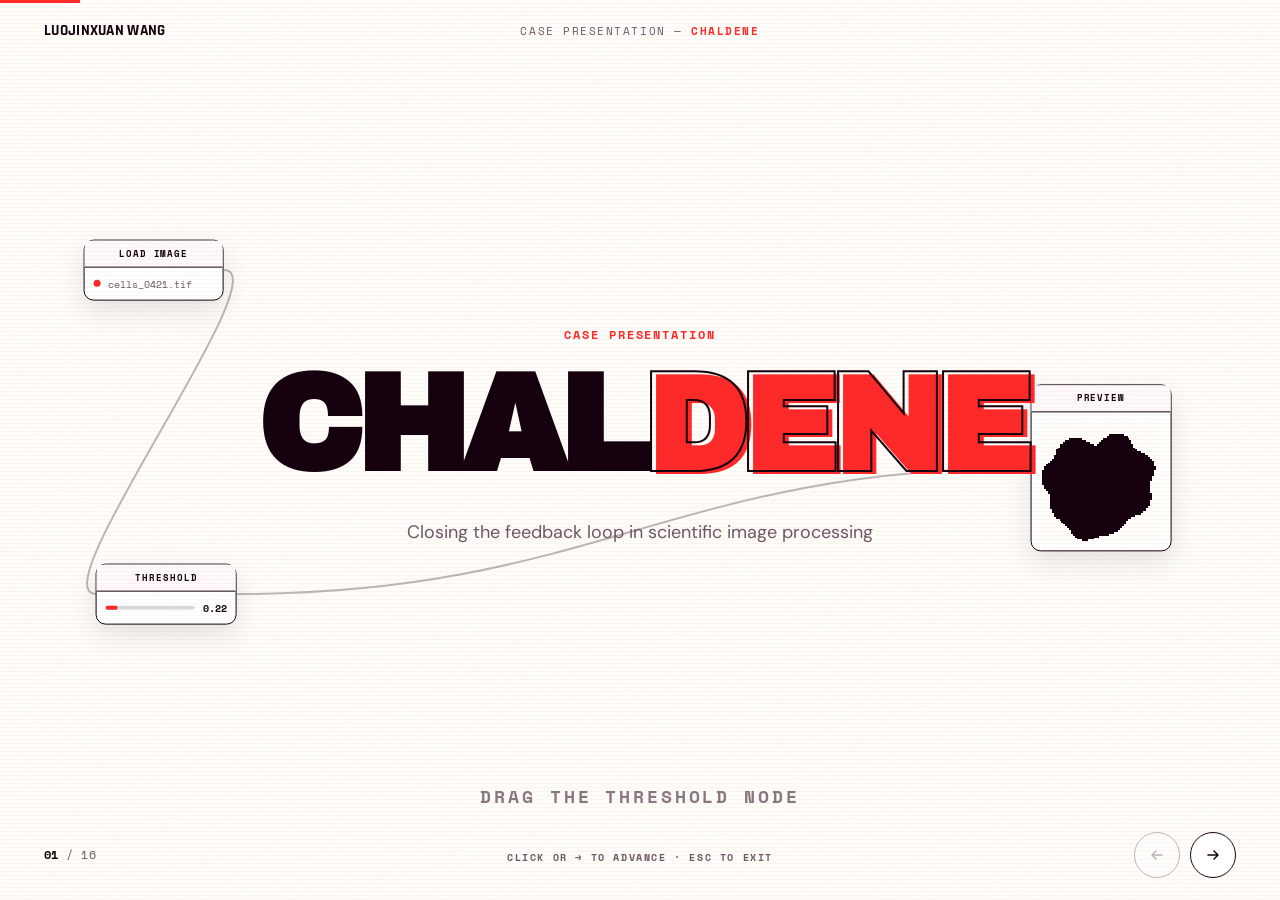
<file: slides-chaldene.html>
<!doctype html>
<html lang="en">

<head>
  <meta charset="UTF-8" />
  <meta name="viewport" content="width=device-width, initial-scale=1.0" />
  <meta name="theme-color" content="#ff2a2a" />
  <title>Chaldene — Case Presentation | Luojinxuan Wang</title>
  <meta name="description"
    content="Case presentation: closing the feedback loop in scientific image processing at DFKI." />
  <link rel="icon"
    href="data:image/svg+xml,%3Csvg xmlns='http://www.w3.org/2000/svg' viewBox='0 0 32 32'%3E%3Crect width='32' height='32' fill='%23fffdf9'/%3E%3Ccircle cx='13' cy='16' r='8' fill='%23ff2a2a'/%3E%3Crect x='15' y='8' width='12' height='12' rx='2.5' fill='%2316020e'/%3E%3Ccircle cx='11' cy='11' r='5' fill='none' stroke='%23f4cbd9' stroke-width='2.6'/%3E%3C/svg%3E" />
  <link rel="preconnect" href="https://fonts.googleapis.com" />
  <link rel="preconnect" href="https://fonts.gstatic.com" crossorigin />
  <link
    href="https://fonts.googleapis.com/css2?family=Archivo+Black&family=DM+Sans:wght@400;500;600;700&family=Rajdhani:wght@500;600;700&family=Space+Mono:wght@400;700&display=swap"
    rel="stylesheet" />
  <link rel="stylesheet" href="assets/css/slides.css" />
</head>

<body>
  <div class="noise"></div>
  <div class="scanlines"></div>
  <div class="deck-progress" aria-hidden="true"></div>

  <header class="deck-header">
    <a class="deck-brand" href="index.html">LUOJINXUAN WANG</a>
    <span class="deck-header-label mono">Case presentation — <b>Chaldene</b></span>
  </header>

  <main class="deck" aria-label="Chaldene case presentation slides">
    <div class="deck-track">
      <!-- 01 · Title -->
      <section class="slide slide--title" aria-label="Title">
        <!-- Decorative: a working miniature of the case — drag the threshold node and the
               preview re-renders. Pointer-only, hidden from assistive tech. -->
        <div class="hero-deco hero-lab" data-no-advance aria-hidden="true">
          <svg class="lab-wires">
            <path class="wire"></path>
            <path class="wire"></path>
          </svg>
          <div class="lab-node" data-node="0" style="--x: 12%; --y: 30%">
            <span class="ln-head">load image</span>
            <span class="ln-body"><i class="ln-dot"></i>cells_0421.tif</span>
          </div>
          <div class="lab-node" data-node="1" style="--x: 13%; --y: 66%">
            <span class="ln-head">threshold</span>
            <span class="ln-body"><span class="ln-slider"><i></i></span><b class="ln-val">0.42</b></span>
          </div>
          <div class="lab-node" data-node="2" style="--x: 86%; --y: 52%">
            <span class="ln-head">preview</span>
            <span class="ln-body"><canvas class="ln-canvas" width="64" height="64"></canvas></span>
          </div>
          <p class="deco-hint mono">Drag the threshold node</p>
        </div>
        <div class="slide-inner">
          <span class="kicker" data-s="1">Case presentation</span>
          <h1 class="deck-name display" data-s="2">CHAL<span class="outline">DENE</span></h1>
          <p class="deck-sub" data-s="3">Closing the feedback loop in scientific image processing</p>
        </div>
      </section>

      <!-- 02 · Context -->
      <section class="slide slide--statement slide--context-visual" aria-label="Context: team and duration">
        <span class="slide-num mono"><b>02</b> — Context</span>
        <div class="slide-inner">
          <div class="context-board">
            <div class="context-metrics" data-s="3">
              <article class="context-metric context-metric--time" data-build="1">
                <span class="context-number">10</span>

                <div>
                  <strong>Months</strong>
                </div>
              </article>

              <span class="context-plus" aria-hidden="true">×</span>

              <article class="context-metric context-metric--team context-metric--dfki" data-build="2">
                <span class="context-number context-number--word">DFKI</span>

                <div>
                  <small>Research assistant @ Agents &amp; Simulated Reality group</small>
                </div>
              </article>
            </div>

            <div class="context-flow" data-s="4">
              <article class="context-phase" data-build="3">
                <span class="context-phase-num mono">01</span>

                <div class="context-phase-icon" aria-hidden="true">
                  <svg viewBox="0 0 24 24">
                    <path d="M4 20 8.5 19 19 8.5 15.5 5 5 15.5 4 20Z"></path>
                    <path d="m13.5 7 3.5 3.5"></path>
                    <path d="M4 4h6M4 8h3"></path>
                  </svg>
                </div>

                <div>
                  <strong>Design</strong>
                  <span>Web UI · UX · Software Architecture</span>
                </div>
              </article>

              <div class="context-arrow" aria-hidden="true">
                <span></span>

                <svg viewBox="0 0 24 24">
                  <path d="M5 12h14M14 7l5 5-5 5"></path>
                </svg>
              </div>

              <article class="context-phase context-phase--design" data-build="4">
                <span class="context-phase-num mono">02</span>

                <div class="context-phase-icon" aria-hidden="true">
                  <svg viewBox="0 0 24 24">
                    <path d="M8 9 4 12l4 3"></path>
                    <path d="m16 9 4 3-4 3"></path>
                    <path d="m14 5-4 14"></path>
                  </svg>
                </div>

                <div>
                  <strong>Full-stack delivery</strong>
                  <span>React · Python · JupyterLab integration</span>
                </div>
              </article>
            </div>
          </div>
        </div>
      </section>


      <!-- 03 · Persona -->
      <section class="slide slide--persona-profile" aria-label="Target user">
        <span class="slide-num mono"><b>03</b> — The user</span>

        <div class="slide-inner">
          <header class="persona-profile-head">

            <h2 class="case-story-head" data-s="2">
              She Knows What a
              <span class="hl">Good Result</span> Looks Like
            </h2>
          </header>

          <div class="persona-profile">
            <figure class="persona-profile-image" data-s="3">
              <img src="assets/images/slide-microscopy.jpg"
                alt="Immunohistochemically stained tissue with colonic glands" loading="eager" />

              <span class="persona-image-tag mono">Typical input</span>

              <figcaption>
                Immunohistochemically stained tissue image
              </figcaption>
            </figure>

            <div class="persona-workflow" data-s="4">
              <article class="persona-workflow-row">
                <div>
                  <small>Expert in</small>
                  <strong>
                    Judging whether an analysis result is scientifically meaningful
                  </strong>
                </div>
              </article>

              <article class="persona-workflow-row">
                <div>
                  <small>Works on</small>
                  <strong>
                    Hundreds of cell and tissue images per experiment
                  </strong>
                </div>
              </article>


              <article class="persona-workflow-row persona-workflow-row--accent">
                <div>
                  <small>Natural workflow</small>
                  <strong>
                    Change → inspect → judge → repeat
                  </strong>
                </div>
              </article>
            </div>
          </div>
        </div>
      </section>

      <!-- 04 · Pain point: code first -->
      <section class="slide slide--code-barrier" aria-label="Pain point: programming required before image analysis">
        <span class="slide-num mono"><b>04</b> — Pain point</span>

        <div class="slide-inner">
          <div class="code-barrier-copy">
            <h2 class="case-story-head" data-s="2">
              The Analysis Starts With
              <span class="hl">Everything But the Image</span>
            </h2>

            <div class="code-barrier-steps" data-s="4">
              <article class="code-barrier-step">

                <div>
                  <small>Configure</small>
                  <strong>Set up Python, environments and dependencies</strong>
                </div>
              </article>

              <article class="code-barrier-step">

                <div>
                  <small>Learn</small>
                  <strong>
                    NumPy · SciPy · scikit-image · OpenCV · Matplotlib
                  </strong>
                </div>
              </article>

              <article class="code-barrier-step code-barrier-step--accent">

                <div>
                  <small>Translate</small>
                  <strong>Write code → Debug? → rerun</strong>
                </div>
              </article>
            </div>
          </div>

          <div class="code-card code-barrier-card" data-s="5">
            <div class="code-head">
              <i></i>
              <i></i>
              <i></i>
              <span>Prerequisite · count_cells.py</span>
            </div>

            <pre><span class="c-dim">$</span> conda create -n imaging python=3.10
<span class="c-dim">$</span> pip install numpy scikit-image opencv-python

<span class="c-kw">import</span> numpy <span class="c-kw">as</span> np
<span class="c-kw">from</span> skimage <span class="c-kw">import</span> io, filters, measure

img    = io.imread(<span class="c-str">"cells_0421.tif"</span>)
gray   = img.mean(axis=<span class="c-str">2</span>)
t      = filters.threshold_otsu(gray)
binary = gray &gt; t        <span class="c-cmt"># is this right? run again…</span>
cells  = measure.label(binary)</pre>

            <div class="code-barrier-note mono">
              The scientific work has not started yet
            </div>
          </div>
        </div>
      </section>

      <!-- 05 · Pain point stayed: seeing -->
      <section class="slide slide--visual-gap" aria-label="Pain point: visual feedback remained limited">
        <span class="slide-num mono"><b>05</b> — Pain point</span>

        <!-- Reveal: the original workflow is on screen from the start; click 1
             marks the three faults, click 2 lands the headline verdict. -->
        <div class="slide-inner">
          <h2 class="case-story-head" data-build="2">
            Code Barrier Gone<br />
            The <span class="hl">Blindfold</span> Stayed
          </h2>

          <figure class="visual-gap-shot" style="--ar: 3038/788" data-s="2">
            <span class="visual-gap-tag mono">Original workflow</span>
            <img src="assets/images/cs-chaldene-old-workflow.png"
              alt="The original Chaldene workflow with parameters entered as text fields and small static previews"
              loading="eager" />
          </figure>

          <ul class="visual-gap-faults" data-build="1" aria-label="What stayed broken">
            <li class="visual-gap-fault">
              <span class="fault-x" aria-hidden="true">×</span>
              <span class="fault-label mono">Parameters</span>
              <strong>Typed blindly</strong>
            </li>
            <li class="visual-gap-fault">
              <span class="fault-x" aria-hidden="true">×</span>
              <span class="fault-label mono">Previews</span>
              <strong>Too small to inspect</strong>
            </li>
            <li class="visual-gap-fault">
              <span class="fault-x" aria-hidden="true">×</span>
              <span class="fault-label mono">Comparison</span>
              <strong>Outside the workflow</strong>
            </li>
          </ul>
        </div>
      </section>

      <!-- 06 · The insight: every fault breaks the same loop -->
      <section class="slide slide--need-loop" aria-label="The insight: every fault breaks the same loop">
        <span class="slide-num mono"><b>06</b> — The insight</span>

        <div class="slide-inner">
          <h2 class="case-story-head need-loop-head" data-s="2">
            Three Faults, <br />
            One Broken <span class="hl">Loop</span>
          </h2>

          <div class="cycle cycle--need" data-build="1">
            <div class="cycle-row">
              <b class="cyc" style="--i: 0">Change</b>
              <i class="cyc-arr" aria-hidden="true"></i>

              <b class="cyc cyc--missing" style="--i: 1">See</b>
              <i class="cyc-arr" aria-hidden="true"></i>

              <b class="cyc" style="--i: 2">Understand</b>
              <i class="cyc-arr" aria-hidden="true"></i>

              <b class="cyc" style="--i: 3">Repeat</b>
            </div>

            <div class="cycle-return">
              <span class="cycle-break" aria-hidden="true"></span>
            </div>

            <p class="cycle-caption">
              Every fault lands on the same step — the loop never turns
            </p>
          </div>
        </div>
      </section>

      <!-- 07 · Design goals -->
      <section class="slide slide--goal-rails" aria-label="Five design goals">
        <span class="slide-num mono"><b>07</b> — Direction</span>

        <div class="slide-inner">
          <h2 class="case-story-head" data-s="2">
            Five Rules Guided<br />
            <span class="hl">Every Decision</span>
          </h2>

          <!-- Reveal: the four support rules land first, leaving a hole in the
               centre row — then the keystone fills it, echoing slide 06's missing step. -->
          <ol class="goal-rails">
            <li class="goal-rail" data-s="3">
              <span class="goal-rail-num mono">01</span>

              <div>
                <strong>Direct manipulation</strong>
                <p>Grab and drag, not type numbers</p>
              </div>
            </li>

            <li class="goal-rail" data-s="4">
              <span class="goal-rail-num mono">02</span>

              <div>
                <strong>Less to remember</strong>
                <p>The system keeps track</p>
              </div>
            </li>

            <li class="goal-rail goal-rail--accent" data-s="6">
              <span class="goal-rail-num mono">03</span>

              <div>
                <strong>Instant feedback</strong>
                <p>Restores the loop's missing step</p>
              </div>
            </li>

            <li class="goal-rail" data-s="5">
              <span class="goal-rail-num mono">04</span>

              <div>
                <strong>Obvious comparison</strong>
                <p>Differences should hit the eye</p>
              </div>
            </li>

            <li class="goal-rail" data-s="5">
              <span class="goal-rail-num mono">05</span>

              <div>
                <strong>Responsive speed</strong>
                <p>Feedback must keep up</p>
              </div>
            </li>
          </ol>
        </div>
      </section>

      <!-- 08 · Solution 1 -->
      <section class="slide slide--parameters" aria-label="Direct manipulation parameter controls">
        <span class="slide-num mono"><b>08</b> — Design</span>

        <div class="slide-inner">
          <!-- Asymmetric stage: the wide controls stack left under the headline,
               the tall cropper owns the full right column — every screenshot
               keeps its natural aspect ratio. -->
          <div class="parameter-stage">
            <div class="parameter-lead">
              <span class="kicker" data-s="1">Solution 01</span>

              <h2 class="case-story-head" data-s="2">
                Manipulate<br />
                <span class="hl">Don’t Type</span>
              </h2>
            </div>

            <figure class="parameter-item parameter-item--slider" data-s="3">
              <span class="parameter-tag mono">Precise</span>
              <img src="assets/images/cs-chaldene-slider.png"
                alt="Hybrid parameter control combining a slider with an exact number field" loading="eager" />
              <figcaption>
                <b>Slider + number</b> — explore fast, document exact values
              </figcaption>
            </figure>

            <figure class="parameter-item parameter-item--histogram" data-s="4">
              <span class="parameter-tag mono">Data-aware</span>
              <img src="assets/images/cs-chaldene-histo.png"
                alt="Histogram control for selecting a threshold range directly from the image distribution"
                loading="eager" />
              <figcaption>
                <b>Histogram range</b> — pick thresholds where the data is
              </figcaption>
            </figure>

            <figure class="parameter-item parameter-item--cropper" data-s="5">
              <span class="parameter-tag mono">Spatial</span>
              <img src="assets/images/cs-chaldene-crop.jpg"
                alt="Visual cropper for selecting an image region by dragging a frame" loading="eager" />
              <figcaption>
                <b>Visual cropper</b> — drag the region, not four coordinates
              </figcaption>
            </figure>
          </div>
        </div>
      </section>

      <!-- 08 · Solution 2 -->
      <section class="slide slide--stack" aria-label="Synchronized image viewer">
        <span class="slide-num mono"><b>08</b> — Design</span>
        <div class="slide-inner">
          <div class="slide-copy">
            <span class="kicker" data-s="1">Solution 02</span>
            <h2 data-s="2">Every Node, <span class="hl">One View</span></h2>
          </div>
          <figure class="shot" data-s="4">
            <video class="shot-video" style="--ar: 1296/346" poster="assets/images/cs-chaldene-nodessync-poster.jpg"
              autoplay loop muted playsinline preload="auto"
              aria-label="Zooming one node moves every other node to the same spot">
              <source src="assets/video/cs-chaldene-nodessync.mp4" type="video/mp4" />
              <source src="assets/video/cs-chaldene-nodessync.webm" type="video/webm" />
            </video>
            <figcaption>Zoom one node — every other node jumps to the same spot</figcaption>
          </figure>
        </div>
      </section>

      <!-- 08 · Solution 3 -->
      <section class="slide slide--split slide--diff" aria-label="Difference map">
        <span class="slide-num mono"><b>08</b> — Design</span>
        <div class="slide-inner">
          <div class="slide-copy">
            <span class="kicker" data-s="1">Solution 03</span>
            <h2 data-s="2">Reveal the Change in <span class="hl">One Click</span></h2>

            <div class="diff-contrast" data-s="3">

              <div class="diff-row diff-row--on">
                <span class="diff-mark" aria-hidden="true">✓</span>

                <div>
                  <small>Toggle Diff</small>
                  <strong>Changed pixels marked, right in the node</strong>
                </div>
              </div>
            </div>
          </div>

          <figure class="shot shot--cap" data-s="4">
            <video class="shot-video" style="--ar: 600/644" poster="assets/images/cs-chaldene-diff-poster.jpg" autoplay
              loop muted playsinline preload="auto"
              aria-label="Toggling Diff on the remove-small-objects node reveals exactly which pixels changed">
              <source src="assets/video/cs-chaldene-diff.mp4" type="video/mp4" />
              <source src="assets/video/cs-chaldene-diff.webm" type="video/webm" />
            </video>
            <figcaption>The map marks exactly what the operation removed</figcaption>
          </figure>
        </div>
      </section>

      <!-- 08 · Solution 4 -->
      <section class="slide slide--batch" aria-label="Batch processing for image collections">
        <span class="slide-num mono"><b>08</b> — Design</span>

        <div class="slide-inner">
          <div class="batch-copy">
            <span class="kicker" data-s="1">
              Solution 04
            </span>

            <h2 class="case-story-head" data-s="2">
              Design for the
              <span class="hl">Series</span><br />
              Not the Sample
            </h2>

            <div class="batch-scale" data-s="3" aria-label="From one image to hundreds">
              <div class="batch-scale-item batch-scale-item--single">
                <span class="mono">Before</span>
                <strong>1</strong>
                <small>image at a time</small>
              </div>

              <div class="batch-scale-arrow" aria-hidden="true">→</div>

              <div class="batch-scale-item batch-scale-item--collection">
                <span class="mono">Research reality</span>
                <strong>100+</strong>
                <small>one managed collection</small>
              </div>
            </div>
          </div>

          <figure class="batch-demo" data-s="4">
            <img src="assets/images/cs-chaldene-batch.jpg"
              alt="Batch interface for selecting and managing whole image collections" loading="eager" />

            <figcaption>
              Select, organise and process complete image series
            </figcaption>
          </figure>
        </div>
      </section>

      <!-- 09 · A decision change -->
      <section class="slide slide--statement slide--anchor-top slide--decision-change"
        aria-label="A decision change: grid search">
        <span class="slide-num mono"><b>09</b> — A decision change</span>
        <!-- Reveal: on entry, "They Asked For a Tree" over the rejected tree
             sketch. Click 1 brings in "They Needed a Gallery" with the gallery
             sketch. Click 2 grows the gallery that actually shipped. -->
        <div class="slide-inner">
          <span class="kicker" data-s="1">Mid-Project Evaluation</span>

          <div class="decision-heads" data-s="2">
            <h2 class="decision-head decision-head--tree">
              They Asked For a <span class="hl">Tree</span>
            </h2>
            <h2 class="decision-head decision-head--gallery" aria-hidden="true">
              They Needed a <span class="hl">Gallery</span>
            </h2>
          </div>

          <div class="reveal-zone">
            <div class="sketch2 sketch2--seq">
              <div class="sketch-card sk-tree" data-s="4">
                <span class="sk-badge is-no" aria-hidden="true">✕</span>
                <svg viewBox="0 0 240 120" fill="none" aria-hidden="true">
                  <rect x="8" y="8" width="70" height="18" rx="4" stroke="currentColor" stroke-width="2" />
                  <path d="M20 26v64M20 44h18M20 66h18M20 90h18" stroke="currentColor" stroke-width="2"
                    stroke-linecap="round" />
                  <rect x="42" y="36" width="60" height="16" rx="4" stroke="currentColor" stroke-width="2" />
                  <rect x="42" y="58" width="60" height="16" rx="4" stroke="currentColor" stroke-width="2" />
                  <rect x="42" y="82" width="60" height="16" rx="4" stroke="currentColor" stroke-width="2" />
                  <path d="M112 44v40M112 58h16M112 84h16" stroke="currentColor" stroke-width="2"
                    stroke-linecap="round" />
                  <rect x="132" y="50" width="52" height="16" rx="4" stroke="currentColor" stroke-width="2" />
                  <rect x="132" y="76" width="52" height="16" rx="4" stroke="currentColor" stroke-width="2" />
                  <text x="196" y="66" font-size="26" fill="currentColor" font-family="monospace">?</text>
                </svg>
                <span class="sk-label">Tree: one direction only. 3+ parameters: unreadable</span>
              </div>

              <div class="sketch-card sk-gallery" data-build="1">
                <span class="sk-badge is-yes" aria-hidden="true">✓</span>
                <svg viewBox="0 0 240 120" fill="none" aria-hidden="true">
                  <rect x="14" y="10" width="60" height="44" rx="5" stroke="currentColor" stroke-width="2" />
                  <rect x="90" y="10" width="60" height="44" rx="5" stroke="currentColor" stroke-width="2" />
                  <rect x="166" y="10" width="60" height="44" rx="5" stroke="currentColor" stroke-width="2" />
                  <rect x="14" y="66" width="60" height="44" rx="5" stroke="currentColor" stroke-width="2" />
                  <rect x="90" y="66" width="60" height="44" rx="5" stroke="#ff2a2a" stroke-width="3" />
                  <path class="sk-check" d="M108 88l8 8 16-16" stroke="#ff2a2a" stroke-width="3" stroke-linecap="round"
                    stroke-linejoin="round" fill="none" />
                  <rect x="166" y="66" width="60" height="44" rx="5" stroke="currentColor" stroke-width="2" />
                </svg>
                <span class="sk-label">Gallery: every combination side by side</span>
              </div>
            </div>

            <figure class="gallery-reveal" data-build="2">
              <img src="assets/images/cs-chaldene-gallery.jpg"
                alt="The grid-search gallery: every parameter combination rendered side by side for comparison"
                loading="eager" />
            </figure>
          </div>
        </div>
      </section>

      <!-- 10 · Under the hood -->
      <section class="slide slide--statement slide--engineering-race" aria-label="Engineering under the hood">
        <span class="slide-num mono"><b>10</b> — Engineering</span>

        <div class="slide-inner">
          <header class="engineering-race-head">
            <span class="kicker" data-s="1">Under the Hood</span>

            <h2 data-s="2">
              More Previews<br />
              <span class="hl">Less Wait</span>
            </h2>
          </header>

          <div class="race">
            <div class="race-row" data-build="1">
              <span class="race-name">
                Send a link, then go and fetch the picture
              </span>

              <div class="race-line">
                <div class="race-bar" style="width: 90%">
                  <span class="seg seg-msg" style="--w: 11">Message</span>
                  <span class="seg seg-wait" style="--w: 34">
                    Screen asks a second time
                  </span>
                  <span class="seg seg-img" style="--w: 45">Picture</span>
                </div>

                <span class="race-flag">On screen</span>
              </div>
            </div>

            <div class="race-row" data-build="2">
              <span class="race-name">
                Send the picture inside the message
              </span>

              <div class="race-line">
                <div class="race-bar" style="width: 75%">
                  <span class="seg seg-both" style="--w: 75">
                    Message with the picture already inside
                  </span>
                </div>

                <span class="race-flag is-win">On screen sooner</span>
              </div>
            </div>
          </div>
        </div>
      </section>

      <!-- 11 · Impact -->
      <section class="slide slide--impact-loop" aria-label="Impact">
        <span class="slide-num mono"><b>11</b> — Impact</span>

        <div class="slide-inner">
          <header class="impact-loop-head">
            <h2 class="case-story-head" data-s="2">
              The Loop Is
              <span class="hl">Closed</span>
            </h2>
          </header>

          <div class="cycle cycle--need cycle--closed" data-build="1">
            <div class="cycle-row">
              <b class="cyc" style="--i: 0">Change</b>
              <i class="cyc-arr" aria-hidden="true"></i>

              <b class="cyc cyc--healed" style="--i: 1">See</b>
              <i class="cyc-arr" aria-hidden="true"></i>

              <b class="cyc" style="--i: 2">Understand</b>
              <i class="cyc-arr" aria-hidden="true"></i>

              <b class="cyc" style="--i: 3">Repeat</b>
            </div>

            <div class="cycle-return"></div>
          </div>


          <div class="impact-comparison" data-build="2">
            <article class="impact-state impact-state--before">
              <span class="mono">Before</span>
              <strong>Type · Run · Guess · Remember</strong>
            </article>

            <span class="impact-comparison-arrow" aria-hidden="true">→</span>

            <article class="impact-state impact-state--after">
              <span class="mono">After</span>
              <strong>Tune · Inspect · Compare · Repeat</strong>
            </article>
          </div>
        </div>
      </section>


      <!-- 12 · Reflection -->
      <section class="slide slide--reflection-visual" aria-label="Reflection: what I learned">
        <span class="slide-num mono"><b>12</b> — Reflection</span>

        <div class="slide-inner">
          <header class="reflection-head">
            <h2 class="case-story-head" data-s="2">
              Two <span class="hl">Lessons</span>
            </h2>
          </header>

          <div class="reflection-lessons">
            <article class="reflection-lesson reflection-lesson--loop" data-build="1">
              <div class="reflection-loop-visual" aria-hidden="true">
                <svg viewBox="0 0 180 180">
                  <path d="M142 57a61 61 0 1 1-24-22" fill="none" stroke="currentColor" stroke-width="9"
                    stroke-linecap="round" />
                  <path d="M102 34 L118 35 L108 22" fill="none" stroke="currentColor" stroke-width="9"
                    stroke-linecap="round" stroke-linejoin="round" />
                </svg>

                <span>↻</span>
              </div>

              <div class="reflection-lesson-copy">
                <strong>
                  Feedback Is<br />
                  Essential
                </strong>
              </div>
            </article>

            <article class="reflection-lesson reflection-lesson--goals" data-build="2">
              <div class="reflection-scale-visual" aria-hidden="true">
                <div class="reflection-speed-lines">
                  <i></i>
                  <i></i>
                  <i></i>
                </div>

                <div class="reflection-scale-stack">
                  <span></span>
                  <span></span>
                  <span></span>
                </div>

                <div class="reflection-scale-arrow">↗</div>
              </div>

              <div class="reflection-lesson-copy">
                <strong>
                  UX Must Perform<br />
                  &amp; Scale
                </strong>
              </div>
            </article>
          </div>
        </div>
      </section>

      <!-- 13 · Next time -->
      <section class="slide slide--next-measure slide--end" aria-label="Next time: measure the impact">
        <span class="slide-num mono"><b>13</b> — Next time</span>

        <div class="slide-inner">
          <header class="next-measure-head">
            <h2 class="case-story-head" data-s="2">
              <span class="hl">Show</span><br />
              It’s Better
            </h2>

            <strong class="next-measure-question" data-s="3">
              By How Much?
            </strong>
          </header>

          <!-- Honest framing: this project shipped on informal feedback (empty
               track), the plan is to measure task times, and the "?" is the
               number that's still missing. -->
          <div class="next-measure-visual" data-build="1">
            <article class="measure-state measure-state--before">
              <div class="measure-state-head">
                <span class="mono">This time</span>
                <strong>Shipped on feel</strong>
              </div>

              <div class="measure-track measure-track--empty"></div>

              <div class="measure-time">
                <span class="measure-clock" aria-hidden="true">❝</span>
                <span>“Feels faster” — no numbers</span>
              </div>
            </article>

            <div class="measure-transition" aria-hidden="true">
              <span>→</span>
            </div>

            <article class="measure-state measure-state--after">
              <div class="measure-state-head">
                <span class="mono">Next time</span>
                <strong>Measure task times</strong>
              </div>

              <div class="measure-track">
                <span class="measure-bar measure-bar--after"></span>
              </div>

              <div class="measure-time">
                <span class="measure-clock" aria-hidden="true">◷</span>
                <span>Baseline → after, per task</span>
              </div>
            </article>

            <div class="measure-delta">
              <span class="mono">The goal</span>
              <strong>?</strong>
            </div>
          </div>

          <div class="deck-actions" data-build="2">
            <a class="deck-cta deck-cta--primary" href="index.html" data-back>
              Back to case study
            </a>

            <a class="deck-cta deck-cta--ghost" href="slides-goodgo.html">
              Next deck: GoodGo →
            </a>
          </div>
        </div>
      </section>

    </div>
  </main>

  <footer class="deck-footer">
    <span class="deck-count mono" aria-live="polite"></span>
    <span class="deck-hint mono" aria-hidden="true">Click or → to advance · Esc to exit</span>
    <div class="deck-nav">
      <button class="deck-btn" type="button" data-nav="prev" aria-label="Previous slide">
        <svg width="16" height="16" viewBox="0 0 16 16" fill="none" aria-hidden="true">
          <path d="M13 8H3M7 4L3 8l4 4" stroke="currentColor" stroke-width="1.5" stroke-linecap="round"
            stroke-linejoin="round"></path>
        </svg>
      </button>
      <button class="deck-btn" type="button" data-nav="next" aria-label="Next slide">
        <svg width="16" height="16" viewBox="0 0 16 16" fill="none" aria-hidden="true">
          <path d="M3 8h10M9 4l4 4-4 4" stroke="currentColor" stroke-width="1.5" stroke-linecap="round"
            stroke-linejoin="round"></path>
        </svg>
      </button>
    </div>
  </footer>

  <script src="assets/js/slides.js" defer></script>
</body>

</html>
</file>
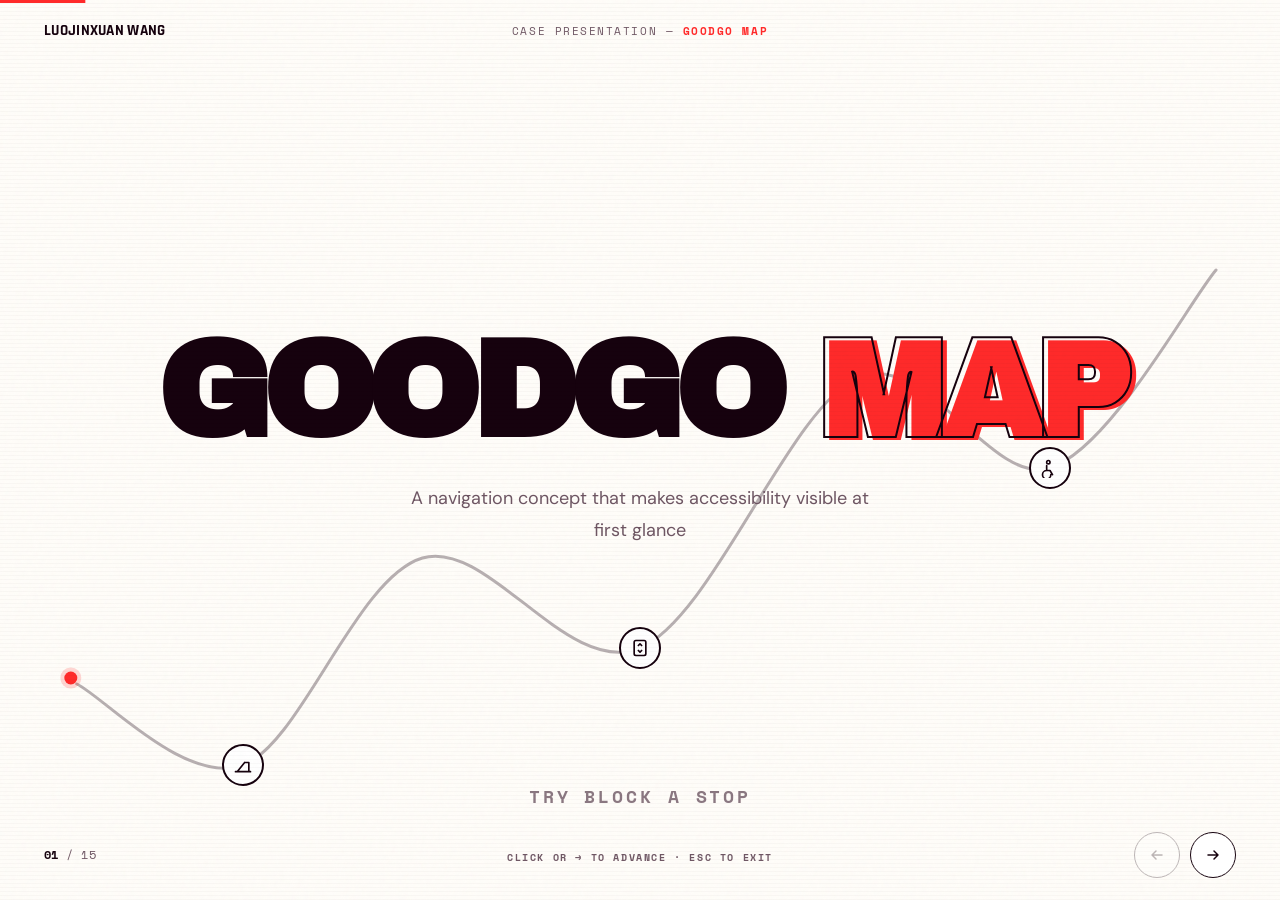
<file: slides-goodgo.html>
<!doctype html>
<html lang="en">

<head>
  <meta charset="UTF-8" />
  <meta name="viewport" content="width=device-width, initial-scale=1.0" />
  <meta name="theme-color" content="#ff2a2a" />
  <title>GoodGo — Case Presentation | Luojinxuan Wang</title>
  <meta name="description"
    content="Case presentation: a navigation concept that makes accessibility visible at first glance." />
  <link rel="icon"
    href="data:image/svg+xml,%3Csvg xmlns='http://www.w3.org/2000/svg' viewBox='0 0 32 32'%3E%3Crect width='32' height='32' fill='%23fffdf9'/%3E%3Ccircle cx='13' cy='16' r='8' fill='%23ff2a2a'/%3E%3Crect x='15' y='8' width='12' height='12' rx='2.5' fill='%2316020e'/%3E%3Ccircle cx='11' cy='11' r='5' fill='none' stroke='%23f4cbd9' stroke-width='2.6'/%3E%3C/svg%3E" />
  <link rel="preconnect" href="https://fonts.googleapis.com" />
  <link rel="preconnect" href="https://fonts.gstatic.com" crossorigin />
  <link
    href="https://fonts.googleapis.com/css2?family=Archivo+Black&family=DM+Sans:wght@400;500;600;700&family=Rajdhani:wght@500;600;700&family=Space+Mono:wght@400;700&display=swap"
    rel="stylesheet" />
  <link rel="stylesheet" href="assets/css/slides.css" />
</head>

<body>
  <div class="noise"></div>
  <div class="scanlines"></div>
  <div class="deck-progress" aria-hidden="true"></div>

  <header class="deck-header">
    <a class="deck-brand" href="index.html">LUOJINXUAN WANG</a>
    <span class="deck-header-label mono">Case presentation — <b>GoodGo Map</b></span>
  </header>

  <main class="deck" aria-label="GoodGo case presentation slides">
    <div class="deck-track">
      <!-- 01 · Title -->
      <section class="slide slide--title" aria-label="Title">
        <div class="hero-deco hero-route" data-no-advance aria-hidden="true">
          <svg class="rt-svg">
            <path class="rt-line"></path>
          </svg>
          <div class="rt-dot"></div>
          <button class="rt-stop" type="button" tabindex="-1" aria-pressed="false" data-stop="0">
            <svg viewBox="0 0 24 24" fill="none" stroke="currentColor" stroke-width="2" stroke-linecap="round"
              stroke-linejoin="round">
              <path d="M3 20h18M5 20l9-11M14 9h5v11"></path>
            </svg>
            <span class="rt-label">Ramp</span>
          </button>
          <button class="rt-stop" type="button" tabindex="-1" aria-pressed="false" data-stop="1">
            <svg viewBox="0 0 24 24" fill="none" stroke="currentColor" stroke-width="2" stroke-linecap="round"
              stroke-linejoin="round">
              <rect x="5" y="3" width="14" height="18" rx="2"></rect>
              <path d="M10 9l2-2 2 2M10 15l2 2 2-2"></path>
            </svg>
            <span class="rt-label">Elevator</span>
          </button>
          <button class="rt-stop" type="button" tabindex="-1" aria-pressed="false" data-stop="2">
            <svg viewBox="0 0 24 24" fill="none" stroke="currentColor" stroke-width="2" stroke-linecap="round"
              stroke-linejoin="round">
              <circle cx="10" cy="5" r="2"></circle>
              <path d="M8 9v6h4l3 5M8 15a5 5 0 1 0 5 5"></path>
            </svg>
            <span class="rt-label">Toilet</span>
          </button>
          <p class="deco-hint mono">Try Block A Stop</p>
        </div>
        <div class="slide-inner">
          <h1 class="deck-name display" data-s="2">GOODGO <span class="outline">Map</span></h1>
          <p class="deck-sub" data-s="3">A navigation concept that makes accessibility visible at first glance</p>
        </div>
      </section>

      <!-- 02 · Context -->
      <section class="slide slide--context-visual" aria-label="Project context">
        <span class="slide-num mono"><b>02</b> — Project snapshot</span>

        <div class="slide-inner">

          <h2 data-s="2">
            <span class="hl">End-to-end</span> Ownership
          </h2>

          <div class="context-board">
            <div class="context-metrics" data-s="3">
              <article class="context-metric context-metric--time" data-build="1">
                <span class="context-number">2</span>
                <div>
                  <strong>Months</strong>
                  <small>University project</small>
                </div>
              </article>

              <span class="context-plus" aria-hidden="true">×</span>

              <article class="context-metric context-metric--team" data-build="2">
                <span class="context-number">2</span>
                <div>
                  <strong>People</strong>
                  <small>I led most of the work</small>
                </div>
              </article>
            </div>

            <div class="context-flow" data-s="4">
              <article class="context-phase" data-build="3">
                <span class="context-phase-num mono">01</span>

                <div class="context-phase-icon" aria-hidden="true">
                  <svg viewBox="0 0 24 24">
                    <circle cx="10.5" cy="10.5" r="6.5"></circle>
                    <path d="m16 16 5 5"></path>
                    <path d="M7.5 10.5h6M10.5 7.5v6"></path>
                  </svg>
                </div>

                <div>
                  <strong>Research</strong>
                  <span>Survey · persona · audit · journey</span>
                </div>
              </article>

              <div class="context-arrow" aria-hidden="true">
                <span></span>
                <svg viewBox="0 0 24 24">
                  <path d="M5 12h14M14 7l5 5-5 5"></path>
                </svg>
              </div>

              <article class="context-phase context-phase--design" data-build="4">
                <span class="context-phase-num mono">02</span>

                <div class="context-phase-icon" aria-hidden="true">
                  <svg viewBox="0 0 24 24">
                    <path d="M4 20 8.5 19 19 8.5 15.5 5 5 15.5 4 20Z"></path>
                    <path d="m13.5 7 3.5 3.5"></path>
                    <path d="M4 4h6M4 8h3"></path>
                  </svg>
                </div>

                <div>
                  <strong>Design</strong>
                  <span>User flow · wireframes · final screens</span>
                </div>
              </article>
            </div>
          </div>
        </div>
      </section>

      <!-- 03 · Problem scenario -->
      <section class="slide slide--comic-day"
        aria-label="Problem scenario: a day disrupted by missing accessibility information">
        <span class="slide-num mono"><b>03</b> — Problem scenario</span>

        <div class="slide-inner">
          <h2 data-s="2">
            4 Destinations,
            <span class="hl">4 Unknowns</span>
          </h2>

          <div class="comic-storyline">
            <!-- Click 1 -->
            <figure class="comic-side-figure" data-story-step="1" aria-hidden="true">
              <img src="assets/images/slide-persona-goodgo.svg" alt="Illustration of a wheelchair user"
                loading="eager" />
            </figure>

            <div class="comic-timeline">
              <!-- Click 2 -->
              <article class="comic-panel" data-story-step="2" aria-hidden="true">
                <span class="comic-time mono">08:30</span>
                <span class="comic-tag">University</span>

                <div class="comic-icon" aria-hidden="true">
                  <svg viewBox="0 0 24 24">
                    <path d="M4 21V8l8-5 8 5v13M9 21v-6h6v6M8 10h.01M12 10h.01M16 10h.01" />
                  </svg>
                </div>

                <div class="comic-sticker">Blocked</div>
                <p class="comic-title">Elevator out of order</p>
              </article>

              <!-- Click 3 -->
              <article class="comic-panel" data-story-step="3" aria-hidden="true">
                <span class="comic-time mono">12:00</span>
                <span class="comic-tag">Pharmacy</span>

                <div class="comic-icon" aria-hidden="true">
                  <svg viewBox="0 0 24 24">
                    <path d="M9 3h6v4h4v14H5V7h4V3ZM9 12h6M12 9v6" />
                  </svg>
                </div>

                <div class="comic-sticker">Detour</div>
                <p class="comic-title">Route ends at a curb</p>
              </article>

              <!-- Click 4 -->
              <article class="comic-panel" data-story-step="4" aria-hidden="true">
                <span class="comic-time mono">15:00</span>
                <span class="comic-tag">Café</span>

                <div class="comic-icon" aria-hidden="true">
                  <svg viewBox="0 0 24 24">
                    <path
                      d="M4 10h14v5a5 5 0 0 1-5 5H9a5 5 0 0 1-5-5v-5ZM18 12h1a3 3 0 0 1 0 6h-2M6 4c0 2 2 2 2 4M11 4c0 2 2 2 2 4" />
                  </svg>
                </div>

                <div class="comic-sticker">Unknown</div>
                <p class="comic-title">Unclear accessibility</p>
              </article>

              <!-- Click 5 -->
              <article class="comic-panel comic-panel--fail" data-story-step="5" aria-hidden="true">
                <span class="comic-time mono">18:00</span>
                <span class="comic-tag">Station</span>

                <div class="comic-icon" aria-hidden="true">
                  <svg viewBox="0 0 24 24">
                    <path
                      d="M6 3h12a2 2 0 0 1 2 2v11a2 2 0 0 1-2 2H6a2 2 0 0 1-2-2V5a2 2 0 0 1 2-2ZM8 21l2-3M16 21l-2-3M8 8h8M8 13h.01M16 13h.01" />
                  </svg>
                </div>

                <div class="comic-sticker">Fails</div>
                <p class="comic-title">No platform lift</p>
              </article>
            </div>
          </div>
        </div>
      </section>


      <!-- 04 · Pain point -->
      <section class="slide slide--pain-overload"
        aria-label="Pain point: juggling apps, Google searches and phone calls">
        <span class="slide-num mono"><b>04</b> — Pain point</span>

        <div class="slide-inner">
          <header class="pain-head">
            <div>
              <span class="kicker" data-s="1">Before she can leave home</span>

              <h2 class="pain-equation" data-s="2">
                <span>Apps</span>
                <i aria-hidden="true">+</i>
                <span>Google</span>
                <i aria-hidden="true">+</i>
                <span>Calls</span>
              </h2>
            </div>

            <div class="pain-score" data-s="3" aria-label="Five information sources, zero certainty">
              <span>
                <b data-source-count aria-live="polite">0</b>
                sources
              </span>

              <span>
                <b>0</b>
                certainty
              </span>
            </div>
          </header>

          <div class="pain-stage" data-s="4">
            <div class="collage">
              <figure class="col-item col-search" data-build="4" data-tag="SEARCH">
                <img src="assets/images/collage-search.png" alt="Search engine results for café accessibility"
                  loading="eager" />
              </figure>

              <figure class="col-item col-train" data-build="3" data-tag="TRANSIT">
                <img src="assets/images/collage-train.png" alt="A rail journey app listing outbound connections"
                  loading="eager" />
              </figure>

              <figure class="col-item col-a11y" data-build="2" data-tag="SPECIALIST">
                <img src="assets/images/collage-a11y.png" alt="Wheelmap marking places by wheelchair accessibility"
                  loading="eager" />
              </figure>

              <figure class="col-item col-map" data-build="1" data-tag="MAP">
                <img src="assets/images/collage-map.png" alt="Google Maps showing a route and travel-mode options"
                  loading="eager" />
              </figure>

              <figure class="col-item col-call" data-build="5" data-tag="CALL">
                <img src="assets/images/collage-call.png" alt="A phone call in progress to the venue" loading="eager" />
              </figure>
            </div>
          </div>
        </div>
      </section>



      <!-- 05 ·Survey research -->
      <section class="slide slide--stack" aria-label="Survey research">
        <span class="slide-num mono"><b>05</b> — Research</span>
        <div class="slide-inner">
          <div class="slide-copy">
            <h2 data-s="2"><span class="hl">~80 Answers</span> Set the Direction</h2>
          </div>
          <div class="chart-row" data-s="4">
            <figure class="ctrl">
              <div class="ctrl-media">
                <img src="assets/images/cs-goodgo-infogather.png"
                  alt="Survey chart: how wheelchair users currently gather accessibility information" loading="eager" />
              </div>
              <figcaption>No efficient info source</figcaption>
            </figure>
            <figure class="ctrl">
              <div class="ctrl-media">
                <img src="assets/images/cs-goodgo-importantinfo.png"
                  alt="Survey chart: which accessibility information matters most when visiting a new place"
                  loading="eager" />
              </div>
              <figcaption>Bathroom access matters most</figcaption>
            </figure>
            <figure class="ctrl">
              <div class="ctrl-media">
                <img src="assets/images/cs-goodgo-community.png"
                  alt="Survey chart: importance of community engagement, averaging 8.6 out of 10" loading="eager" />
              </div>
              <figcaption>Community engagement averaged 8.6 out of 10</figcaption>
            </figure>
          </div>
        </div>
      </section>

      <!-- 06 · Surprising finding -->
      <section class="slide slide--finding"
        aria-label="Surprising finding: wrong accessibility information is worse than missing information">
        <span class="slide-num mono">
          <b>06</b> — Assumption broke
        </span>

        <div class="slide-inner">
          <header class="finding-head">

            <h2 data-s="2">
              <span class="hl">Wrong Info</span><br />
              Is Worse Than No Info
            </h2>
          </header>

          <div class="finding-compare">
            <article class="finding-side finding-side--assumed" data-s="3">
              <span class="finding-label mono">We assumed</span>

              <div class="finding-word">
                <span>Missing</span>
                <small>?</small>
              </div>

              <p>
                Data is missing.<br />
                <strong>Add more of it.</strong>
              </p>
            </article>

            <div class="finding-shift" data-s="4" aria-hidden="true">
              <span class="finding-shift-line"></span>

              <div class="finding-shift-mark">
                ≠
              </div>

              <span class="finding-shift-line"></span>
            </div>

            <article class="finding-side finding-side--learned" data-s="4">
              <span class="finding-label mono">We learned</span>

              <div class="finding-word">
                <span>Wrong</span>
                <small>!</small>
              </div>

              <p>
                Marked accessible.<br />
                <strong>She arrives. It is locked.</strong>
              </p>
            </article>
          </div>

          <div class="finding-impact" data-s="5">
            <span class="finding-impact-icon" aria-hidden="true">
              ×
            </span>

            <p>
              The journey fails.<br />
              <strong>Trust disappears with it.</strong>
            </p>
          </div>
        </div>
      </section>

      <!-- 07 · What users really want -->
      <section class="slide slide--needs" aria-label="What users really want">
        <span class="slide-num mono"><b>07</b> — The need</span>

        <div class="slide-inner">
          <header class="needs-head">
            <h2 data-s="2">
              What They <span class="hl">Really Want</span>
            </h2>
          </header>

          <div class="needs-hub" data-s="3">
            <div class="needs-column needs-column--left">
              <article class="need-item">
                <span class="need-number mono">N·01</span>

                <div class="need-icon" aria-hidden="true">
                  <!-- Place suitability -->
                  <svg viewBox="0 0 24 24">
                    <path d="M5 20V4h10v16"></path>
                    <path d="M15 9h4v11"></path>
                    <path d="M8 8h4"></path>
                    <path d="m8 14 2 2 4-5"></path>
                  </svg>
                </div>

                <div class="need-copy">
                  <h3>Sufficient accessibility info</h3>
                </div>
              </article>

              <article class="need-item">
                <span class="need-number mono">N·02</span>

                <div class="need-icon" aria-hidden="true">
                  <!-- Journey planning -->
                  <svg viewBox="0 0 24 24">
                    <path d="M6 19c0-4 3-5 6-5s6-1 6-5"></path>
                    <circle cx="6" cy="19" r="2"></circle>
                    <circle cx="18" cy="7" r="2"></circle>
                    <path d="M9 9h3"></path>
                    <path d="m10.5 7.5 1.5 1.5-1.5 1.5"></path>
                  </svg>
                </div>

                <div class="need-copy">
                  <h3>Entire journey within one app</h3>
                </div>
              </article>
            </div>

            <div class="needs-core">
              <strong>
                Confidence<br />
                throughout<br />
                the journey
              </strong>
            </div>

            <div class="needs-column needs-column--right">
              <article class="need-item">
                <span class="need-number mono">N·03</span>

                <div class="need-icon" aria-hidden="true">
                  <!-- Reliable information -->
                  <svg viewBox="0 0 24 24">
                    <path d="M12 3 19 6v5c0 4.5-2.8 7.7-7 10-4.2-2.3-7-5.5-7-10V6l7-3Z"></path>
                    <path d="m8.5 12 2.2 2.2 4.8-5"></path>
                  </svg>
                </div>

                <div class="need-copy">
                  <h3>Accurate accessibility info</h3>
                </div>
              </article>

              <article class="need-item">
                <span class="need-number mono">N·04</span>

                <div class="need-icon" aria-hidden="true">
                  <!-- Easy contribution -->
                  <svg viewBox="0 0 24 24">
                    <path d="M4 5h16v11H9l-5 4V5Z"></path>
                    <path d="M12 8v5"></path>
                    <path d="M9.5 10.5h5"></path>
                  </svg>
                </div>

                <div class="need-copy">
                  <h3>Share lived experience</h3>
                </div>
              </article>
            </div>
          </div>
      </section>

      <!-- 08 · Competitive audit -->
      <section class="slide slide--auditline" aria-label="Audit findings and design decisions">
        <span class="slide-num mono">
          <b>08</b> — Competitive audit
        </span>

        <div class="slide-inner">
          <h2 class="audit-title" data-s="2">
            <span class="audit-title-inner">
              <span>Audit Findings</span>

              <span class="audit-title-reveal">
                <span class="hl">→</span>
                <span>Design Decisions</span>
              </span>
            </span>
          </h2>
          
          <!-- Click trigger -->
          <span
            class="audit-reveal-trigger"
            data-build="1"
            aria-hidden="true"
          ></span>

          <div class="audit-rail" data-s="3">
            <!-- Larger audit evidence -->
            <aside class="audit-proof">

              <figure class="audit-proof-card">
                <img src="assets/images/audit-wheelmap-board.png" alt="Competitive audit board for Wheelmap"
                  loading="eager" />
                <figcaption>
                  <strong>Wheelmap</strong>
                  <span>Place accessibility</span>
                </figcaption>
              </figure>

              <figure class="audit-proof-card">
                <img src="assets/images/audit-rongchang-board.png" alt="Competitive audit board for Rong Chang"
                  loading="eager" />
                <figcaption>
                  <strong>Rong Chang</strong>
                  <span>Accessible navigation</span>
                </figcaption>
              </figure>
            </aside>

            <!-- Direct finding-to-decision mapping -->
            <div class="audit-stream">
              <div class="audit-stream-head mono" aria-hidden="true">
                <span>Audit finding</span>
                <span></span>
                <span class="audit-reveal">Design decision</span>
              </div>

              <article class="audit-pair">
                <div class="audit-node audit-node--finding">
                  <span class="audit-node-num mono">F·01</span>
                  <b>Split experience</b>
                </div>

                <div class="audit-pair-arrow audit-reveal" aria-hidden="true">
                  <span></span>
                  <svg viewBox="0 0 24 24">
                    <path d="M5 12h14M14 7l5 5-5 5"></path>
                  </svg>
                </div>

                <div class="audit-node audit-node--decision audit-reveal">
                  <span class="audit-node-num mono">D·01</span>
                  <b>Complete coverage of the journey</b>
                </div>
              </article>

              <article class="audit-pair">
                <div class="audit-node audit-node--finding">
                  <span class="audit-node-num mono">F·02</span>
                  <b>Coverage without clarity</b>
                </div>

                <div class="audit-pair-arrow audit-reveal" aria-hidden="true">
                  <span></span>
                  <svg viewBox="0 0 24 24">
                    <path d="M5 12h14M14 7l5 5-5 5"></path>
                  </svg>
                </div>

                <div class="audit-node audit-node--decision audit-reveal">
                  <span class="audit-node-num mono">D·02</span>
                  <b>Information hierarchy</b>
                </div>
              </article>

              <article class="audit-pair">
                <div class="audit-node audit-node--finding">
                  <span class="audit-node-num mono">F·03</span>
                  <b>Limited community input</b>
                </div>

                <div class="audit-pair-arrow audit-reveal" aria-hidden="true">
                  <span></span>
                  <svg viewBox="0 0 24 24">
                    <path d="M5 12h14M14 7l5 5-5 5"></path>
                  </svg>
                </div>

                <div class="audit-node audit-node--decision audit-reveal">
                  <span class="audit-node-num mono">D·03</span>
                  <b>Strong contribution loop</b>
                </div>
              </article>
            </div>
      </section>


      <!-- 09 · Decision 1 -->
      <section class="slide slide--decision decision--integration" aria-label="Decision one: integration">
        <span class="slide-num mono"><b>09</b> — Design</span>

        <div class="slide-inner">
          <div class="decision-copy">
            <span class="kicker" data-s="1">Decision 01 · Integration</span>

            <h2 data-s="2">
              <span class="hl">One Journey</span><br />
              Without Another App
            </h2>

            <div class="decision-logic" data-s="3">
            </div>
          </div>

          <div class="decision-visual integration-visual" data-s="4">
            <figure class="shot integration-shortcuts" style="--ar: 858/280">
              <img src="assets/images/cs-goodgo-shortcuts.png"
                alt="Accessibility shortcut tabs for toilets, elevators, ramps and parking" loading="eager" />
              <figcaption>Start with accessibility needs</figcaption>
            </figure>

            <div class="integration-arrow" aria-hidden="true">→</div>

            <figure class="shot decision-phone integration-phone" style="--ar: 858/1175">
              <img src="assets/images/cs-goodgo-wheeling.png"
                alt="Wheeling mode with accessible facilities marked along the route" loading="eager" />
              <figcaption>Continue through one accessible journey</figcaption>
            </figure>
          </div>
        </div>
      </section>


      <!-- 10 · Decision 2 -->
      <section class="slide slide--decision decision--effort" aria-label="Decision two: effort as routing criterion">
        <span class="slide-num mono"><b>09</b> — Design</span>

        <div class="slide-inner">
          <div class="decision-copy">
            <span class="kicker" data-s="1">Decision 02 · Route Preference</span>

            <h2 data-s="2">
              Optimise for <br /><span class="hl">Effort</span>
            </h2>

            <div class="decision-logic" data-s="3">
            </div>
          </div>

          <div class="decision-visual effort-visual" data-s="4">
            <figure class="shot decision-phone effort-phone" style="--ar: 954/1962">
              <img src="assets/images/cs-goodgo-7.png"
                alt="Trip preferences including least wheeling, lowest wheel intensity and accessible parking"
                loading="eager" />
            </figure>

            <div class="effort-factor effort-factor--one">
              <span aria-hidden="true">↔</span>
              <b>Wheeling distance</b>
            </div>

            <div class="effort-factor effort-factor--two">
              <span aria-hidden="true">◒</span>
              <b>Wheel intensity</b>
            </div>

            <div class="effort-factor effort-factor--three">
              <span aria-hidden="true">P</span>
              <b>Accessible parking</b>
            </div>
          </div>
        </div>
      </section>


      <!-- 11 · Decision 3 -->
      <section class="slide slide--decision decision--depth" aria-label="Decision three: layered information depth">
        <span class="slide-num mono"><b>09</b> — Design</span>

        <div class="slide-inner">
          <div class="decision-copy">
            <span class="kicker" data-s="1">Decision 03 · Information hierarchy</span>

            <h2 data-s="2">
              <span class="hl">Clear</span>, Not Crowded
            </h2>

            <div class="decision-logic" data-s="3">
            </div>
          </div>

          <div class="decision-visual depth-visual" data-s="4">
            <figure class="shot decision-phone depth-phone" style="--ar: 954/1962">
              <img src="assets/images/cs-goodgo-2.png"
                alt="Accessible facilities panel showing step-free access, door widths and bathroom details"
                loading="eager" />
              <figcaption>Detailed information without overloading the main map</figcaption>
            </figure>

            <div class="depth-layers">
              <article class="depth-layer depth-layer--primary">
                <span class="mono">Layer 01</span>
                <b>At first glance</b>
                <p>Accessibility rating</p>
              </article>

              <div class="depth-layer-arrow" aria-hidden="true">↓</div>

              <article class="depth-layer">
                <span class="mono">Layer 02</span>
                <b>On demand</b>
                <p>Facility details</p>
              </article>
            </div>
          </div>
        </div>
      </section>


      <!-- 12 · Decision 4 -->
      <section class="slide slide--decision decision--trust" aria-label="Decision four: designing trust">
        <span class="slide-num mono"><b>09</b> — Design</span>

        <div class="slide-inner">
          <div class="decision-copy">
            <span class="kicker" data-s="1">Decision 04 · Trust</span>

            <h2 data-s="2">
              Make Information<br />
              <span class="hl">Alive</span>
            </h2>

            <div class="decision-logic" data-s="3">
            </div>
          </div>

          <div class="decision-visual trust-visual" data-s="4">
            <div class="trust-phones">
              <figure class="shot trust-phone" style="--ar: 954/1962">
                <img src="assets/images/cs-goodgo-4.png" alt="Ramp detail showing a live in-service status"
                  loading="eager" />
                <figcaption>Check live status</figcaption>
              </figure>

              <div class="trust-phone-arrow" aria-hidden="true">→</div>

              <figure class="shot trust-phone" style="--ar: 954/1962">
                <img src="assets/images/cs-goodgo-6.png"
                  alt="Problem report options including wrong information, steps, objects on the road and rough ground"
                  loading="eager" />
                <figcaption>Report problems</figcaption>
              </figure>
            </div>

            <div class="trust-loop" aria-label="Trust contribution loop">
              <span><b>01</b> Check</span>
              <i aria-hidden="true">→</i>
              <span><b>02</b> Report</span>
              <i aria-hidden="true">→</i>
              <span><b>03</b> Improve</span>
            </div>
          </div>
        </div>
      </section>

      <!-- 10 · Impact -->
      <section class="slide slide--impact" aria-label="Design impact">
        <span class="slide-num mono"><b>10</b> — Impact & Lessons learned</span>

        <div class="slide-inner">
          <header class="impact-head">

            <h2 data-s="2">
              Whole Journey,
              <span class="hl">One App</span>
            </h2>
          </header>

          <div class="impact-bottom">
            <!-- Trade-off -->
            <article class="impact-tradeoff" data-build="1" aria-hidden="true">
              <span class="impact-label mono">Deliberate trade-off</span>

              <div class="impact-tradeoff-title">
                <span aria-hidden="true">≠</span>
                <h3>Familiar on purpose</h3>
              </div>
              <strong>A correct route beats new-looking buttons.</strong>
            </article>

            <!-- Transferable principles -->
            <div class="impact-principles" data-build="2" aria-hidden="true">
              <div class="impact-principle-grid">
                <article class="impact-principle">
                  <span class="mono">P·01</span>
                  <b>Entry point</b>
                  <small>instead of another filter</small>
                </article>

                <article class="impact-principle">
                  <span class="mono">P·02</span>
                  <b>Effort</b>
                  <small>instead of time alone</small>
                </article>

                <article class="impact-principle">
                  <span class="mono">P·03</span>
                  <b>Layered depth</b>
                  <small>instead of information overload</small>
                </article>

                <article class="impact-principle">
                  <span class="mono">P·04</span>
                  <b>Community-powered updates</b>
                  <small>instead of operator-only database maintenance</small>
                </article>
              </div>
            </div>
          </div>
        </div>
      </section>

      <!-- 11 · Reflection / End -->
      <section class="slide slide--reflection" aria-label="Reflection">
        <span class="slide-num mono"><b>11</b> — Reflection</span>

        <div class="slide-inner">
          <div class="reflection-shift">
            <article class="reflection-card reflection-card--ask" data-s="3">
              <span class="reflection-number mono">01</span>
              <span class="reflection-label mono">What we did</span>

              <strong>Ask</strong>

              <div class="reflection-method">
                <span>Survey</span>
                <p>What people believe</p>
              </div>
            </article>

            <div class="reflection-arrow" data-s="4" aria-hidden="true">→</div>

            <article class="reflection-card reflection-card--test" data-s="5">
              <span class="reflection-number mono">02</span>
              <span class="reflection-label mono">What comes next</span>

              <strong>Test</strong>

              <div class="reflection-method">
                <span>Clickable prototype<br />on a real planned route</span>
                <p>What actually breaks</p>
              </div>
            </article>
          </div>
        </div>
      </section>

      <!-- 12 · The gap I left -->
      <section class="slide slide--gap slide--end" aria-label="The accessible taxi feature gap">
        <span class="slide-num mono"><b>12</b> — Gap</span>

        <!-- Four presentation clicks -->
        <div class="gap-build-sequence" aria-hidden="true">
          <span data-build="1"></span>
          <span data-build="2"></span>
          <span data-build="3"></span>
          <span data-build="4"></span>
        </div>

        <div class="slide-inner">
          <div class="gap-evidence">
            <!-- Visible immediately -->
            <figure class="shot emph gap-research" style="--ar: 1470/1292">
              <span class="gap-evidence-label mono">Research signal</span>

              <img class="gap-research-base" src="assets/images/cs-goodgo-frustrated.png"
                alt="Survey chart of travel frustrations, led by limited transportation options at 37 responses"
                loading="eager" />

              <img class="emph-focus" src="assets/images/cs-goodgo-frustrated.png" alt="" aria-hidden="true"
                loading="eager" />

              <span class="emph-box" aria-hidden="true"></span>
            </figure>

            <!-- Appears on click 2 -->
            <div class="gap-arrow" aria-hidden="true">→</div>

            <figure class="shot gap-result" style="--ar: 858/127">
              <img src="assets/images/cs-goodgo-modes.png"
                alt="Travel-mode tabs including an accessible-taxi option alongside car, transit and wheeling"
                loading="eager" />

              <!-- Appears on click 3 -->
              <figcaption>
                The accessible-taxi mode exists<br />The experience behind it does not
              </figcaption>
            </figure>
          </div>

          <!-- Appears on click 4 -->
          <div class="deck-actions">
            <a class="deck-cta deck-cta--primary" href="index.html" data-back>
              Back to case study
            </a>

            <a class="deck-cta deck-cta--ghost" href="slides-chaldene.html">
              Next deck: Chaldene →
            </a>
          </div>
        </div>
      </section>
    </div>
  </main>

  <footer class="deck-footer">
    <span class="deck-count mono" aria-live="polite"></span>
    <span class="deck-hint mono" aria-hidden="true">Click or → to advance · Esc to exit</span>
    <div class="deck-nav">
      <button class="deck-btn" type="button" data-nav="prev" aria-label="Previous slide">
        <svg width="16" height="16" viewBox="0 0 16 16" fill="none" aria-hidden="true">
          <path d="M13 8H3M7 4L3 8l4 4" stroke="currentColor" stroke-width="1.5" stroke-linecap="round"
            stroke-linejoin="round"></path>
        </svg>
      </button>
      <button class="deck-btn" type="button" data-nav="next" aria-label="Next slide">
        <svg width="16" height="16" viewBox="0 0 16 16" fill="none" aria-hidden="true">
          <path d="M3 8h10M9 4l4 4-4 4" stroke="currentColor" stroke-width="1.5" stroke-linecap="round"
            stroke-linejoin="round"></path>
        </svg>
      </button>
    </div>
  </footer>

  <script src="assets/js/slides.js" defer></script>
</body>

</html>
</file>
<file: assets/css/slides.css>
/* ===== CASE PRESENTATION DECKS: shared styles for slides-chaldene.html / slides-goodgo.html.
   Reuses the site's design tokens so the decks feel like rooms of the same house. ===== */
:root {
  --paper: #fffdf9;
  --white: #ffffff;
  --ink: #16020e;
  --muted: #6f5764;
  --pink: #f7a4c4;
  --pink-soft: #fff9fb;
  --red: #ff2a2a;
  --red-dark: #b60024;
  --line: rgba(22, 2, 14, 0.18);
  --ease: cubic-bezier(0.16, 1, 0.3, 1);
  --ease-move: cubic-bezier(0.77, 0, 0.175, 1);
  --press: scale(0.97);
  --font-body: "DM Sans", -apple-system, BlinkMacSystemFont, "Segoe UI", sans-serif;
  --font-display: "Rajdhani", "Space Grotesk", sans-serif;
  --font-mono: "Space Mono", "SFMono-Regular", Consolas, monospace;
}

* {
  box-sizing: border-box;
}

html,
body {
  height: 100%;
}

body {
  margin: 0;
  background: var(--paper);
  color: var(--ink);
  font-family: var(--font-body);
  line-height: 1.5;
  overflow: hidden;
}

a {
  color: inherit;
  text-decoration: none;
  font: inherit;
}

button {
  font: inherit;
  color: inherit;
}

::selection {
  background: var(--red);
  color: var(--white);
}

:focus-visible {
  outline: 3px solid var(--red);
  outline-offset: 4px;
}

.mono {
  font-family: var(--font-mono);
  letter-spacing: 0.04em;
}

.display {
  font-family: "Archivo Black", "Arial Black", Impact, sans-serif;
  text-transform: uppercase;
  letter-spacing: -0.06em;
}

.outline {
  color: transparent;
  -webkit-text-stroke: 2px var(--ink);
  text-shadow: 5px 3px 0 var(--red);
}

/* ===== TEXTURE OVERLAYS: same film grain + scanlines as the main site. ===== */
.noise,
.scanlines {
  position: fixed;
  inset: 0;
  pointer-events: none;
  z-index: 1000;
}

.noise {
  opacity: 0.055;
  mix-blend-mode: multiply;
  background-image: url("data:image/svg+xml,%3Csvg viewBox='0 0 180 180' xmlns='http://www.w3.org/2000/svg'%3E%3Cfilter id='n'%3E%3CfeTurbulence type='fractalNoise' baseFrequency='.85' numOctaves='3' stitchTiles='stitch'/%3E%3C/filter%3E%3Crect width='100%25' height='100%25' filter='url(%23n)' opacity='.5'/%3E%3C/svg%3E");
}

.scanlines {
  opacity: 0.045;
  background: repeating-linear-gradient(to bottom, transparent 0 3px, rgba(22, 2, 14, 0.55) 3px 4px);
}

/* ===== CHROME: progress bar, header, footer controls. ===== */
.deck-progress {
  position: fixed;
  top: 0;
  left: 0;
  height: 3px;
  width: 100%;
  transform: scaleX(0);
  transform-origin: 0 50%;
  background: var(--red);
  z-index: 1002;
  /* scaleX, not width: composited, so the most-seen animation in the deck never
     touches layout. */
  transition: transform 640ms var(--ease-move);
  will-change: transform;
}

/* Grid, not space-between: the centre label stays centred whether or not the
   deck carries a trailing Esc pill. */
.deck-header {
  position: fixed;
  top: 0;
  left: 0;
  right: 0;
  z-index: 1001;
  display: grid;
  grid-template-columns: 1fr auto 1fr;
  align-items: center;
  gap: 18px;
  padding: 20px clamp(20px, 4vw, 44px);
}

.deck-header-label {
  justify-self: center;
}

.deck-brand {
  font-family: var(--font-display);
  font-weight: 700;
  font-size: 15px;
  letter-spacing: 0.02em;
  transition: color 0.2s ease;
}

.deck-brand:hover {
  color: var(--red);
}

.deck-header-label {
  font-size: 11px;
  text-transform: uppercase;
  letter-spacing: 0.14em;
  color: var(--muted);
}

.deck-header-label b {
  color: var(--red);
  font-weight: 700;
}

.deck-footer {
  position: fixed;
  left: 0;
  right: 0;
  bottom: 0;
  z-index: 1001;
  display: flex;
  align-items: center;
  justify-content: space-between;
  gap: 18px;
  padding: 18px clamp(20px, 4vw, 44px) 22px;
  pointer-events: none;
}

.deck-footer>* {
  pointer-events: auto;
}

.deck-count {
  font-size: 12px;
  color: var(--muted);
}

.deck-count b {
  color: var(--ink);
  font-weight: 700;
}

.deck-hint {
  position: absolute;
  left: 50%;
  top: 50%;
  transform: translate(-50%, -50%);
  text-align: center;
  white-space: nowrap;
  font-size: 10px;
  font-weight: 700;
  text-transform: uppercase;
  letter-spacing: 0.16em;
  color: var(--muted);
  transition: opacity 0.5s var(--ease);
}

.deck-hint.is-hidden {
  opacity: 0;
}

.deck-nav {
  display: flex;
  gap: 10px;
}

.deck-btn {
  width: 46px;
  height: 46px;
  border-radius: 50%;
  border: 1.5px solid var(--ink);
  background: var(--white);
  display: grid;
  place-items: center;
  cursor: pointer;
  transition: background 0.2s ease, color 0.2s ease, transform 160ms var(--ease), opacity 0.2s ease;
}

@media (hover: hover) and (pointer: fine) {
  .deck-btn:hover:not(:disabled) {
    background: var(--ink);
    color: var(--white);
  }
}

.deck-btn:active:not(:disabled) {
  transform: var(--press);
}

.deck-btn:disabled {
  opacity: 0.28;
  cursor: default;
}

/* ===== DECK: horizontal track, one viewport per slide. ===== */
.deck {
  position: fixed;
  inset: 0;
  overflow: hidden;
}

.deck-track {
  display: flex;
  height: 100%;
  transition: transform 640ms var(--ease-move);
  will-change: transform;
}

.slide {
  position: relative;
  flex: 0 0 100%;
  height: 100%;
  display: grid;
  place-items: center;
  padding: clamp(84px, 12vh, 130px) clamp(22px, 6vw, 96px);
  overflow-y: auto;
  /* Collage pieces fly in from outside the frame; never surface a sideways scrollbar. */
  overflow-x: hidden;
}

.slide-inner {
  width: 100%;
  max-width: 1160px;
}

.slide-num {
  position: absolute;
  top: clamp(72px, 10vh, 104px);
  left: clamp(22px, 6vw, 96px);
  font-family: var(--font-mono);
  font-size: 12px;
  color: var(--muted);
  letter-spacing: 0.1em;
}

.slide-num b {
  color: var(--red);
  font-weight: 400;
}

/* Content stagger: children fade/rise in when their slide becomes active. */
.slide [data-s] {
  opacity: 0;
  transform: translateY(14px);
  transition: opacity 0.55s var(--ease), transform 0.55s var(--ease);
}

.slide.is-active [data-s] {
  opacity: 1;
  transform: none;
}

.slide.is-active [data-s="1"] {
  transition-delay: 120ms;
}

.slide.is-active [data-s="2"] {
  transition-delay: 180ms;
}

.slide.is-active [data-s="3"] {
  transition-delay: 240ms;
}

.slide.is-active [data-s="4"] {
  transition-delay: 300ms;
}

.slide.is-active [data-s="5"] {
  transition-delay: 360ms;
}

.slide.is-active [data-s="6"] {
  transition-delay: 420ms;
}

/* ===== SHARED TYPE ===== */
.kicker {
  display: block;
  font-family: var(--font-mono);
  font-size: 12px;
  font-weight: 700;
  text-transform: uppercase;
  letter-spacing: 0.16em;
  color: var(--red);
  margin: 0 0 18px;
}

.slide h2 {
  font-family: var(--font-display);
  font-weight: 700;
  font-size: clamp(1.9rem, 4.6vw, 3.4rem);
  line-height: 1.02;
  letter-spacing: -0.02em;
  margin: 0 0 20px;
  text-wrap: balance;
}

.slide p {
  font-size: clamp(15px, 1.5vw, 18px);
  color: var(--muted);
  line-height: 1.75;
  margin: 0 0 16px;
  max-width: 62ch;
  text-wrap: pretty;
}

.slide p strong {
  color: var(--ink);
}

.slide ul {
  margin: 4px 0 0;
  padding-left: 20px;
  display: flex;
  flex-direction: column;
  gap: 10px;
}

.slide li {
  font-size: clamp(14px, 1.4vw, 17px);
  color: var(--muted);
  line-height: 1.55;
}

.slide li::marker {
  color: var(--red);
}

.slide li strong {
  color: var(--ink);
}

.slide--goal-rails .goal-rail--accent,
.slide--goal-rails .goal-rail--accent strong {
  color: var(--paper);
}

.hl {
  color: var(--red);
}

/* ===== SPEC ROW: rule-bounded mono credits line. Replaces pill chips — reads like
   film credits / a technical spec strip rather than a tag cloud. ===== */
.spec {
  display: flex;
  flex-wrap: wrap;
  align-items: center;
  justify-content: center;
  gap: 0 clamp(11px, 1.4vw, 17px);
  padding: 13px 0;
  border-top: 1px solid var(--line);
  border-bottom: 1px solid var(--line);
  font-family: var(--font-mono);
  font-size: clamp(9.5px, 1vw, 11.5px);
  font-weight: 700;
  text-transform: uppercase;
  letter-spacing: 0.14em;
  color: var(--ink);
}

.spec span {
  display: inline-flex;
  align-items: center;
  gap: clamp(11px, 1.4vw, 17px);
  opacity: 0;
  transform: translateY(6px);
  transition: opacity 0.42s var(--ease), transform 0.42s var(--ease);
}

/* Red dot separator instead of a chip outline. */
.spec span::after {
  content: "";
  width: 4px;
  height: 4px;
  border-radius: 50%;
  background: var(--red);
  flex: 0 0 auto;
}

.spec span:last-child::after {
  display: none;
}

.slide.is-active .spec span {
  opacity: 1;
  transform: none;
}

.slide.is-active .spec span:nth-child(1) {
  transition-delay: 300ms;
}

.slide.is-active .spec span:nth-child(2) {
  transition-delay: 340ms;
}

.slide.is-active .spec span:nth-child(3) {
  transition-delay: 380ms;
}

.slide.is-active .spec span:nth-child(4) {
  transition-delay: 420ms;
}

.slide.is-active .spec span:nth-child(5) {
  transition-delay: 460ms;
}

.slide.is-active .spec span:nth-child(6) {
  transition-delay: 500ms;
}

.spec--left {
  justify-content: flex-start;
  margin-top: 18px;
}

.spec-label {
  display: block;
  margin-top: 20px;
  font-family: var(--font-mono);
  font-size: 10px;
  font-weight: 700;
  text-transform: uppercase;
  letter-spacing: 0.14em;
  color: var(--muted);
}

/* ===== TITLE SLIDE ===== */
.slide--title {
  text-align: center;
}

.deck-name {
  font-size: clamp(3rem, 12vw, 8.5rem);
  line-height: 0.95;
  margin: 0 0 26px;
}

.deck-sub {
  font-size: clamp(16px, 1.8vw, 21px);
  color: var(--muted);
  max-width: 46ch;
  text-align: center;
  margin: 0 auto 26px;
}

.slide p.deck-sub {
  max-width: 46ch;
  text-align: center;
  margin: 0 auto 26px;
}

.deck-spec {
  max-width: 780px;
  margin-inline: auto;
}

/* ===== HERO DECORATIONS: pointer-driven, and specific to each case rather than
   generic shapes. Decorative only — kept out of the tab order and the a11y tree. ===== */
/* z-index 0, not -1: at -1 the slide paints over the decoration and swallows its
   pointer events. The title copy is lifted above it instead. */
.hero-deco {
  position: absolute;
  inset: 0;
  z-index: 0;
  pointer-events: none;
}

.slide--title .slide-inner {
  position: relative;
  z-index: 1;
  pointer-events: none;
}

.slide--title .slide-inner a {
  pointer-events: auto;
}

.deco-hint {
  position: absolute;
  left: 50%;
  bottom: 8%;
  transform: translateX(-50%);
  width: max-content;
  max-width: calc(100% - 40px);
  margin: 0;
  text-align: center;
  font-family: var(--font-mono);
  font-size: 10px;
  font-weight: 700;
  text-transform: uppercase;
  letter-spacing: 0.16em;
  color: var(--muted);
  opacity: 0.8;
  transition: opacity 0.4s var(--ease);
}

.hero-deco.is-touched .deco-hint {
  opacity: 0;
}

/* --- Chaldene: a live node graph. Drag the threshold node, watch the preview --- */
.lab-wires {
  position: absolute;
  inset: 0;
  width: 100%;
  height: 100%;
  overflow: visible;
}

.lab-wires .wire {
  fill: none;
  stroke: var(--ink);
  stroke-opacity: 0.28;
  stroke-width: 2;
}

.lab-node {
  position: absolute;
  left: var(--x);
  top: var(--y);
  transform: translate(-50%, -50%);
  width: clamp(118px, 11vw, 152px);
  background: var(--white);
  border: 1.5px solid var(--ink);
  border-radius: 10px;
  box-shadow: 0 10px 26px rgba(22, 2, 14, 0.1);
  pointer-events: auto;
  cursor: grab;
  touch-action: none;
  user-select: none;
}

.lab-node.is-dragging {
  cursor: grabbing;
  box-shadow: 0 18px 38px rgba(22, 2, 14, 0.18);
}

.ln-head {
  display: block;
  padding: 6px 9px;
  border-bottom: 1.5px solid var(--ink);
  background: var(--pink-soft);
  font-family: var(--font-mono);
  font-size: 9px;
  font-weight: 700;
  text-transform: uppercase;
  letter-spacing: 0.1em;
}

.ln-body {
  display: flex;
  align-items: center;
  gap: 8px;
  padding: 9px;
  font-family: var(--font-mono);
  font-size: 9.5px;
  color: var(--muted);
}

.ln-dot {
  width: 7px;
  height: 7px;
  border-radius: 50%;
  background: var(--red);
  flex: 0 0 auto;
}

.ln-slider {
  position: relative;
  flex: 1;
  height: 4px;
  border-radius: 2px;
  background: rgba(22, 2, 14, 0.14);
}

.ln-slider i {
  position: absolute;
  inset: 0 auto 0 0;
  width: var(--fill, 42%);
  background: var(--red);
  border-radius: 2px;
}

.ln-val {
  font-weight: 700;
  color: var(--ink);
  font-variant-numeric: tabular-nums;
}

.ln-canvas {
  display: block;
  width: 100%;
  height: auto;
  image-rendering: pixelated;
}

/* --- GoodGo: a route you can break. Toggle a stop, the trip fails --- */
.rt-svg {
  position: absolute;
  inset: 0;
  width: 100%;
  height: 100%;
  overflow: visible;
}

.rt-line {
  fill: none;
  stroke: var(--ink);
  stroke-opacity: 0.3;
  stroke-width: 3;
  stroke-linecap: round;
  transition: stroke 0.3s var(--ease), stroke-opacity 0.3s var(--ease);
}

.hero-deco.is-broken .rt-line {
  stroke: var(--red);
  stroke-opacity: 0.55;
  stroke-dasharray: 9 9;
}

.rt-dot {
  position: absolute;
  left: 0;
  top: 0;
  width: 13px;
  height: 13px;
  margin: -6.5px 0 0 -6.5px;
  border-radius: 50%;
  background: var(--red);
  box-shadow: 0 0 0 4px rgba(255, 42, 42, 0.18);
  offset-path: var(--route);
  offset-rotate: 0deg;
  animation: travel 7s linear infinite;
}

@keyframes travel {
  to {
    offset-distance: 100%;
  }
}

.hero-deco.is-broken .rt-dot {
  animation-play-state: paused;
  background: var(--ink);
  box-shadow: none;
  opacity: 0.35;
}

.rt-stop {
  position: absolute;
  left: var(--x);
  top: var(--y);
  transform: translate(-50%, -50%);
  width: 42px;
  height: 42px;
  display: grid;
  place-items: center;
  padding: 0;
  border: 2px solid var(--ink);
  border-radius: 50%;
  background: var(--white);
  color: var(--ink);
  pointer-events: auto;
  cursor: pointer;
  transition: transform 160ms var(--ease), background 0.2s ease, color 0.2s ease, border-color 0.2s ease;
}

.rt-stop:active {
  transform: translate(-50%, -50%) scale(0.94);
}

@media (hover: hover) and (pointer: fine) {
  .rt-stop:hover {
    background: var(--pink-soft);
  }
}

.rt-stop[aria-pressed="true"] {
  background: var(--red);
  border-color: var(--red);
  color: var(--white);
}

.rt-stop svg {
  width: 20px;
  height: 20px;
}

.rt-label {
  position: absolute;
  left: 50%;
  top: calc(100% + 7px);
  transform: translateX(-50%);
  padding: 3px 7px;
  background: var(--ink);
  color: var(--paper);
  font-family: var(--font-mono);
  font-size: 8px;
  font-weight: 700;
  letter-spacing: 0.1em;
  text-transform: uppercase;
  white-space: nowrap;
  opacity: 0;
  transition: opacity 0.2s var(--ease);
}

.rt-stop[aria-pressed="true"] .rt-label,
.rt-stop:hover .rt-label {
  opacity: 1;
}

.rt-stop[aria-pressed="true"] .rt-label {
  background: var(--red);
}

/* ===== STATEMENT SLIDE ===== */
.slide--statement {
  text-align: center;
}

.slide--statement h2 {
  font-size: clamp(1.9rem, 4.6vw, 3.4rem);
  max-width: 22ch;
  margin-inline: auto;
}

.slide--statement p {
  margin-inline: auto;
}

.slide--statement .kicker {
  margin-bottom: 22px;
}

/* ===== SPLIT SLIDE: copy left, media right. ===== */
.slide--split .slide-inner {
  display: grid;
  grid-template-columns: 1.02fr 0.98fr;
  gap: clamp(36px, 6vw, 84px);
  align-items: center;
}

/* ===== REAL SLIDE IMAGES (shipped art / photography). ===== */
.shot {
  margin: 0;
}

.shot img {
  width: 100%;
  aspect-ratio: var(--ar, 1 / 1);
  object-fit: contain;
  display: block;
  border-radius: 14px;
  background: var(--pink-soft);
  box-shadow: 0 18px 44px rgba(22, 2, 14, 0.1);
}

.shot-video {
  width: 100%;
  aspect-ratio: var(--ar, 16 / 9);
  object-fit: cover;
  display: block;
  border-radius: 14px;
  background: var(--pink-soft);
  box-shadow: 0 18px 44px rgba(22, 2, 14, 0.1);
}

/* Portrait screenshots: cap by height so they don't tower over the copy column. */
.shot--cap img {
  width: auto;
  max-width: 100%;
  max-height: 54vh;
  margin-inline: auto;
}

/* A figure that is itself a build step waits its turn. .emph is excluded — that one is
   on screen from the start; only its blur-and-frame emphasis is the build. */
.shot[data-build]:not(.emph) {
  opacity: 0;
  transform: translateY(10px);
  transition: opacity 0.45s var(--ease), transform 0.45s var(--ease);
}

.shot[data-build]:not(.emph).is-shown {
  opacity: 1;
  transform: none;
}

/* ===== EMPHASIS: on click, blur the chart and hold one row sharp inside a red frame.
   A second copy of the image, clipped to that row, sits over the blurred original. ===== */
.emph {
  position: relative;
  z-index: 2;
}

.emph>img:first-of-type {
  transition: filter 0.5s var(--ease);
}

.emph.is-shown>img:first-of-type {
  filter: blur(2.2px);
}

.emph-focus {
  position: absolute;
  inset: 0;
  width: 100%;
  height: 100%;
  box-shadow: none;
  /* the "limited transportation options" row, measured off the source chart */
  clip-path: inset(16.3% 8% 76.2% 0.8%);
  /* grow about the centre of that row, so it swells in place */
  transform-origin: 46.4% 20.05%;
  transform: scale(1);
  opacity: 0;
  transition: opacity 0.4s var(--ease), transform 0.55s var(--ease), filter 0.55s var(--ease);
}

.emph.is-shown .emph-focus {
  opacity: 1;
  transform: scale(1.7);
  filter: drop-shadow(0 14px 30px rgba(22, 2, 14, 0.3));
}

.emph-box {
  position: absolute;
  inset: 16.3% 8% 76.2% 0.8%;
  border: 2.5px solid var(--red);
  border-radius: 3px;
  opacity: 0;
  transform: scale(1);
  transition: opacity 0.4s var(--ease), transform 0.55s var(--ease);
}

.emph.is-shown .emph-box {
  opacity: 1;
  transform: scale(1.7);
}

/* Sized by information density, not equally: the slider is one small widget, so it
   rides beside the heading; the histogram and cropper carry real detail and take
   the full width below. Their columns are proportional to their aspect ratios, so
   both land at exactly the same height with no ragged edge. */
.ctrl-head {
  display: grid;
  grid-template-columns: 1fr auto;
  gap: clamp(22px, 4vw, 56px);
  align-items: center;
}

/* Columns are proportional to each image's aspect ratio, so filling them edge to
   edge lands both at exactly the same height — no ragged bottom. */
.ctrl-pair {
  display: grid;
  grid-template-columns: 1.725fr 0.751fr;
  gap: 16px;
  align-items: start;
  width: 100%;
  max-width: 1080px;
  margin-inline: auto;
}

.ctrl--sm {
  width: clamp(210px, 25vw, 320px);
}

.ctrl {
  margin: 0;
  display: flex;
  flex-direction: column;
  gap: 7px;
  min-width: 0;
}

/* No inner padding and no fill: the screenshots sit flush to their hairline frame.
   Padding was what made the narrower cropper column come up shorter than the
   histogram — it eats proportionally more of a narrow column than a wide one. */
.ctrl-media {
  display: block;
  border: 1px solid var(--line);
  border-radius: 8px;
  overflow: hidden;
  background: none;
  min-width: 0;
}

.ctrl-media img {
  display: block;
  width: 100%;
  height: auto;
}

/* Columns proportional to each chart's aspect ratio, so all three sit flush. */
.chart-row {
  display: grid;
  grid-template-columns: 0.863fr 1.657fr 1.292fr;
  gap: 16px;
  align-items: start;
}

/* Copy above, full-bleed panorama below — for very wide screenshots. */
.slide--stack .slide-inner {
  display: grid;
  gap: clamp(18px, 3vh, 34px);
}

.slide--stack .slide-copy {
  max-width: 74ch;
}

/* ===== SLIDE 12 · tree → gallery =====
   On entry: "They Asked For a Tree" over the rejected tree sketch.
   Click 1: "They Needed a Gallery" arrives with the gallery sketch, which
            slides in beside the tree.
   Click 2: the real result grows out of the gallery sketch. */

/* The two headlines stack: "They Asked For a Tree" stays put, and
   "They Needed a Gallery" drops in beneath it on the first click. */
.decision-heads {
  display: grid;
  justify-items: inherit;
}

.decision-head {
  margin: 0;
}

.decision-head--gallery {
  opacity: 0;
  transform: translateY(10px);
  transition: opacity 0.45s var(--ease), transform 0.45s var(--ease);
}

.slide--decision-change .slide-inner:has(.sk-gallery.is-shown) .decision-head--gallery {
  opacity: 1;
  transform: none;
}

/* The tree sits alone and centred; when the gallery sketch is shown, the strip
   widens and both sketches sit side by side. */
.sketch2.sketch2--seq {
  max-width: 420px;
  margin-inline: auto;
  /* 0fr would still reserve the item's min-content width; an explicit 0% collapses it. */
  grid-template-columns: 100% 0%;
  gap: 0;
  transition: max-width 0.62s var(--ease), grid-template-columns 0.62s var(--ease),
    gap 0.62s var(--ease);
}

.sketch2.sketch2--seq:has(.sk-gallery.is-shown) {
  max-width: 700px;
  grid-template-columns: calc(50% - 9px) calc(50% - 9px);
  gap: 18px;
}

.sk-gallery {
  min-width: 0;
  overflow: hidden;
  opacity: 0;
  transform: translateX(40px);
  transition: opacity 0.5s var(--ease) 0.1s, transform 0.5s var(--ease) 0.1s;
}

.sk-gallery.is-shown {
  opacity: 1;
  transform: none;
}

/* The rejected option only recedes once there is something to reject it for. */
.sketch2.sketch2--seq:has(.sk-gallery.is-shown) .sk-tree svg {
  opacity: 0.4;
  transition: opacity 0.45s var(--ease);
}

.sk-tree .sk-badge,
.sk-gallery .sk-badge {
  opacity: 0;
  transform: scale(0.4);
  transition: opacity 0.3s var(--ease), transform 0.3s var(--ease);
}

.sketch2.sketch2--seq:has(.sk-gallery.is-shown) .sk-tree .sk-badge,
.sk-gallery.is-shown .sk-badge {
  opacity: 1;
  transform: scale(1);
  transition-delay: 0.36s;
}

/* Badges sit inside the card here: .sk-gallery clips overflow while sliding in. */
.sketch2.sketch2--seq .sk-badge {
  top: 10px;
  right: 10px;
}

.sk-gallery.is-shown .sk-check {
  animation: drawCheck 0.46s var(--ease) 0.45s forwards;
}

/* This slide's copy sits at the top so the revealed gallery has the full lower
   half without running into the footer. */
.slide--anchor-top {
  align-items: start;
}

.reveal-zone {
  position: relative;
}

/* left:0/right:0 with auto margins, NOT left:50% — the latter caps an absolutely
   positioned element's shrink-to-fit width at half the container. */
.gallery-reveal {
  position: absolute;
  left: 0;
  right: 0;
  top: 0;
  width: fit-content;
  max-width: 100%;
  margin-inline: auto;
  opacity: 0;
  pointer-events: none;
  transform: scale(0.16);
  transform-origin: 74% 58%;
  transition: opacity 0.45s var(--ease), transform 0.62s var(--ease);
}

.gallery-reveal img {
  display: block;
  width: auto;
  max-width: 100%;
  max-height: min(49vh, 442px);
  border: 3px solid var(--ink);
  box-shadow: 10px 10px 0 var(--red);
}

.gallery-reveal.is-shown {
  opacity: 1;
  transform: scale(1);
}

/* Once the real thing lands, the sketches recede. */
.reveal-zone:has(.gallery-reveal.is-shown) .sketch-card {
  opacity: 0.18;
  filter: blur(1px);
  transition: opacity 0.45s var(--ease), filter 0.45s var(--ease);
}

@media (prefers-reduced-motion: reduce) {
  .decision-head,
  .sk-gallery,
  .gallery-reveal {
    transition: none;
    transform: none;
  }
}

/* One caption voice for every figure in the decks. */
.slide figcaption {
  margin-top: 11px;
  font-family: var(--font-mono);
  font-size: 10px;
  text-transform: uppercase;
  letter-spacing: 0.1em;
  color: var(--muted);
  line-height: 1.6;
  text-align: center;
}

.slide figcaption b {
  color: var(--ink);
}

/* ===== COLLAGE: overlapping real screenshots, rotated like scattered printouts.
   Each .col-item falls back to a labelled placeholder until an <img> is dropped in. ===== */
.collage {
  position: relative;
  aspect-ratio: 4 / 3;
  margin: 0;
}

/* Hard-edged slab instead of a soft halo — raw structure, off-axis. */
.collage::before {
  content: "";
  position: absolute;
  left: 14%;
  top: 18%;
  width: 58%;
  height: 58%;
  background: #ffeef4;
  transform: rotate(-5deg);
}

.col-item {
  position: absolute;
  margin: 0;
  overflow: hidden;
  border: 3px solid var(--ink);
  border-radius: 0;
  background: var(--white);
  /* Blunt offset block, no blur. */
  box-shadow: 8px 8px 0 var(--ink);
  /* Build step: each surface waits off-frame until it is clicked in. */
  opacity: 0;
  transform: translate(var(--fx), var(--fy)) rotate(var(--rot0)) scale(1.06);
}

.col-item.is-shown {
  animation: slam 460ms var(--ease) forwards;
}

@keyframes slam {
  from {
    opacity: 0;
    transform: translate(var(--fx), var(--fy)) rotate(var(--rot0)) scale(1.06);
  }

  to {
    opacity: 1;
    transform: rotate(var(--rot)) scale(1);
  }
}

/* Slide 04 · Information overload */
.slide--pain-overload .slide-inner {
  display: grid;
  gap: clamp(20px, 3vh, 34px);
  width: 100%;
  max-width: 1240px;
}

.pain-head {
  display: grid;
  grid-template-columns: minmax(0, 1fr) auto;
  align-items: end;
  gap: clamp(30px, 5vw, 72px);
}

.pain-head .kicker {
  margin-bottom: 12px;
}

.slide .pain-equation {
  display: flex;
  flex-wrap: wrap;
  align-items: baseline;
  gap: clamp(10px, 1.5vw, 22px);
  margin: 0;
  font-size: clamp(2.9rem, 6.4vw, 5.8rem);
  line-height: 0.9;
  letter-spacing: -0.045em;
}

.pain-equation>span {
  position: relative;
  display: inline-block;
}

.pain-equation>span::after {
  content: "";
  position: absolute;
  left: 0;
  right: 0;
  bottom: -7px;
  height: clamp(4px, 0.55vw, 7px);
  background: var(--red);
  transform: rotate(-1deg);
}

.pain-equation i {
  font-family: var(--font-mono);
  font-size: 0.42em;
  font-style: normal;
  font-weight: 400;
  color: var(--muted);
  letter-spacing: 0;
}

.pain-score {
  display: grid;
  grid-template-columns: repeat(2, auto);
  border-top: 1px solid var(--line);
  border-bottom: 1px solid var(--line);
  font-family: var(--font-mono);
  font-size: 9px;
  font-weight: 700;
  line-height: 1.3;
  letter-spacing: 0.13em;
  text-align: center;
  text-transform: uppercase;
  white-space: nowrap;
}

.pain-score span {
  min-width: 112px;
  padding: 12px 18px;
  color: var(--muted);
}

.pain-score span+span {
  border-left: 1px solid var(--line);
}

.pain-score b {
  display: block;
  margin-bottom: 4px;
  font-family: var(--font-display);
  font-size: clamp(2rem, 3vw, 3rem);
  line-height: 0.85;
  letter-spacing: -0.04em;
  color: var(--red);
}

.pain-stage {
  position: relative;
  display: grid;
  place-items: center;
  min-height: min(57vh, 560px);
}

/*
 * Full-width collage.
 * 76vh × 3/4 = 57vh, so this keeps the 4:3 collage within the viewport.
 */
.slide--pain-overload .collage {
  width: min(900px, 82vw, 76vh);
  aspect-ratio: 4 / 3;
  margin: 0 auto;
}

/* Background slab */
.slide--pain-overload .collage::before {
  left: 17%;
  top: 17%;
  width: 66%;
  height: 64%;
  background:
    repeating-linear-gradient(-45deg,
      rgba(255, 42, 42, 0.07) 0 8px,
      transparent 8px 16px),
    #fff1f5;
  border: 2px solid rgba(22, 2, 14, 0.08);
  transform: rotate(-3deg);
}

/*
 * Centre each full screenshot within its frame.
 * The frame can remain fixed while the image is never cropped.
 */
.slide--pain-overload .col-item {
  display: grid;
  place-items: center;
  overflow: hidden;
  background: var(--white);
}

.slide--pain-overload .col-item img {
  display: block;
  width: 100%;
  height: 100%;
  max-width: 100%;
  max-height: 100%;
  object-fit: contain;
  object-position: center;
  background: var(--white);
}

/*
 * Move the tag away from the bottom navigation area of app screenshots.
 */
.slide--pain-overload .col-item::before {
  content: attr(data-tag);
  position: absolute;
  z-index: 3;
  top: 0;
  right: 0;
  bottom: auto;
  padding: 4px 8px 3px;
  background: var(--ink);
  color: var(--paper);
  font-family: var(--font-mono);
  font-size: clamp(7px, 0.72vw, 9px);
  font-weight: 700;
  letter-spacing: 0.14em;
  line-height: 1.2;
  text-transform: uppercase;
  white-space: nowrap;
}

.slide--pain-overload .col-a11y::before,
.slide--pain-overload .col-search::before {
  background: var(--red);
}

/* Filled frames use a subtle border */
.slide--pain-overload .col-item:has(img) {
  border-color: rgba(22, 2, 14, 0.16);
}

/* Alternating shadows */
.slide--pain-overload .col-train,
.slide--pain-overload .col-map {
  box-shadow: -8px 8px 0 var(--red);
}

.slide--pain-overload .col-call {
  box-shadow: 8px 8px 0 var(--red);
}

@media (max-width: 860px) {
  .pain-head {
    grid-template-columns: 1fr;
    align-items: start;
    gap: 22px;
  }

  .pain-score {
    justify-self: start;
  }

  .pain-stage {
    min-height: auto;
  }

  .slide--pain-overload .collage {
    width: min(720px, 94vw, 68vh);
  }
}

@media (max-width: 860px) {
  .pain-head {
    grid-template-columns: 1fr;
    align-items: start;
    gap: 22px;
  }

  .pain-score {
    justify-self: start;
  }

  .pain-stage {
    min-height: auto;
  }

  .slide--pain-overload .collage {
    width: min(720px, 94vw);
  }
}

/* Alternating red shadows so the pile reads as unstable rather than tidy. */
.col-train,
.col-map {
  box-shadow: -8px 8px 0 var(--red);
}

.col-call {
  box-shadow: 8px 8px 0 var(--red);
}

/* Stamped labels — raw annotation, and they make the pile legible at a glance. */
/* Bottom-right: the pile grows up and to the left, so this corner stays clear on every card. */
.col-item::before {
  content: attr(data-tag);
  position: absolute;
  z-index: 3;
  right: 0;
  bottom: 0;
  padding: 4px 8px 3px;
  background: var(--ink);
  color: var(--paper);
  font-family: var(--font-mono);
  font-size: clamp(7px, 0.72vw, 9px);
  font-weight: 700;
  letter-spacing: 0.14em;
  text-transform: uppercase;
  white-space: nowrap;
}

.col-a11y::before,
.col-search::before {
  background: var(--red);
}

/* Filled frames drop to a hairline so they don't double up on the device bezels. */
.col-item:has(img) {
  border-color: rgba(22, 2, 14, 0.16);
}

/* Each frame is sized to its crop's exact aspect ratio (container is 4:3, so
   width% = ar × height% × 0.75). No distortion, no unintended cropping. */
/* Angles are deliberately unequal and the pile runs off the frame — the mess is the message.
   z-index follows arrival order, so each surface lands on top of the last. */
.col-map {
  left: 3%;
  top: 30%;
  width: 26%;
  height: 69.9%;
  z-index: 1;
  --rot: 8deg;
  --rot0: -14deg;
  --fx: -58%;
  --fy: 42%;
}

.col-a11y {
  left: 40%;
  top: 37%;
  width: 21.6%;
  height: 62.1%;
  z-index: 2;
  --rot: -9deg;
  --rot0: 13deg;
  --fx: 52%;
  --fy: 52%;
}

.col-train {
  left: 25%;
  top: -6%;
  width: 21.5%;
  height: 58.4%;
  z-index: 3;
  --rot: 13deg;
  --rot0: -11deg;
  --fx: 4%;
  --fy: -68%;
}

.col-search {
  left: -5%;
  top: 0%;
  width: 34.5%;
  height: 37.4%;
  z-index: 4;
  --rot: -11deg;
  --rot0: 9deg;
  --fx: -66%;
  --fy: -28%;
}

.col-call {
  left: 63%;
  top: 4%;
  width: 18.5%;
  height: 51.2%;
  z-index: 5;
  --rot: -14deg;
  --rot0: 17deg;
  --fx: 66%;
  --fy: -34%;
}

/* ===== NUMBERED GOALS / QUESTION CARDS ===== */
.goals {
  list-style: none;
  margin: 0;
  padding: 0;
  display: grid;
  gap: 0;
  max-width: 760px;
  margin-inline: auto;
  text-align: left;
}

.goals li {
  display: grid;
  grid-template-columns: 64px 1fr;
  gap: 18px;
  align-items: baseline;
  padding: 16px 4px;
  border-bottom: 1px solid var(--line);
  font-size: clamp(15px, 1.6vw, 19px);
  color: var(--ink);
}

.goals li:last-child {
  border-bottom: 0;
}

.goals .g-num {
  font-family: var(--font-mono);
  font-size: 13px;
  color: var(--red);
}

.goals .g-sub {
  display: block;
  font-size: clamp(13px, 1.25vw, 15px);
  color: var(--muted);
  margin-top: 2px;
}

/* ===== RACE: time-to-appear, not bytes. The bundled bar carries a third more
   data yet finishes first, because it skips a whole round trip. ===== */
.race {
  display: grid;
  gap: 26px;
  max-width: 940px;
  margin: 6px auto 0;
}

.race-row {
  display: grid;
  gap: 9px;
}

.race-name {
  font-family: var(--font-mono);
  font-size: 10px;
  font-weight: 700;
  text-transform: uppercase;
  letter-spacing: 0.12em;
  color: var(--muted);
}

.race-line {
  display: flex;
  align-items: center;
  gap: 12px;
}

.race-bar {
  display: flex;
  height: 46px;
  flex: 0 0 auto;
}

.race-bar .seg {
  flex: var(--w) 0 0;
  display: grid;
  place-items: center;
  padding: 0 8px;
  overflow: hidden;
  white-space: nowrap;
  border: 2px solid var(--ink);
  border-right-width: 0;
  font-family: var(--font-mono);
  font-size: 9px;
  font-weight: 700;
  text-transform: uppercase;
  letter-spacing: 0.08em;
}

.race-bar .seg:last-child {
  border-right-width: 2px;
}

.seg-msg {
  background: var(--pink-soft);
}

.seg-wait {
  color: var(--red);
  border-color: var(--red);
  background: repeating-linear-gradient(45deg, var(--white) 0 6px, rgba(255, 42, 42, 0.22) 6px 12px);
}

.seg-both {
  background: var(--ink);
  color: var(--paper);
}

.race-flag {
  font-family: var(--font-mono);
  font-size: 10px;
  font-weight: 700;
  text-transform: uppercase;
  letter-spacing: 0.1em;
  color: var(--muted);
  white-space: nowrap;
}

.race-flag.is-win {
  color: var(--red);
}

.race-note {
  margin: 4px auto 0;
  text-align: center;
  font-family: var(--font-mono);
  font-size: 10px;
  text-transform: uppercase;
  letter-spacing: 0.12em;
  color: var(--muted);
}

/* ===== BEFORE / AFTER + TWO-UP CARDS ===== */
.cols2 {
  display: grid;
  grid-template-columns: repeat(2, minmax(0, 1fr));
  gap: 18px;
  margin-top: 8px;
}

.col-card {
  border: 1px solid var(--line);
  border-radius: 14px;
  padding: 24px 24px 20px;
  background: var(--white);
}

.col-card.is-accent {
  background: var(--ink);
  color: var(--paper);
  border-color: var(--ink);
}

.col-card .kicker {
  margin-bottom: 12px;
}

.col-card.is-accent p,
.col-card.is-accent li {
  color: rgba(255, 253, 249, 0.78);
}

.col-card.is-accent li strong,
.col-card.is-accent p strong {
  color: var(--paper);
}

.col-card p:last-child {
  margin-bottom: 0;
}

.col-card ul {
  gap: 8px;
}

/* ===== FACT CARDS: context slide (team, duration, scope). ===== */
.facts {
  display: grid;
  grid-template-columns: repeat(auto-fit, minmax(190px, 1fr));
  gap: 16px;
  margin-top: 12px;
  text-align: left;
}

.fact {
  border: 1px solid var(--line);
  border-radius: 14px;
  background: var(--white);
  padding: 24px 22px 20px;
}

.fact b {
  display: block;
  font-family: var(--font-display);
  font-weight: 700;
  font-size: clamp(1.5rem, 2.8vw, 2.2rem);
  line-height: 1;
  letter-spacing: -0.02em;
}

.fact b em {
  color: var(--red);
  font-style: normal;
}

.fact span {
  display: block;
  margin-top: 10px;
  font-family: var(--font-mono);
  font-size: 10px;
  font-weight: 700;
  text-transform: uppercase;
  letter-spacing: 0.12em;
  color: var(--muted);
  line-height: 1.6;
}

/* ===== PERSONA CARD ===== */
.persona {
  display: grid;
  grid-template-columns: 0.82fr 1.18fr;
  gap: clamp(28px, 4.5vw, 60px);
  align-items: center;
  text-align: left;
}

.p-rows {
  display: grid;
}

.p-row {
  display: grid;
  grid-template-columns: 118px 1fr;
  gap: 16px;
  align-items: baseline;
  padding: 13px 2px;
  border-bottom: 1px solid var(--line);
  font-size: clamp(14px, 1.45vw, 17px);
  color: var(--ink);
}

.p-row:last-of-type {
  border-bottom: 0;
}

.p-k {
  font-family: var(--font-mono);
  font-size: 10px;
  font-weight: 700;
  text-transform: uppercase;
  letter-spacing: 0.12em;
  color: var(--red);
}

.p-quote {
  margin-top: 14px;
  font-family: var(--font-display);
  font-weight: 600;
  font-size: clamp(17px, 1.9vw, 22px);
  line-height: 1.35;
  color: var(--ink);
}

.p-quote::before {
  content: "“";
  color: var(--red);
}

.p-quote::after {
  content: "”";
  color: var(--red);
}

/* ===== CODE CARD: the "become a programmer first" pain point. ===== */
.code-card {
  background: var(--ink);
  color: #f8ecf2;
  border-radius: 14px;
  overflow: hidden;
  text-align: left;
  box-shadow: 0 24px 60px rgba(22, 2, 14, 0.18);
}

.code-head {
  display: flex;
  align-items: center;
  gap: 8px;
  padding: 12px 16px;
  border-bottom: 1px solid rgba(255, 253, 249, 0.12);
}

.code-head i {
  width: 9px;
  height: 9px;
  border-radius: 50%;
  background: rgba(255, 253, 249, 0.22);
}

.code-head i:first-child {
  background: var(--red);
}

.code-head i:nth-child(2) {
  background: var(--pink);
}

.code-head span {
  margin-left: auto;
  font-family: var(--font-mono);
  font-size: 10px;
  letter-spacing: 0.1em;
  text-transform: uppercase;
  color: rgba(255, 253, 249, 0.45);
}

.code-card pre {
  margin: 0;
  padding: 18px 20px 20px;
  font-family: var(--font-mono);
  font-size: clamp(10.5px, 1.05vw, 13px);
  line-height: 1.75;
  overflow-x: auto;
}

.code-card .c-cmt {
  color: var(--pink);
}

.code-card .c-kw {
  color: #ff6a6a;
}

.code-card .c-str {
  color: #ffd9a8;
}

.code-card .c-dim {
  color: rgba(248, 236, 242, 0.55);
}

/* ===== CYCLE: the change → see → understand → repeat loop.
   The return arc is severed to show the loop is broken; .cycle--closed heals it. ===== */
.cycle {
  max-width: 880px;
  margin: 30px auto 0;
}

.cycle-row {
  display: flex;
  align-items: center;
  justify-content: center;
  flex-wrap: wrap;
  gap: clamp(9px, 1.7vw, 20px);
}

.cyc {
  font-family: var(--font-display);
  font-weight: 700;
  font-size: clamp(1.05rem, 2.7vw, 2.05rem);
  letter-spacing: -0.01em;
  color: var(--ink);
  animation: cycPulse 4.4s var(--ease) infinite;
  animation-delay: calc(var(--i) * 1.1s);
  animation-play-state: paused;
}

.slide.is-active .cyc {
  animation-play-state: running;
}

@keyframes cycPulse {

  0%,
  3% {
    color: var(--ink);
    transform: none;
  }

  8%,
  17% {
    color: var(--red);
    transform: translateY(-3px);
  }

  26%,
  100% {
    color: var(--ink);
    transform: none;
  }
}

.cyc-arr {
  position: relative;
  width: clamp(18px, 2.8vw, 38px);
  height: 2px;
  background: var(--ink);
  opacity: 0.32;
  flex: 0 0 auto;
}

.cyc-arr::after {
  content: "";
  position: absolute;
  right: -1px;
  top: -3px;
  border-left: 7px solid var(--ink);
  border-top: 4px solid transparent;
  border-bottom: 4px solid transparent;
}

/* Return path: a U drawn with borders, arrowhead pointing back up into "Change". */
.cycle-return {
  position: relative;
  height: clamp(30px, 4.6vh, 48px);
  margin: 14px clamp(26px, 6vw, 76px) 0;
  border: 2px solid var(--ink);
  border-top: 0;
  border-radius: 0 0 20px 20px;
  opacity: 0.45;
}

.cycle-return::before {
  content: "";
  position: absolute;
  left: -7px;
  top: -1px;
  border-bottom: 9px solid var(--ink);
  border-left: 5.5px solid transparent;
  border-right: 5.5px solid transparent;
}

/* The break: a paper gap punched through the arc, marked with a red cross. */
.cycle-break {
  position: absolute;
  left: 50%;
  bottom: -13px;
  width: 58px;
  height: 26px;
  transform: translateX(-50%);
  background: var(--paper);
  animation: breakFlash 4.4s var(--ease) infinite;
  animation-delay: 3.85s;
  animation-play-state: paused;
}

.slide.is-active .cycle-break {
  animation-play-state: running;
}

.cycle-break::before,
.cycle-break::after {
  content: "";
  position: absolute;
  left: 50%;
  top: 50%;
  width: 24px;
  height: 3.5px;
  margin: -1.75px 0 0 -12px;
  background: var(--red);
  border-radius: 2px;
}

.cycle-break::before {
  transform: rotate(45deg);
}

.cycle-break::after {
  transform: rotate(-45deg);
}

@keyframes breakFlash {

  0%,
  100% {
    opacity: 0.9;
  }

  5% {
    opacity: 1;
  }

  18% {
    opacity: 0.9;
  }
}

/* .slide p sets a muted colour, so this needs the extra specificity to stay red. */
.slide .cycle-caption {
  margin: 15px auto 0;
  max-width: none;
  text-align: center;
  font-family: var(--font-mono);
  font-size: 10px;
  font-weight: 700;
  text-transform: uppercase;
  letter-spacing: 0.14em;
  color: var(--red);
}

/* Healed variant, used on the impact slide as the payoff. */
.cycle--closed .cycle-return {
  opacity: 0.8;
  border-color: var(--red);
}

.cycle--closed .cycle-return::before {
  border-bottom-color: var(--red);
}

.cycle--closed .cycle-break {
  display: none;
}

.cycle--closed .cycle-caption {
  color: var(--muted);
}

/* ===== DECISION SKETCHES: rejected tree vs chosen gallery (slide 12). ===== */
.sketch2 {
  display: grid;
  grid-template-columns: 1fr 1fr;
  gap: 18px;
  margin-top: 10px;
}

.sketch-card {
  position: relative;
  border: 1px solid var(--line);
  border-radius: 14px;
  background: var(--white);
  padding: 22px 20px 16px;
  text-align: center;
}

.sketch-card svg {
  width: min(100%, 240px);
  height: auto;
  color: var(--ink);
}

.sk-label {
  display: block;
  margin-top: 12px;
  font-family: var(--font-mono);
  font-size: 10px;
  font-weight: 700;
  text-transform: uppercase;
  letter-spacing: 0.12em;
  color: var(--muted);
}

.sk-badge {
  position: absolute;
  top: -12px;
  right: 14px;
  width: 26px;
  height: 26px;
  border-radius: 50%;
  display: grid;
  place-items: center;
  color: var(--white);
  font-size: 13px;
  font-weight: 700;
  font-family: var(--font-mono);
}

.sk-badge.is-no {
  background: var(--red);
}

.sk-badge.is-yes {
  background: var(--ink);
}

/* The chosen option's checkmark draws itself in once revealed. */
.sk-check {
  stroke-dasharray: 36;
  stroke-dashoffset: 36;
}

@keyframes drawCheck {
  to {
    stroke-dashoffset: 0;
  }
}

/* ===== END SLIDE ===== */
/* On the closing slide the exits stay hidden until you ask for them, so the last
   statement holds the room instead of competing with two buttons. */
.deck-actions[data-build] {
  opacity: 0;
  transform: translateY(12px);
  pointer-events: none;
  transition: opacity 0.45s var(--ease), transform 0.45s var(--ease);
}

.deck-actions[data-build].is-shown {
  opacity: 1;
  transform: none;
  pointer-events: auto;
}

.slide--end .deck-actions {
  display: flex;
  gap: 12px;
  justify-content: center;
  flex-wrap: wrap;
  margin-top: 30px;
}

.deck-cta {
  display: inline-flex;
  align-items: center;
  gap: 10px;
  padding: 13px 24px;
  border-radius: 999px;
  font-family: var(--font-mono);
  font-size: 12px;
  font-weight: 700;
  text-transform: uppercase;
  letter-spacing: 0.1em;
  border: 1.5px solid var(--ink);
  transition: background 0.2s ease, color 0.2s ease, transform 160ms var(--ease);
}

.deck-cta:active {
  transform: var(--press);
}

.deck-cta--primary {
  background: var(--ink);
  color: var(--white);
}

@media (hover: hover) and (pointer: fine) {
  .deck-cta--primary:hover {
    background: var(--red);
    border-color: var(--red);
  }

  .deck-cta--ghost:hover {
    border-color: var(--red);
    color: var(--red);
  }
}

/* ===== RESPONSIVE ===== */
@media (max-width: 860px) {
  .slide {
    place-items: start center;
    padding-top: 92px;
    padding-bottom: 110px;
  }

  .slide--title,
  .slide--statement,
  .slide--end {
    place-items: center;
  }

  .slide--split .slide-inner {
    grid-template-columns: 1fr;
    gap: 26px;
  }

  .cols2 {
    grid-template-columns: 1fr;
  }

  .persona {
    grid-template-columns: 1fr;
  }

  .deck-hint {
    display: none;
  }

  .deck-header-label {
    display: none;
  }

  .hero-deco {
    display: none;
  }
}

/* ===== REDUCED MOTION: crossfade-free, instant positioning; keep opacity-only reveals. ===== */
@media (prefers-reduced-motion: reduce) {
  .deck-track {
    transition: none;
  }

  .deck-progress {
    transition: none;
  }

  .slide [data-s] {
    transform: none;
    transition: opacity 0.2s ease;
    transition-delay: 0ms !important;
  }

  /* Keep meaning, drop motion: no pulsing, no travel, no drawing-on. */
  .cyc,
  .cycle-break,
  .slide.is-active .sk-badge {
    animation: none;
  }

  .cyc {
    color: var(--ink);
  }

  .sk-check {
    stroke-dashoffset: 0;
  }

  .sk-gallery.is-shown .sk-check {
    animation: none;
  }

  .rt-dot {
    animation: none;
  }

  .spec span {
    transform: none;
    transition: opacity 0.2s ease;
    transition-delay: 0ms !important;
  }

  .col-item {
    animation: none;
  }

  .col-item.is-shown {
    animation: none;
    opacity: 1;
    transform: rotate(var(--rot));
  }
}

/* Slide 03 · Clean horizontal timeline */
.slide--comic-day .slide-inner {
  text-align: center;
}

.comic-storyline {
  display: grid;
  grid-template-columns: minmax(150px, 200px) minmax(0, 1fr);
  align-items: center;
  gap: clamp(28px, 4vw, 56px);
  width: min(1200px, 100%);
  margin: clamp(28px, 4vh, 44px) auto 0;
}

/* Wheelchair user — object only */
.comic-side-figure {
  display: flex;
  align-items: center;
  justify-content: center;
  margin: 0;
}

.comic-side-figure img {
  display: block;
  width: 100%;
  max-width: 190px;
  height: auto;
  filter: none;
  box-shadow: none;
  border: 0;
  background: transparent;
}

/* Timeline */
.comic-timeline {
  position: relative;
  display: grid;
  grid-template-columns: repeat(4, minmax(0, 1fr));
  gap: clamp(18px, 2vw, 32px);
  align-items: start;
  min-width: 0;
}

/* Main horizontal timeline line */
.comic-timeline::before {
  content: "";
  position: absolute;
  top: 68px;
  left: 12.5%;
  right: 12.5%;
  height: 3px;
  background: var(--ink);
  opacity: 0.22;
  z-index: 0;
}

/* Remove card/panel appearance */
.comic-panel {
  position: relative;
  z-index: 1;
  display: flex;
  min-width: 0;
  flex-direction: column;
  align-items: center;
  padding: 0;
  border: 0;
  background: transparent;
  box-shadow: none;
  text-align: center;
  overflow: visible;
}

.comic-panel::before {
  display: none;
  content: none;
}

.comic-panel--fail {
  border: 0;
  background: transparent;
  box-shadow: none;
}

/* Time above timeline */
.comic-time {
  min-height: 20px;
  margin-bottom: 20px;
  font-size: 0.72rem;
  font-weight: 700;
  letter-spacing: 0.1em;
  opacity: 0.65;
}

/* Circular timeline marker */
.comic-icon {
  position: relative;
  display: grid;
  width: 58px;
  aspect-ratio: 1;
  place-items: center;
  margin: 0 0 18px;
  border: 3px solid var(--ink);
  border-radius: 50%;
  background: var(--paper);
}

.comic-icon svg {
  width: 46%;
  fill: none;
  stroke: currentColor;
  stroke-width: 1.8;
  stroke-linecap: round;
  stroke-linejoin: round;
}

/* Destination label */
.comic-tag {
  order: 3;
  display: block;
  margin: 0 0 8px;
  padding: 0;
  border: 0;
  background: transparent;
  font-family: "Space Mono", monospace;
  font-size: 0.66rem;
  font-weight: 700;
  letter-spacing: 0.08em;
  text-transform: uppercase;
  opacity: 0.55;
}

/* Small status label */
.comic-sticker {
  order: 4;
  margin: 0 0 10px;
  padding: 4px 9px;
  border-radius: 999px;
  background: var(--red);
  color: var(--paper);
  font-family: "Archivo Black", sans-serif;
  font-size: 0.62rem;
  letter-spacing: 0.05em;
  text-transform: uppercase;
  transform: none;
}

.comic-title {
  order: 5;
  max-width: 180px;
  margin: 0;
  font-family: "Archivo Black", sans-serif;
  font-size: clamp(0.78rem, 0.9vw, 0.94rem);
  line-height: 1.15;
  text-transform: uppercase;
}

/* Keep time and icon before reordered text elements */
.comic-time {
  order: 1;
}

.comic-icon {
  order: 2;
}

@media (max-width: 900px) {
  .comic-storyline {
    grid-template-columns: 130px minmax(0, 1fr);
    gap: 20px;
  }

  .comic-side-figure img {
    max-width: 130px;
  }

  .comic-timeline {
    gap: 12px;
  }

  .comic-title {
    max-width: 140px;
  }
}

/* Slide 03 · Click-controlled story */
.slide--comic-day [data-build] {
  visibility: hidden;
  opacity: 0;
  pointer-events: none;
}

/* Title appears last */
.slide--comic-day h2[data-build] {
  transform: translateY(-18px);
  transition:
    opacity 460ms ease,
    visibility 460ms ease,
    transform 620ms cubic-bezier(0.16, 1, 0.3, 1);
}

/* Wheelchair user appears first */
.slide--comic-day .comic-side-figure[data-build] {
  transform: translateX(-64px) scale(0.96);
  transition:
    opacity 480ms ease,
    visibility 480ms ease,
    transform 700ms cubic-bezier(0.16, 1, 0.3, 1);
}

/* Destinations appear one by one */
.slide--comic-day .comic-panel[data-build] {
  transform: translateY(28px) scale(0.94);
  transition:
    opacity 420ms ease,
    visibility 420ms ease,
    transform 620ms cubic-bezier(0.16, 1, 0.3, 1);
}

.slide--comic-day [data-build].is-shown {
  visibility: visible;
  opacity: 1;
  pointer-events: auto;
  transform: translate(0, 0) scale(1);
}

/* Red timeline — fully hidden before University */
.slide--comic-day .comic-timeline::before {
  content: "";
  position: absolute;
  top: 68px;
  left: 12.5%;
  right: 12.5%;
  z-index: 0;
  height: 3px;
  background: var(--red);
  opacity: 0;
  transform: scaleX(0);
  transform-origin: left center;
  transition:
    opacity 200ms ease,
    transform 680ms cubic-bezier(0.16, 1, 0.3, 1);
}

/* University */
.slide--comic-day[data-story-step="2"] .comic-timeline::before {
  opacity: 1;
  transform: scaleX(0.05);
}

/* Pharmacy */
.slide--comic-day[data-story-step="3"] .comic-timeline::before {
  opacity: 1;
  transform: scaleX(0.36);
}

/* Café */
.slide--comic-day[data-story-step="4"] .comic-timeline::before {
  opacity: 1;
  transform: scaleX(0.68);
}

/* Station and title */
.slide--comic-day[data-story-step="5"] .comic-timeline::before,
.slide--comic-day[data-story-step="6"] .comic-timeline::before {
  opacity: 1;
  transform: scaleX(1);
}

.slide--comic-day .comic-panel.is-shown .comic-icon {
  animation: comicMarkerPop 560ms cubic-bezier(0.16, 1, 0.3, 1);
}

.slide--comic-day .comic-panel--fail.is-shown .comic-icon {
  animation:
    comicMarkerPop 560ms cubic-bezier(0.16, 1, 0.3, 1),
    comicFailurePulse 480ms ease 500ms;
}

@keyframes comicMarkerPop {
  0% {
    opacity: 0;
    transform: scale(0.35);
  }

  68% {
    opacity: 1;
    transform: scale(1.12);
  }

  100% {
    opacity: 1;
    transform: scale(1);
  }
}

@keyframes comicFailurePulse {

  0%,
  100% {
    transform: scale(1);
  }

  50% {
    transform: scale(1.13);
  }
}

@media (prefers-reduced-motion: reduce) {

  .slide--comic-day [data-build],
  .slide--comic-day .comic-timeline::before {
    transition-duration: 1ms;
    animation-duration: 1ms !important;
  }
}

/* Slide 02 · Visual project context */
.slide--context-visual .slide-inner {
  text-align: center;
}

.context-board {
  width: min(100%, 980px);
  margin: clamp(28px, 4vh, 48px) auto 0;
}

.context-metrics {
  display: flex;
  align-items: center;
  justify-content: center;
  gap: clamp(14px, 2.5vw, 34px);
}

.context-metric {
  display: flex;
  align-items: center;
  gap: clamp(14px, 2vw, 24px);
  width: min(360px, 38vw);
  padding: clamp(18px, 2.5vw, 28px);
  border: 3px solid var(--ink);
  background: var(--paper);
  text-align: left;
}

.context-metric--time {
  box-shadow: 10px 10px 0 var(--pink);
  transform: rotate(-1.5deg);
}

.context-metric--team {
  background: var(--ink);
  color: var(--paper);
  box-shadow: 10px 10px 0 var(--red);
  transform: rotate(1.5deg);
}

.context-number {
  font-family: "Archivo Black", sans-serif;
  font-size: clamp(4rem, 8vw, 7rem);
  line-height: 0.8;
  letter-spacing: -0.08em;
}

.context-metric strong {
  display: block;
  font-family: "Archivo Black", sans-serif;
  font-size: clamp(1rem, 1.8vw, 1.45rem);
  text-transform: uppercase;
}

.context-metric small {
  display: block;
  margin-top: 5px;
  font-size: clamp(0.72rem, 1vw, 0.88rem);
  opacity: 0.68;
}

.context-plus {
  font-family: "Archivo Black", sans-serif;
  font-size: clamp(1.8rem, 3vw, 3rem);
}

.context-flow {
  display: grid;
  grid-template-columns: 1fr auto 1fr;
  align-items: stretch;
  gap: clamp(12px, 2vw, 24px);
  margin-top: clamp(38px, 5vh, 58px);
}

.context-phase {
  position: relative;
  display: grid;
  grid-template-columns: auto 1fr;
  align-items: center;
  gap: 18px;
  min-width: 0;
  padding: clamp(18px, 2.2vw, 26px);
  border: 2px solid var(--ink);
  background: var(--paper);
  text-align: left;
}

.context-phase--design {
  background: var(--pink);
}

.context-phase-num {
  position: absolute;
  top: 10px;
  right: 12px;
  font-size: 0.68rem;
  font-weight: 700;
  opacity: 0.45;
}

.context-phase-icon {
  display: grid;
  width: clamp(52px, 5vw, 68px);
  aspect-ratio: 1;
  place-items: center;
  border: 2px solid var(--ink);
  border-radius: 50%;
  background: var(--paper);
}

.context-phase-icon svg {
  width: 48%;
  fill: none;
  stroke: currentColor;
  stroke-width: 1.8;
  stroke-linecap: round;
  stroke-linejoin: round;
}

.context-phase strong {
  display: block;
  font-family: "Archivo Black", sans-serif;
  font-size: clamp(1rem, 1.6vw, 1.35rem);
  text-transform: uppercase;
}

.context-phase span:last-child {
  display: block;
  margin-top: 6px;
  font-size: clamp(0.76rem, 1vw, 0.92rem);
  line-height: 1.35;
  opacity: 0.72;
}

.context-arrow {
  display: flex;
  align-items: center;
  justify-content: center;
  min-width: 48px;
}

.context-arrow span {
  width: clamp(18px, 3vw, 44px);
  height: 2px;
  background: var(--ink);
}

.context-arrow svg {
  width: 25px;
  margin-left: -7px;
  fill: none;
  stroke: var(--ink);
  stroke-width: 1.8;
  stroke-linecap: round;
  stroke-linejoin: round;
}

@media (max-width: 760px) {
  .context-metrics {
    gap: 12px;
  }

  .context-metric {
    width: 46%;
    padding: 16px;
    gap: 10px;
  }

  .context-plus {
    display: none;
  }

  .context-flow {
    grid-template-columns: 1fr;
  }

  .context-arrow {
    height: 28px;
    transform: rotate(90deg);
  }
}

/* Slide 02 · Click-controlled article sequence */
.slide--context-visual article[data-build] {
  visibility: hidden;
  opacity: 0;
  pointer-events: none;
  scale: 0.94;
  transition:
    opacity 420ms var(--ease),
    visibility 420ms var(--ease),
    translate 620ms var(--ease),
    scale 620ms var(--ease);
}

/* First metric enters from the left */
.slide--context-visual .context-metric--time[data-build] {
  translate: -48px 0;
}

/* Second metric enters from the right */
.slide--context-visual .context-metric--team[data-build] {
  translate: 48px 0;
}

/* Research and design rise into position */
.slide--context-visual .context-phase[data-build] {
  translate: 0 30px;
}

/* Slide 02 · Keep connectors hidden initially */
.slide--context-visual .context-plus,
.slide--context-visual .context-arrow {
  visibility: hidden;
  opacity: 0;
  pointer-events: none;
  transition:
    opacity 320ms var(--ease),
    visibility 320ms var(--ease),
    transform 480ms var(--ease);
}

/* The × appears together with the People article */
.slide--context-visual .context-plus {
  transform: scale(0.5) rotate(-20deg);
}

.slide--context-visual .context-metrics:has(.context-metric--team.is-shown) .context-plus {
  visibility: visible;
  opacity: 1;
  transform: scale(1) rotate(0);
}

/* The arrow appears together with the Design article */
.slide--context-visual .context-arrow {
  transform: translateX(-18px);
}

.slide--context-visual .context-flow:has(.context-phase--design.is-shown) .context-arrow {
  visibility: visible;
  opacity: 1;
  transform: translateX(0);
}

.slide--context-visual article[data-build].is-shown {
  visibility: visible;
  opacity: 1;
  pointer-events: auto;
  translate: 0 0;
  scale: 1;
}

/* Small emphasis when each article arrives */
.slide--context-visual article[data-build].is-shown .context-number,
.slide--context-visual article[data-build].is-shown .context-phase-icon {
  animation: contextItemPop 520ms var(--ease);
}

@keyframes contextItemPop {
  0% {
    opacity: 0;
    scale: 0.45;
  }

  68% {
    opacity: 1;
    scale: 1.12;
  }

  100% {
    opacity: 1;
    scale: 1;
  }
}

@media (prefers-reduced-motion: reduce) {
  .slide--context-visual article[data-build] {
    transition-duration: 1ms;
  }

  .slide--context-visual article[data-build].is-shown .context-number,
  .slide--context-visual article[data-build].is-shown .context-phase-icon {
    animation: none;
  }

  .slide--context-visual .context-plus,
  .slide--context-visual .context-arrow {
    transition-duration: 1ms;
  }
}

/* Slide 06 · Central journey with spacious needs */
.slide--needs .slide-inner {
  display: grid;
  gap: clamp(30px, 5vh, 54px);
  width: 100%;
  max-width: 1160px;
  text-align: center;
}

.needs-head .kicker {
  margin-bottom: 12px;
}

.slide--needs h2 {
  margin: 0;
  font-size: clamp(2.6rem, 5.5vw, 4.6rem);
}

.needs-hub {
  display: grid;
  grid-template-columns:
    minmax(280px, 1fr) clamp(190px, 20vw, 230px) minmax(280px, 1fr);
  align-items: center;
  gap: clamp(30px, 4vw, 60px);
  width: min(100%, 1100px);
  margin-inline: auto;
}

.needs-column {
  display: grid;
  gap: clamp(24px, 3vh, 36px);
}

/* Roomy need rows */
.need-item {
  position: relative;
  display: grid;
  grid-template-columns: 58px minmax(0, 1fr);
  align-items: center;
  gap: 18px;
  min-height: 112px;
  padding: 18px 4px;
  border-top: 1px solid var(--line);
  border-bottom: 1px solid var(--line);
  background: var(--paper);
  text-align: left;
}

.need-number {
  position: absolute;
  top: 9px;
  right: 3px;
  font-size: 9px;
  font-weight: 700;
  letter-spacing: 0.12em;
  color: var(--red);
}

/* Lines connecting each need to the centre */
.needs-column--left .need-item::after,
.needs-column--right .need-item::before {
  content: "";
  position: absolute;
  top: 50%;
  width: clamp(30px, 4vw, 58px);
  height: 2px;
  background: var(--red);
  opacity: 0.38;
}

.needs-column--left .need-item::after {
  left: calc(100% + 8px);
}

.needs-column--right .need-item::before {
  right: calc(100% + 8px);
}

.need-icon {
  display: grid;
  width: 56px;
  aspect-ratio: 1;
  place-items: center;
  border: 2px solid var(--ink);
  border-radius: 50%;
  background: var(--white);
  box-shadow: 5px 5px 0 var(--pink);
}

.needs-column--right .need-icon {
  box-shadow: 5px 5px 0 var(--red);
}

.need-icon svg {
  width: 46%;
  fill: none;
  stroke: currentColor;
  stroke-width: 1.8;
  stroke-linecap: round;
  stroke-linejoin: round;
}

.need-copy {
  min-width: 0;
  padding-right: 20px;
}

.need-item h3 {
  margin: 0;
  font-family: var(--font-display);
  font-size: clamp(1.15rem, 1.65vw, 1.45rem);
  line-height: 1.08;
  letter-spacing: -0.015em;
}

.slide .need-item p {
  max-width: 34ch;
  margin: 8px 0 0;
  font-family: var(--font-body);
  font-size: clamp(12px, 1vw, 14px);
  line-height: 1.5;
  color: var(--muted);
}

/* Central outcome */
.needs-core {
  position: relative;
  z-index: 2;
  display: grid;
  place-content: center;
  width: 100%;
  aspect-ratio: 1;
  padding: 24px;
  border: 3px solid var(--ink);
  border-radius: 50%;
  background: var(--red);
  color: var(--paper);
  box-shadow: 10px 10px 0 var(--ink);
}

.needs-core span {
  margin-bottom: 10px;
  font-size: 9px;
  font-weight: 700;
  text-transform: uppercase;
  letter-spacing: 0.14em;
  opacity: 0.72;
}

.needs-core strong {
  font-family: var(--font-display);
  font-size: clamp(1.25rem, 2.2vw, 1.7rem);
  line-height: 1.02;
  text-transform: uppercase;
}

/* Entrance motion */
.slide--needs.is-active .needs-core {
  animation: needCoreIn 650ms var(--ease) 200ms both;
}

.slide--needs.is-active .need-item {
  animation: needRowIn 600ms var(--ease) both;
}

.slide--needs.is-active .needs-column--left .need-item:nth-child(1) {
  animation-delay: 280ms;
}

.slide--needs.is-active .needs-column--right .need-item:nth-child(1) {
  animation-delay: 350ms;
}

.slide--needs.is-active .needs-column--left .need-item:nth-child(2) {
  animation-delay: 420ms;
}

.slide--needs.is-active .needs-column--right .need-item:nth-child(2) {
  animation-delay: 490ms;
}

@keyframes needRowIn {
  from {
    opacity: 0;
    translate: 0 20px;
  }

  to {
    opacity: 1;
    translate: 0 0;
  }
}

@keyframes needCoreIn {
  from {
    opacity: 0;
    scale: 0.65;
    rotate: -6deg;
  }

  to {
    opacity: 1;
    scale: 1;
    rotate: 0deg;
  }
}

@media (max-width: 900px) {
  .needs-hub {
    grid-template-columns: 1fr 150px 1fr;
    gap: 22px;
  }

  .need-item {
    grid-template-columns: 46px minmax(0, 1fr);
    gap: 12px;
  }

  .need-icon {
    width: 46px;
  }

  .needs-column--left .need-item::after,
  .needs-column--right .need-item::before {
    width: 22px;
  }
}

@media (max-width: 720px) {
  .needs-hub {
    grid-template-columns: 1fr;
  }

  .needs-core {
    grid-row: 1;
    width: 150px;
    margin-inline: auto;
  }

  .needs-column--left .need-item::after,
  .needs-column--right .need-item::before {
    display: none;
  }
}

@media (prefers-reduced-motion: reduce) {

  .slide--needs.is-active .needs-core,
  .slide--needs.is-active .need-item {
    animation: none;
  }
}

/* Slide 06 · Assumption versus reality */
.slide--finding .slide-inner {
  display: grid;
  justify-items: center;
  gap: clamp(28px, 4vh, 46px);
  width: 100%;
  max-width: 1040px;
  text-align: center;
}

.finding-head .kicker {
  margin-bottom: 12px;
}

.slide--finding h2 {
  max-width: 20ch;
  margin: 0;
  font-size: clamp(2.8rem, 6.5vw, 5.5rem);
  line-height: 0.9;
}

.finding-compare {
  display: grid;
  grid-template-columns:
    minmax(260px, 1fr) clamp(70px, 8vw, 110px) minmax(260px, 1fr);
  align-items: stretch;
  width: min(100%, 930px);
}

/* Comparison sides */
.finding-side {
  position: relative;
  display: grid;
  align-content: center;
  min-height: 230px;
  padding: clamp(24px, 3vw, 38px);
  text-align: left;
}

.finding-side--assumed {
  border: 2px solid var(--line);
  background:
    repeating-linear-gradient(-45deg,
      rgba(22, 2, 14, 0.025) 0 8px,
      transparent 8px 16px),
    var(--white);
}

.finding-side--learned {
  border: 3px solid var(--ink);
  background: var(--ink);
  color: var(--paper);
  box-shadow: 10px 10px 0 var(--red);
}

.finding-label {
  position: absolute;
  top: 18px;
  left: 20px;
  font-size: 9px;
  font-weight: 700;
  letter-spacing: 0.14em;
  text-transform: uppercase;
  color: var(--muted);
}

.finding-side--learned .finding-label {
  color: rgba(255, 253, 249, 0.58);
}

/* Oversized keywords */
.finding-word {
  display: flex;
  align-items: flex-start;
  gap: 8px;
  margin: 18px 0 16px;
}

.finding-word span {
  font-family: var(--font-display);
  font-size: clamp(2.6rem, 5vw, 4.5rem);
  font-weight: 700;
  line-height: 0.85;
  letter-spacing: -0.045em;
  text-transform: uppercase;
}

.finding-side--assumed .finding-word span {
  color: transparent;
  -webkit-text-stroke: 2px var(--ink);
}

.finding-side--learned .finding-word span {
  color: var(--red);
}

.finding-word small {
  display: grid;
  width: 30px;
  aspect-ratio: 1;
  place-items: center;
  border-radius: 50%;
  background: var(--pink);
  color: var(--ink);
  font-family: var(--font-display);
  font-size: 1.25rem;
  font-weight: 700;
}

.finding-side--learned .finding-word small {
  background: var(--red);
  color: var(--paper);
}

.slide .finding-side p {
  margin: 0;
  font-size: clamp(0.95rem, 1.4vw, 1.15rem);
  line-height: 1.45;
  color: var(--muted);
}

.slide .finding-side--learned p {
  color: rgba(255, 253, 249, 0.68);
}

.slide .finding-side--learned p strong {
  color: var(--paper);
}

/* Centre transition */
.finding-shift {
  display: grid;
  grid-template-rows: 1fr auto 1fr;
  place-items: center;
  min-height: 230px;
}

.finding-shift-line {
  width: 2px;
  height: 100%;
  background: var(--line);
}

.finding-shift-mark {
  display: grid;
  width: 52px;
  aspect-ratio: 1;
  place-items: center;
  border: 2px solid var(--ink);
  border-radius: 50%;
  background: var(--paper);
  color: var(--red);
  font-family: var(--font-display);
  font-size: 1.8rem;
  font-weight: 700;
  box-shadow: 5px 5px 0 var(--pink);
}

/* Consequence strip */
.finding-impact {
  display: inline-flex;
  align-items: center;
  gap: 16px;
  padding: 13px 22px;
  border-top: 1px solid var(--line);
  border-bottom: 1px solid var(--line);
  text-align: left;
}

.finding-impact-icon {
  display: grid;
  width: 40px;
  aspect-ratio: 1;
  place-items: center;
  flex: 0 0 auto;
  border-radius: 50%;
  background: var(--red);
  color: var(--paper);
  font-family: var(--font-display);
  font-size: 1.5rem;
  font-weight: 700;
}

.slide .finding-impact p {
  margin: 0;
  font-size: clamp(0.9rem, 1.15vw, 1.05rem);
  line-height: 1.3;
}

/* Reveal emphasis */
.slide--finding.is-active .finding-side--assumed {
  animation: findingAssumptionIn 600ms var(--ease) 260ms both;
}

.slide--finding.is-active .finding-side--learned {
  animation: findingRealityIn 650ms var(--ease) 390ms both;
}

.slide--finding.is-active .finding-shift-mark {
  animation: findingShiftPop 500ms var(--ease) 340ms both;
}

@keyframes findingAssumptionIn {
  from {
    opacity: 0;
    translate: -28px 0;
  }

  to {
    opacity: 1;
    translate: 0 0;
  }
}

@keyframes findingRealityIn {
  from {
    opacity: 0;
    translate: 28px 0;
    scale: 0.96;
  }

  to {
    opacity: 1;
    translate: 0 0;
    scale: 1;
  }
}

@keyframes findingShiftPop {
  from {
    opacity: 0;
    scale: 0.4;
    rotate: -18deg;
  }

  to {
    opacity: 1;
    scale: 1;
    rotate: 0deg;
  }
}

@media (max-width: 760px) {
  .finding-compare {
    grid-template-columns: 1fr;
    gap: 18px;
  }

  .finding-shift {
    grid-template-columns: 1fr auto 1fr;
    grid-template-rows: auto;
    min-height: 52px;
  }

  .finding-shift-line {
    width: 100%;
    height: 2px;
  }

  .finding-side {
    min-height: 190px;
  }
}

@media (prefers-reduced-motion: reduce) {

  .slide--finding.is-active .finding-side,
  .slide--finding.is-active .finding-shift-mark {
    animation: none;
  }
}

/* Slide 08 · Audit evidence -> paired design decisions */
.slide--auditline .slide-inner {
  display: grid;
  gap: clamp(24px, 3.5vh, 38px);
  width: 100%;
  max-width: 1180px;
}

.slide--auditline h2 {
  max-width: none;
  margin: 0;
  font-size: clamp(2.4rem, 4.8vw, 4.25rem);
  text-align: center;
}

/* Larger evidence area, spacious decision area */
.audit-rail {
  display: grid;
  grid-template-columns:
    minmax(300px, 0.9fr) minmax(0, 1.65fr);
  align-items: center;
  gap: clamp(28px, 4vw, 56px);
}

/* Left column: audit boards */
.audit-proof {
  display: grid;
  gap: 14px;
  min-width: 0;
}

.audit-proof-card {
  margin: 0;
  padding: 8px;
  border: 1px solid var(--line);
  background: var(--white);
}

.audit-proof-card img {
  display: block;
  width: 100%;
  aspect-ratio: 16 / 8.8;
  object-fit: cover;
  object-position: top center;
  border: 1px solid rgba(22, 2, 14, 0.08);
}

.audit-proof-card figcaption {
  display: flex;
  align-items: baseline;
  justify-content: space-between;
  gap: 12px;
  margin-top: 8px;
  text-align: left;
}

.audit-proof-card figcaption strong {
  font-family: var(--font-display);
  font-size: 1rem;
  line-height: 1;
}

.audit-proof-card figcaption span {
  font-family: var(--font-mono);
  font-size: 8px;
  color: var(--muted);
  text-transform: uppercase;
  letter-spacing: 0.1em;
}

/* Compact finding → decision rows */
.audit-stream {
  display: grid;
  gap: 12px;
  min-width: 0;
}

.audit-stream-head {
  display: grid;
  grid-template-columns: minmax(0, 1fr) 44px minmax(0, 1fr);
  gap: 12px;
  font-size: 8px;
  font-weight: 700;
  color: var(--muted);
  text-transform: uppercase;
  letter-spacing: 0.14em;
}

.audit-stream-head span:last-child {
  color: var(--red);
}

.audit-pair {
  display: grid;
  grid-template-columns: minmax(0, 1fr) 44px minmax(0, 1fr);
  align-items: center;
  gap: 12px;
}

/* Smaller nodes with only one strong statement */
.audit-node {
  position: relative;
  display: flex;
  align-items: center;
  min-height: 76px;
  padding: 16px 38px 15px 17px;
  text-align: left;
}

.audit-node--finding {
  border: 1px solid var(--line);
  border-left: 5px solid var(--muted);
  background: var(--white);
}

.audit-node--decision {
  border: 2px solid var(--ink);
  border-left: 5px solid var(--red);
  background: var(--paper);
}

.audit-node-num {
  position: absolute;
  top: 8px;
  right: 10px;
  font-size: 8px;
  font-weight: 700;
  color: var(--red);
  letter-spacing: 0.1em;
}

.audit-node b {
  display: block;
  margin: 0;
  font-family: var(--font-display);
  font-size: clamp(1rem, 1.35vw, 1.22rem);
  line-height: 1.08;
}

/* Direct relationship arrow */
.audit-pair-arrow {
  display: flex;
  align-items: center;
  justify-content: center;
}

.audit-pair-arrow span {
  width: 22px;
  height: 2px;
  background: var(--red);
}

.audit-pair-arrow svg {
  width: 22px;
  margin-left: -6px;
  fill: none;
  stroke: var(--red);
  stroke-width: 2;
  stroke-linecap: round;
  stroke-linejoin: round;
}

@media (max-width: 680px) {
  .audit-stream-head {
    display: none;
  }

  .audit-pair {
    grid-template-columns: 1fr;
    gap: 8px;
  }

  .audit-pair-arrow {
    height: 22px;
    transform: rotate(90deg);
  }
}

/* =========================================================
   Slide 08 · Audit findings -> design decisions
   ========================================================= */

/* Invisible click trigger */
.audit-reveal-trigger {
  position: absolute;
  width: 0;
  height: 0;
  overflow: hidden;
  pointer-events: none;
}

/* Title begins with only "Audit Findings" */
.audit-title {
  display: flex;
  align-items: baseline;
  justify-content: center;
  gap: 0;
  max-width: none;
  white-space: nowrap;
}

/* The reveal always occupies its space, so nothing re-lays-out mid-animation.
   The whole title starts nudged right by half that space (measured in slides.js)
   so "Audit Findings" still reads centred, then slides back. Transform + opacity
   only — both composited. */
.audit-title-reveal {
  display: inline-flex;
  align-items: baseline;
  gap: clamp(10px, 1.5vw, 18px);
  margin-left: clamp(10px, 1.5vw, 18px);
  opacity: 0;
  transform: translate3d(-14px, 0, 0);
  transition:
    opacity 400ms var(--ease) 110ms,
    transform 560ms var(--ease) 60ms;
}

/* The h2 itself carries data-s, and the entrance rule sets transform:none on it —
   so the shift lives on an inner wrapper where the two can't collide. */
.audit-title-inner {
  display: inline-flex;
  align-items: baseline;
  transform: translate3d(calc(var(--reveal-w, 0px) / 2), 0, 0);
  transition: transform 640ms var(--ease);
  will-change: transform;
}

/* Arrow and decisions are present in the layout but initially invisible */
.slide--auditline .audit-reveal {
  visibility: hidden;
  opacity: 0;
  pointer-events: none;
}

/* Column heading */
.slide--auditline .audit-stream-head .audit-reveal {
  transform: translateY(-8px);
  transition:
    opacity 420ms var(--ease),
    transform 420ms var(--ease),
    visibility 0s linear 420ms;
}

/* Finding -> decision arrows */
.slide--auditline .audit-pair-arrow.audit-reveal {
  transform: scale(0.72) rotate(-8deg);
  transition:
    opacity 480ms var(--ease),
    transform 520ms var(--ease),
    visibility 0s linear 520ms;
}

/* Decision tabs */
.slide--auditline .audit-node--decision.audit-reveal {
  transform: translate3d(26px, 0, 0) scale(0.97);
  transition:
    opacity 560ms var(--ease),
    transform 560ms var(--ease),
    visibility 0s linear 560ms;
}

/* =========================================================
   Click 1 state
   ========================================================= */

.slide--auditline:has(.audit-reveal-trigger.is-shown) .audit-title-inner {
  transform: translate3d(0, 0, 0);
}

.slide--auditline:has(.audit-reveal-trigger.is-shown) .audit-title-reveal {
  opacity: 1;
  transform: none;
}

.slide--auditline:has(.audit-reveal-trigger.is-shown) .audit-reveal {
  visibility: visible;
  opacity: 1;
  pointer-events: auto;
  transform: none;
  transition-delay: 0s;
}

/* Small staged reveal */
.slide--auditline:has(.audit-reveal-trigger.is-shown) .audit-stream-head .audit-reveal {
  transition-delay: 100ms;
}

.slide--auditline:has(.audit-reveal-trigger.is-shown) .audit-pair:nth-of-type(1) .audit-pair-arrow {
  transition-delay: 60ms;
}

.slide--auditline:has(.audit-reveal-trigger.is-shown) .audit-pair:nth-of-type(1) .audit-node--decision {
  transition-delay: 130ms;
}

.slide--auditline:has(.audit-reveal-trigger.is-shown) .audit-pair:nth-of-type(2) .audit-pair-arrow {
  transition-delay: 150ms;
}

.slide--auditline:has(.audit-reveal-trigger.is-shown) .audit-pair:nth-of-type(2) .audit-node--decision {
  transition-delay: 220ms;
}

.slide--auditline:has(.audit-reveal-trigger.is-shown) .audit-pair:nth-of-type(3) .audit-pair-arrow {
  transition-delay: 240ms;
}

.slide--auditline:has(.audit-reveal-trigger.is-shown) .audit-pair:nth-of-type(3) .audit-node--decision {
  transition-delay: 310ms;
}

@media (max-width: 760px) {
  .audit-title {
    flex-wrap: wrap;
    white-space: normal;
  }

  .slide--auditline:has(.audit-reveal-trigger.is-shown) .audit-title-reveal {
    max-width: 100%;
  }
}

@media (prefers-reduced-motion: reduce) {

  .audit-title-reveal,
  .slide--auditline .audit-reveal {
    transition: none;
    transform: none;
  }
}

/* =========================================================
   Design decision slides · Shared system
   ========================================================= */

.slide--decision .slide-inner {
  display: grid;
  grid-template-columns:
    minmax(340px, 0.88fr) minmax(430px, 1.12fr);
  align-items: center;
  gap: clamp(42px, 6vw, 84px);
  width: 100%;
  max-width: 1180px;
}

.decision-copy {
  display: grid;
  align-content: center;
  gap: clamp(16px, 2.5vh, 26px);
  min-width: 0;
  text-align: left;
}

.slide--decision h2 {
  max-width: 30ch;
  margin: 0;
  font-size: clamp(2.8rem, 5.5vw, 5rem);
  line-height: 0.93;
}

.decision-logic {
  display: grid;
  width: min(100%, 470px);
  margin-top: 4px;
}

.decision-visual {
  position: relative;
  display: grid;
  place-items: center;
  width: 100%;
  min-width: 0;
  min-height: min(58vh, 520px);
}

.slide--decision .shot {
  margin: 0;
}

.slide--decision .shot img {
  display: block;
  width: 100%;
  height: 100%;
  object-fit: contain;
}

.decision-phone {
  width: clamp(220px, 22vw, 270px);
}

.integration-visual {
  grid-template-columns: minmax(220px, 1fr) 46px minmax(210px, 0.8fr);
  align-items: center;
  gap: 12px;
}

.integration-shortcuts {
  width: 100%;
  max-width: 330px;
  padding: 10px;
  background: var(--white);
}

.integration-phone {
  width: min(100%, 270px);
  padding: 9px;
  background: var(--white);
}

.integration-arrow {
  display: grid;
  width: 42px;
  aspect-ratio: 1;
  place-items: center;
  border: 2px solid var(--ink);
  border-radius: 50%;
  background: var(--paper);
  color: var(--red);
  font-family: var(--font-display);
  font-size: 1.5rem;
  font-weight: 700;
}

.effort-visual {
  isolation: isolate;
}

.effort-phone {
  position: relative;
  z-index: 2;
  padding: 9px;
  background: var(--white);
}

.effort-factor {
  position: absolute;
  z-index: 3;
  display: flex;
  align-items: center;
  gap: 10px;
  width: max-content;
  max-width: 180px;
  padding: 11px 14px;
  border: 1px solid var(--line);
  background: var(--paper);
  box-shadow: 5px 5px 0 var(--red);
}

.effort-factor span {
  display: grid;
  width: 30px;
  aspect-ratio: 1;
  place-items: center;
  flex: 0 0 auto;
  border-radius: 50%;
  background: var(--ink);
  color: var(--paper);
  font-family: var(--font-mono);
  font-size: 12px;
  font-style: normal;
  font-weight: 700;
}

.effort-factor b {
  font-size: 12px;
  line-height: 1.15;
}

.effort-factor--one {
  top: 49%;
  left: 2%;
}

.effort-factor--two {
  top: 55%;
  right: 2%;
}

.effort-factor--three {
  bottom: 11%;
  left: 2%;
}

.depth-visual {
  grid-template-columns: auto minmax(190px, 240px);
  gap: clamp(26px, 4vw, 48px);
  align-items: center;
}

.depth-phone {
  padding: 9px;
}

.depth-layers {
  display: grid;
  align-items: center;
  width: 100%;
}

.depth-layer {
  padding: 18px;
  border: 1px solid var(--line);
  background: var(--white);
  text-align: left;
  box-shadow: 7px 7px 0 var(--pink);
}

.depth-layer--primary {
  border: 2px solid var(--ink);
  box-shadow: 7px 7px 0 var(--red);
}

.depth-layer>span {
  display: block;
  margin-bottom: 8px;
  font-size: 8px;
  font-weight: 700;
  color: var(--red);
  text-transform: uppercase;
  letter-spacing: 0.13em;
}

.depth-layer b {
  display: block;
  font-family: var(--font-display);
  font-size: clamp(1.05rem, 1.5vw, 1.3rem);
  line-height: 1.05;
}

.slide .depth-layer p {
  max-width: none;
  margin: 8px 0 0;
  font-size: 12px;
  line-height: 1.45;
  color: var(--muted);
}

.depth-layer-arrow {
  display: grid;
  height: 42px;
  place-items: center;
  color: var(--red);
  font-size: 1.4rem;
  font-weight: 700;
}

.trust-visual {
  align-content: center;
  gap: 24px;
}

.trust-phones {
  display: flex;
  align-items: center;
  justify-content: center;
  gap: clamp(18px, 2.5vw, 34px);
}

.trust-phone {
  width: clamp(185px, 18vw, 225px);
  padding: 8px;
}


.trust-phone-arrow {
  display: grid;
  width: 44px;
  aspect-ratio: 1;
  place-items: center;
  flex: 0 0 auto;
  border-radius: 50%;
  background: var(--red);
  color: var(--paper);
  font-family: var(--font-display);
  font-size: 1.5rem;
  font-weight: 700;
}

.trust-loop {
  display: flex;
  align-items: center;
  justify-content: center;
  gap: clamp(10px, 1.5vw, 18px);
  padding: 13px 18px;
  border-top: 1px solid var(--line);
  border-bottom: 1px solid var(--line);
}

.trust-loop span {
  display: flex;
  align-items: center;
  gap: 7px;
  font-family: var(--font-mono);
  font-size: 9px;
  font-weight: 700;
  text-transform: uppercase;
  letter-spacing: 0.1em;
}

.trust-loop span b {
  color: var(--red);
}

.trust-loop i {
  color: var(--muted);
  font-style: normal;
}

@media (max-width: 900px) {
  .slide--decision .slide-inner {
    grid-template-columns: minmax(280px, 0.85fr) minmax(350px, 1.15fr);
    gap: 30px;
  }

  .integration-visual {
    grid-template-columns: 1fr;
  }

  .integration-arrow {
    transform: rotate(90deg);
  }

  .depth-visual {
    grid-template-columns: auto minmax(160px, 200px);
    gap: 20px;
  }
}

@media (max-width: 720px) {
  .slide--decision .slide-inner {
    grid-template-columns: 1fr;
  }

  .decision-copy {
    text-align: center;
  }

  .slide--decision h2,
  .decision-logic {
    margin-inline: auto;
  }

  .decision-visual {
    min-height: auto;
  }

  .effort-factor {
    position: static;
    width: min(100%, 260px);
    margin-top: 10px;
  }

  .effort-visual {
    gap: 10px;
  }

  .depth-visual {
    grid-template-columns: 1fr;
  }

  .trust-phone-arrow {
    width: 34px;
  }
}

/* =========================================================
   Slide 10 · Impact & lessons learned
   ========================================================= */

.slide--impact .slide-inner {
  display: grid;
  align-content: center;
  gap: clamp(32px, 5vh, 54px);
  width: 100%;
  max-width: 1120px;
}

.impact-head {
  text-align: center;
}

.slide--impact h2 {
  max-width: none;
  margin: 0;
  font-size: clamp(3.4rem, 7vw, 6.2rem);
  line-height: 0.9;
  letter-spacing: -0.045em;
}

.impact-bottom {
  display: grid;
  grid-template-columns:
    minmax(300px, 0.78fr) minmax(480px, 1.22fr);
  gap: clamp(28px, 4vw, 52px);
  align-items: stretch;
  width: 100%;
}

/* Main lesson / trade-off */
.impact-tradeoff {
  position: relative;
  display: grid;
  align-content: space-between;
  min-height: 310px;
  padding: clamp(26px, 3vw, 38px);
  border: 3px solid var(--ink);
  background: var(--ink);
  color: var(--paper);
  box-shadow: 11px 11px 0 var(--red);
  text-align: left;
}

.impact-label {
  display: block;
  font-size: 9px;
  font-weight: 700;
  color: var(--pink);
  text-transform: uppercase;
  letter-spacing: 0.15em;
}

.impact-tradeoff-title {
  display: flex;
  align-items: center;
  gap: 16px;
  margin-block: auto;
}

.impact-tradeoff-title>span {
  display: grid;
  width: 46px;
  aspect-ratio: 1;
  place-items: center;
  flex: 0 0 auto;
  border-radius: 50%;
  background: var(--red);
  color: var(--paper);
  font-family: var(--font-display);
  font-size: 1.65rem;
  font-weight: 700;
}

.impact-tradeoff h3 {
  max-width: 9ch;
  margin: 0;
  font-family: var(--font-display);
  font-size: clamp(2rem, 3.2vw, 3rem);
  line-height: 0.92;
  letter-spacing: -0.035em;
}

.impact-tradeoff strong {
  display: block;
  padding-top: 18px;
  border-top: 1px solid rgba(255, 253, 249, 0.24);
  font-size: clamp(13px, 1.15vw, 16px);
  line-height: 1.4;
}

/* Principles */
.impact-principles {
  display: grid;
  align-items: stretch;
  padding: 0;
}

.impact-principle-grid {
  display: grid;
  grid-template-columns: repeat(2, minmax(0, 1fr));
  grid-template-rows: repeat(2, 1fr);
  gap: 18px;
  height: 100%;
}

.impact-principle {
  position: relative;
  display: grid;
  align-content: center;
  min-height: 145px;
  padding: 24px 38px 22px 22px;
  border: 2px solid var(--ink);
  background: var(--paper);
  text-align: left;
}

.impact-principle:nth-child(1),
.impact-principle:nth-child(4) {
  box-shadow: 8px 8px 0 var(--pink);
}

.impact-principle:nth-child(2),
.impact-principle:nth-child(3) {
  box-shadow: 8px 8px 0 var(--red);
}

.impact-principle>span {
  position: absolute;
  top: 11px;
  right: 12px;
  font-size: 8px;
  font-weight: 700;
  color: var(--red);
  letter-spacing: 0.12em;
}

.impact-principle b {
  display: block;
  max-width: 15ch;
  font-family: var(--font-display);
  font-size: clamp(1.2rem, 1.75vw, 1.55rem);
  line-height: 1.02;
  letter-spacing: -0.02em;
}

.impact-principle small {
  display: block;
  max-width: 30ch;
  margin-top: 10px;
  font-size: clamp(10px, 0.9vw, 12px);
  line-height: 1.42;
  color: var(--muted);
}

/* Slightly more room for the longest principle */
.impact-principle:nth-child(4) b {
  max-width: 18ch;
  font-size: clamp(1.1rem, 1.55vw, 1.4rem);
}

.impact-principle:nth-child(4) small {
  max-width: 34ch;
}

@media (max-width: 900px) {
  .impact-bottom {
    grid-template-columns: minmax(260px, 0.75fr) minmax(400px, 1.25fr);
    gap: 28px;
  }

  .impact-tradeoff {
    min-height: 280px;
  }

  .impact-principle {
    min-height: 130px;
    padding: 20px 32px 18px 18px;
  }
}

@media (max-width: 720px) {
  .impact-bottom {
    grid-template-columns: 1fr;
  }

  .impact-tradeoff {
    min-height: 240px;
  }

  .impact-principle-grid {
    grid-template-columns: 1fr;
  }
}

/* Impact slide · click builds */
.slide--impact .impact-tradeoff[data-build],
.slide--impact .impact-principles[data-build] {
  visibility: hidden;
  opacity: 0;
  pointer-events: none;
  transition:
    opacity 600ms var(--ease),
    transform 600ms var(--ease),
    visibility 0s linear 600ms;
}

.slide--impact .impact-tradeoff[data-build] {
  transform: translateX(-34px) scale(0.97);
}

.slide--impact .impact-principles[data-build] {
  transform: translateX(34px);
}

.slide--impact .impact-tradeoff[data-build].is-shown,
.slide--impact .impact-principles[data-build].is-shown {
  visibility: visible;
  opacity: 1;
  transform: translateX(0) scale(1);
  pointer-events: auto;
  transition-delay: 0s;
}

/* Stagger the four principle cards after the second click */
.slide--impact .impact-principles[data-build] .impact-principle {
  opacity: 0;
  transform: translateY(20px) scale(0.97);
}

.slide--impact .impact-principles[data-build].is-shown .impact-principle {
  animation: impactPrincipleIn 520ms var(--ease) both;
}

.slide--impact .impact-principles[data-build].is-shown .impact-principle:nth-child(1) {
  animation-delay: 80ms;
}

.slide--impact .impact-principles[data-build].is-shown .impact-principle:nth-child(2) {
  animation-delay: 150ms;
}

.slide--impact .impact-principles[data-build].is-shown .impact-principle:nth-child(3) {
  animation-delay: 220ms;
}

.slide--impact .impact-principles[data-build].is-shown .impact-principle:nth-child(4) {
  animation-delay: 290ms;
}

@keyframes impactPrincipleIn {
  from {
    opacity: 0;
    transform: translateY(20px) scale(0.97);
  }

  to {
    opacity: 1;
    transform: translateY(0) scale(1);
  }
}

@media (prefers-reduced-motion: reduce) {

  .slide--impact .impact-tradeoff[data-build],
  .slide--impact .impact-principles[data-build],
  .slide--impact .impact-principle {
    transition: none;
    animation: none !important;
    transform: none;
  }

  .slide--impact .impact-principles[data-build].is-shown .impact-principle {
    opacity: 1;
  }
}

/* =========================================================
   Slide 11 · Reflection
   ========================================================= */

.slide--reflection .slide-inner {
  display: grid;
  align-content: center;
  justify-items: center;
  gap: clamp(34px, 5vh, 56px);
  width: 100%;
  max-width: 1040px;
}

/* Main Ask → Test comparison */
.reflection-shift {
  display: grid;
  grid-template-columns:
    minmax(300px, 1fr) clamp(70px, 8vw, 100px) minmax(300px, 1fr);
  align-items: center;
  width: min(100%, 920px);
}

.reflection-card {
  position: relative;
  display: grid;
  grid-template-rows: auto 1fr auto;
  min-height: clamp(280px, 38vh, 350px);
  padding: clamp(24px, 3vw, 34px);
  text-align: left;
}

/* Existing method */
.reflection-card--ask {
  border: 2px solid var(--line);
  background:
    repeating-linear-gradient(-45deg,
      rgba(22, 2, 14, 0.025) 0 9px,
      transparent 9px 18px),
    var(--white);
  box-shadow: 9px 9px 0 var(--pink);
}

/* Next step */
.reflection-card--test {
  border: 3px solid var(--ink);
  background: var(--ink);
  color: var(--paper);
  box-shadow: 11px 11px 0 var(--red);
}

.reflection-number {
  position: absolute;
  top: 14px;
  right: 16px;
  font-size: 9px;
  font-weight: 700;
  color: var(--red);
  letter-spacing: 0.13em;
}

.reflection-label {
  align-self: start;
  font-size: 9px;
  font-weight: 700;
  color: var(--muted);
  text-transform: uppercase;
  letter-spacing: 0.14em;
}

.reflection-card--test .reflection-label {
  color: rgba(255, 253, 249, 0.58);
}

/* Main words */
.reflection-card>strong {
  align-self: center;
  font-family: var(--font-display);
  font-size: clamp(4rem, 7vw, 6rem);
  line-height: 0.82;
  letter-spacing: -0.055em;
  text-transform: uppercase;
}

.reflection-card--ask>strong {
  color: transparent;
  -webkit-text-stroke: 2px var(--ink);
}

.reflection-card--test>strong {
  color: var(--red);
}

/* Supporting method */
.reflection-method {
  padding-top: 18px;
  border-top: 1px solid var(--line);
}

.reflection-card--test .reflection-method {
  border-color: rgba(255, 253, 249, 0.22);
}

.reflection-method span {
  display: block;
  font-family: var(--font-display);
  font-size: clamp(1.15rem, 1.7vw, 1.45rem);
  font-weight: 700;
  line-height: 1.08;
}

.slide .reflection-method p {
  max-width: none;
  margin: 8px 0 0;
  font-size: clamp(12px, 1vw, 14px);
  line-height: 1.4;
  color: var(--muted);
}

.slide .reflection-card--test .reflection-method p {
  color: rgba(255, 253, 249, 0.66);
}

.reflection-arrow {
  display: grid;
  width: 52px;
  aspect-ratio: 1;
  place-items: center;
  justify-self: center;
  border-radius: 50%;
  background: var(--red);
  color: var(--paper);
  font-family: var(--font-display);
  font-size: 1.7rem;
  font-weight: 700;
  line-height: 1;
}

@media (max-width: 680px) {
  .reflection-arrow {
    width: 44px;
    transform: rotate(90deg);
  }
}

@media (max-width: 680px) {
  .reflection-shift {
    grid-template-columns: 1fr;
    gap: 14px;
  }

  .reflection-card {
    min-height: 230px;
  }

  .reflection-arrow {
    height: 58px;
    transform: rotate(90deg);
  }
}

/* =========================================================
   Slide 12 · Gap
   ========================================================= */

.slide--gap .slide-inner {
  display: grid;
  align-content: center;
  justify-items: center;
  gap: clamp(32px, 5vh, 52px);
  width: 100%;
  max-width: 1080px;
}

/* Research evidence → incomplete implementation */
.gap-evidence {
  display: grid;
  grid-template-columns:
    minmax(390px, 1.08fr) clamp(58px, 7vw, 82px) minmax(330px, 0.92fr);
  align-items: center;
  width: 100%;
}

.gap-evidence .shot {
  position: relative;
  width: 100%;
  margin: 0;
}

/* Main research board */
.gap-research {
  justify-self: end;
  max-width: 470px;
  padding: 14px;
}

.gap-evidence-label {
  display: block;
  margin-bottom: 10px;
  font-size: 9px;
  font-weight: 700;
  color: var(--red);
  text-transform: uppercase;
  letter-spacing: 0.14em;
}

.gap-research>img:not(.emph-focus) {
  display: block;
  width: 100%;
  height: auto;
  object-fit: contain;
}

/* Incomplete design result */
.gap-result {
  justify-self: start;
  max-width: 400px;
  padding: 17px;
}

.gap-result img {
  display: block;
  width: 100%;
  height: auto;
  object-fit: contain;
}

.gap-result figcaption {
  max-width: 32ch;
  margin: 18px auto 0;
  font-family: var(--font-display);
  font-size: clamp(1.05rem, 1.5vw, 1.3rem);
  font-weight: 700;
  line-height: 1.2;
  color: var(--ink);
  text-align: center;
  text-transform: none;
  letter-spacing: normal;
}

/* Visual cause-and-effect arrow */
.gap-arrow {
  display: grid;
  width: 52px;
  aspect-ratio: 1;
  place-items: center;
  justify-self: center;
  border-radius: 50%;
  background: var(--red);
  color: var(--paper);
  font-family: var(--font-display);
  font-size: 1.7rem;
  font-weight: 700;
  line-height: 1;
}

/* End navigation */
.slide--gap .deck-actions {
  display: flex;
  justify-content: center;
  gap: 12px;
  margin: 0;
}

/* Click builds */
.slide--gap .gap-research[data-build] {
  transform: translateX(-28px) scale(0.97);
}

.slide--gap .gap-result[data-build] {
  transform: translateX(28px) scale(0.97);
}

.slide--gap .gap-research[data-build],
.slide--gap .gap-result[data-build],
.slide--gap .deck-actions[data-build] {
  visibility: hidden;
  opacity: 0;
  pointer-events: none;
  transition:
    opacity 550ms var(--ease),
    transform 550ms var(--ease),
    visibility 0s linear 550ms;
}

.slide--gap .deck-actions[data-build] {
  transform: translateY(18px);
}

.slide--gap .gap-research[data-build].is-shown,
.slide--gap .gap-result[data-build].is-shown,
.slide--gap .deck-actions[data-build].is-shown {
  visibility: visible;
  opacity: 1;
  transform: none;
  pointer-events: auto;
  transition-delay: 0s;
}

@media (max-width: 850px) {
  .gap-evidence {
    grid-template-columns:
      minmax(330px, 1fr) 54px minmax(280px, 0.85fr);
  }

  .gap-research {
    max-width: 410px;
  }

  .gap-result {
    max-width: 340px;
  }

  .gap-arrow {
    width: 44px;
  }
}

@media (max-width: 680px) {
  .gap-evidence {
    grid-template-columns: 1fr;
    gap: 20px;
  }

  .gap-research,
  .gap-result {
    justify-self: center;
  }

  .gap-arrow {
    transform: rotate(90deg);
  }

  .slide--gap .deck-actions {
    flex-direction: column;
    align-items: center;
  }
}

/* Invisible elements used only by the build controller */
.gap-build-sequence {
  position: absolute;
  width: 0;
  height: 0;
  overflow: hidden;
  pointer-events: none;
}

.gap-build-sequence>span {
  display: none;
}

.slide--gap .gap-evidence {
  display: grid;
  grid-template-columns:
    minmax(390px, 1.08fr) clamp(110px, 11vw, 160px) minmax(330px, 0.92fr);
  column-gap: clamp(18px, 2.5vw, 34px);
  align-items: center;
  width: 100%;
  max-width: 1160px;
  margin-inline: auto;
}

/* -----------------------------------------
   Initial state: survey image is visible
   ----------------------------------------- */

.slide--gap .gap-research-base {
  transition:
    filter 600ms var(--ease),
    opacity 600ms var(--ease),
    transform 600ms var(--ease);
}

.slide--gap .emph-focus,
.slide--gap .emph-box {
  visibility: hidden;
  opacity: 0;
  transform: scale(0.98);
  transition:
    opacity 550ms var(--ease),
    transform 550ms var(--ease),
    visibility 0s linear 550ms;
}

/* =========================================================
   Click 1 · Blur chart and enlarge the selected row by 70%
   ========================================================= */

.slide--gap .gap-research {
  overflow: visible;
}

.slide--gap .gap-research-base {
  transition:
    filter 550ms var(--ease),
    opacity 550ms var(--ease);
}

/* Sharp duplicate containing only the selected survey row */
.slide--gap .emph-focus {
  position: absolute;
  inset: 0;
  width: 100%;
  height: 100%;
  box-shadow: none;

  /* Limited transportation options row */
  clip-path: inset(16.3% 8% 76.2% 0.8%);

  /* Scale around the centre of that row */
  transform-origin: 46.4% 20.05%;
  transform: scale(1);
  opacity: 0;
  visibility: hidden;

  transition:
    opacity 400ms var(--ease),
    transform 550ms var(--ease),
    filter 550ms var(--ease),
    visibility 0s linear 550ms;
}

/* Red frame around the selected row */
.slide--gap .emph-box {
  position: absolute;
  inset: 16.3% 8% 76.2% 0.8%;
  border: 2.5px solid var(--red);
  border-radius: 3px;

  transform: scale(1);
  transform-origin: center;
  opacity: 0;
  visibility: hidden;

  transition:
    opacity 400ms var(--ease),
    transform 550ms var(--ease),
    visibility 0s linear 550ms;
}

/* Click 1 state */
.slide--gap.is-gap-focused .gap-research-base {
  filter: blur(2.8px);
  opacity: 0.34;
}

.slide--gap.is-gap-focused .emph-focus {
  visibility: visible;
  opacity: 1;

  /* 70% larger */
  transform: scale(1.7);

  filter: drop-shadow(0 14px 30px rgba(22, 2, 14, 0.3));
  transition-delay: 0s;
}

.slide--gap.is-gap-focused .emph-box {
  visibility: visible;
  opacity: 1;

  /* 70% larger */
  transform: scale(1.7);

  transition-delay: 0s;
}

/* -----------------------------------------
   Click 2: arrow and taxi tab
   ----------------------------------------- */

.slide--gap .gap-arrow,
.slide--gap .gap-result {
  visibility: hidden;
  opacity: 0;
  pointer-events: none;
  transition:
    opacity 600ms var(--ease),
    transform 600ms var(--ease),
    visibility 0s linear 600ms;
}

.slide--gap .gap-arrow {
  transform: scale(0.55) rotate(-12deg);
}

.slide--gap .gap-result {
  transform: translateX(34px) scale(0.97);
}

.slide--gap.is-gap-result-shown .gap-arrow,
.slide--gap.is-gap-result-shown .gap-result {
  visibility: visible;
  opacity: 1;
  pointer-events: auto;
  transform: none;
  transition-delay: 0s;
}

.slide--gap.is-gap-result-shown .gap-arrow {
  transition-delay: 70ms;
}

.slide--gap.is-gap-result-shown .gap-result {
  transition-delay: 150ms;
}

/* -----------------------------------------
   Click 3: caption
   ----------------------------------------- */

.slide--gap .gap-result figcaption {
  visibility: hidden;
  opacity: 0;
  transform: translateY(12px);
  transition:
    opacity 480ms var(--ease),
    transform 480ms var(--ease),
    visibility 0s linear 480ms;
}

.slide--gap.is-gap-caption-shown .gap-result figcaption {
  visibility: visible;
  opacity: 1;
  transform: translateY(0);
  transition-delay: 0s;
}

/* -----------------------------------------
   Click 4: navigation buttons
   ----------------------------------------- */

.slide--gap .deck-actions {
  visibility: hidden;
  opacity: 0;
  pointer-events: none;
  transform: translateY(20px);
  transition:
    opacity 520ms var(--ease),
    transform 520ms var(--ease),
    visibility 0s linear 520ms;
}

.slide--gap.is-gap-actions-shown .deck-actions {
  visibility: visible;
  opacity: 1;
  pointer-events: auto;
  transform: translateY(0);
  transition-delay: 0s;
}

.slide--gap.is-gap-actions-shown .deck-cta:first-child {
  animation: gapButtonIn 450ms var(--ease) 60ms both;
}

.slide--gap.is-gap-actions-shown .deck-cta:last-child {
  animation: gapButtonIn 450ms var(--ease) 140ms both;
}

@keyframes gapButtonIn {
  from {
    opacity: 0;
    transform: translateY(10px);
  }

  to {
    opacity: 1;
    transform: translateY(0);
  }
}

@media (prefers-reduced-motion: reduce) {

  .slide--gap .gap-research-base,
  .slide--gap .emph-focus,
  .slide--gap .emph-box,
  .slide--gap .gap-arrow,
  .slide--gap .gap-result,
  .slide--gap .gap-result figcaption,
  .slide--gap .deck-actions,
  .slide--gap .deck-cta {
    transition: none;
    animation: none !important;
    transform: none;
  }
}

.slide--gap .deck-actions {
  display: flex;
  justify-content: center;
  gap: clamp(24px, 3vw, 40px);
  margin: 0;
}

.context-number--word {
  font-size: clamp(2.1rem, 4.2vw, 3.8rem);
  letter-spacing: -0.05em;
}

.context-metric--dfki small {
  max-width: 26ch;
}

/* =========================================================
   Slide 03 · Target user
   ========================================================= */

.slide--persona-profile .slide-inner {
  display: grid;
  gap: clamp(28px, 4vh, 44px);
  width: 100%;
  max-width: 1100px;
}

/* Large visual evidence with a narrower user summary */
.persona-profile {
  display: grid;
  grid-template-columns:
    minmax(420px, 1.12fr) minmax(350px, 0.88fr);
  align-items: center;
  gap: clamp(48px, 7vw, 86px);
  width: 100%;
}

/* Microscopy image */
.persona-profile-image {
  position: relative;
  min-width: 0;
  margin: 0;
  padding: 12px;
}

.persona-profile-image img {
  display: contain;
  width: 100%;
  height: clamp(290px, 43vh, 420px);
  object-fit: cover;
  border-radius: 0;
}

.persona-image-tag {
  position: absolute;
  top: -13px;
  left: 18px;
  padding: 5px 11px;
  background: var(--red);
  color: var(--white);
  font-size: 8px;
  font-weight: 700;
  text-transform: uppercase;
  letter-spacing: 0.14em;
}

/* Right-hand information hierarchy */
.persona-workflow {
  display: grid;
  align-content: center;
  gap: 0;
  min-width: 0;
}

.persona-workflow-row {
  padding: clamp(20px, 2.8vh, 28px) 2px;
  border-top: 1px solid var(--line);
}

.persona-workflow-row:nth-child(2) {
  border-bottom: 1px solid var(--line);
}

.persona-workflow-row>div {
  display: grid;
  gap: 8px;
}

.persona-workflow-row small {
  font-family: var(--font-mono);
  font-size: 9px;
  font-weight: 700;
  color: var(--red);
  text-transform: uppercase;
  letter-spacing: 0.14em;
}

.persona-workflow-row strong {
  max-width: 31ch;
  font-family: var(--font-display);
  font-size: clamp(1.2rem, 1.8vw, 1.55rem);
  line-height: 1.2;
  text-wrap: balance;
}

/* The working method is the key takeaway */
.persona-workflow-row--accent {
  margin-top: clamp(20px, 3vh, 30px);
  padding: clamp(22px, 3vh, 30px);
  border: 2px solid var(--ink);
  background: var(--ink);
  color: var(--paper);
  box-shadow: 8px 8px 0 var(--red);
}

.persona-workflow-row--accent small {
  color: var(--pink);
}

.persona-workflow-row--accent strong {
  max-width: none;
  font-size: clamp(1.45rem, 2.5vw, 2rem);
  line-height: 1.12;
  letter-spacing: -0.02em;
  white-space: nowrap;
}

@media (max-width: 880px) {
  .persona-profile {
    grid-template-columns:
      minmax(340px, 1fr) minmax(300px, 0.9fr);
    gap: 40px;
  }

  .persona-profile-image img {
    height: clamp(260px, 38vh, 350px);
  }

  .persona-workflow-row--accent strong {
    white-space: normal;
  }
}

@media (max-width: 700px) {
  .slide--persona-profile .slide-inner {
    gap: 30px;
  }

  .persona-profile {
    grid-template-columns: 1fr;
    gap: 36px;
  }

  .persona-profile-image {
    width: min(100%, 520px);
    margin-inline: auto;
  }

  .persona-profile-image img {
    height: auto;
    aspect-ratio: 4 / 3;
  }
}

/* =========================================================
   Slide 04 · Programming barrier
   ========================================================= */

.slide--code-barrier .slide-inner {
  display: grid;
  grid-template-columns:
    minmax(360px, 0.82fr) minmax(520px, 1.18fr);
  align-items: center;
  gap: clamp(54px, 7vw, 94px);
  width: 100%;
  max-width: 1180px;
}

/* Left side */
.code-barrier-copy {
  display: grid;
  align-content: center;
  min-width: 0;
}

/* Configure → Learn → Translate */
.code-barrier-steps {
  display: grid;
  margin-top: clamp(34px, 5vh, 52px);
  border-top: 1px solid var(--line);
}

.code-barrier-steps {
  display: grid;
  margin-top: clamp(34px, 5vh, 52px);
  border-top: 1px solid var(--line);
}

.code-barrier-step {
  position: relative;
  display: block;
  padding: clamp(18px, 2.6vh, 25px) 2px;
  border-bottom: 1px solid var(--line);
}

/* Disable the generated numbers */
.code-barrier-step::before {
  display: none;
  content: none;
}

.code-barrier-step>div {
  display: grid;
  gap: 6px;
}

.code-barrier-step small {
  font-family: var(--font-mono);
  font-size: 9px;
  font-weight: 700;
  color: var(--red);
  text-transform: uppercase;
  letter-spacing: 0.14em;
}

.code-barrier-step strong {
  max-width: 40ch;
  font-family: var(--font-display);
  font-size: clamp(1.05rem, 1.55vw, 1.28rem);
  line-height: 1.22;
  text-wrap: balance;
}

/* Final step becomes the key transition */
.code-barrier-step--accent {
  margin-top: 16px;
  padding: clamp(22px, 3vh, 30px) 22px;
  border: 2px solid var(--ink);
  background: var(--ink);
  color: var(--paper);
  box-shadow: 7px 7px 0 var(--red);
}

.code-barrier-step--accent::before {
  color: var(--pink);
}

.code-barrier-step--accent small {
  color: var(--pink);
}

.code-barrier-step--accent strong {
  font-size: clamp(1.18rem, 1.8vw, 1.45rem);
}

/* Right side: primary visual evidence */
.code-barrier-card {
  position: relative;
  align-self: center;
  width: 100%;
  min-width: 0;
  overflow: visible;
  border-radius: 0;
}

.code-barrier-card .code-head {
  padding: 13px 17px;
  background: var(--ink);
}

.code-barrier-card pre {
  display: block;
  width: 100%;
  min-width: 0;
  min-height: 0;
  margin: 0;
  padding: clamp(28px, 3.3vw, 40px);
  font-family: var(--font-mono);
  font-size: clamp(10.5px, 1.02vw, 13px);
  line-height: 1.8;
  white-space: pre;
  tab-size: 2;
  overflow-x: auto;
  overflow-y: visible;
}

/* Closing annotation */
.code-barrier-note {
  position: absolute;
  right: -24px;
  bottom: -24px;
  padding: 14px 20px;
  border: 2.5px solid var(--ink);
  background: var(--paper);
  color: var(--red);
  box-shadow: 8px 8px 0 var(--ink);
  font-family: var(--font-mono);
  font-size: clamp(10px, 1vw, 12px);
  font-weight: 700;
  line-height: 1.3;
  text-transform: uppercase;
  letter-spacing: 0.12em;
  white-space: nowrap;
  rotate: -2deg;
}

@media (max-width: 920px) {
  .slide--code-barrier .slide-inner {
    grid-template-columns:
      minmax(320px, 0.78fr) minmax(430px, 1.22fr);
    gap: 42px;
  }

  .code-barrier-card {
    min-height: 390px;
  }

  .code-barrier-card pre {
    padding: 26px;
    font-size: 10.5px;
  }
}

@media (max-width: 720px) {
  .slide--code-barrier .slide-inner {
    grid-template-columns: 1fr;
    gap: 44px;
  }

  .slide--code-barrier h2 {
    max-width: 14ch;
  }

  .code-barrier-steps {
    margin-top: 28px;
  }

  .code-barrier-card {
    width: min(100%, 650px);
    min-height: 360px;
    margin-inline: auto;
  }

  .code-barrier-note {
    right: 10px;
    bottom: -26px;
    white-space: normal;
    text-align: center;
  }
}

/* =========================================================
   Slide 05 · Visual feedback gap
   Reads top to bottom: claim -> evidence -> the faults, where the
   faults sit as a legend directly under the workflow they annotate.
   ========================================================= */

.slide--visual-gap .slide-inner {
  display: grid;
  gap: clamp(18px, 3vh, 30px);
  width: 100%;
  max-width: 1200px;
}


/* Evidence: hairline frame + soft shadow, matching the deck's .shot,
   instead of the heavy 2px black box it used to sit in. */
.visual-gap-shot {
  position: relative;
  width: 100%;
  margin: 0;
  padding: 10px;
  border: 1px solid var(--line);
  border-radius: 12px;
  background: var(--white);
  box-shadow: 0 18px 44px rgba(22, 2, 14, 0.1);
}

.visual-gap-shot img {
  display: block;
  width: 100%;
  height: auto;
  aspect-ratio: var(--ar);
  object-fit: contain;
  border-radius: 6px;
}

.visual-gap-tag {
  position: absolute;
  top: -11px;
  left: 16px;
  z-index: 2;
  padding: 5px 10px;
  border-radius: 6px;
  background: var(--red);
  color: var(--white);
  font-size: 8px;
  font-weight: 700;
  text-transform: uppercase;
  letter-spacing: 0.13em;
}

/* Faults: a legend strip attached under the screenshot. Each is one crossed-out
   fault, so the red mark leads the label it condemns. */
.slide--visual-gap .visual-gap-faults {
  display: grid;
  grid-template-columns: repeat(3, minmax(0, 1fr));
  width: 100%;
  margin: 0;
  padding: 0;
  list-style: none;
}

.slide--visual-gap .visual-gap-fault::marker {
  content: none;
}

.slide--visual-gap .visual-gap-fault {
  display: grid;
  grid-template-columns: auto minmax(0, 1fr);
  grid-template-areas:
    "x label"
    "x statement";
  align-content: center;
  column-gap: 13px;
  row-gap: 5px;
  padding: 6px clamp(18px, 2.4vw, 32px);
}

.slide--visual-gap .visual-gap-fault+.visual-gap-fault {
  border-left: 1px solid var(--line);
}

.fault-x {
  grid-area: x;
  align-self: center;
  color: var(--red);
  font-family: var(--font-display);
  font-weight: 700;
  font-size: clamp(1.6rem, 2.4vw, 2.15rem);
  line-height: 1;
}

.fault-label {
  grid-area: label;
  font-size: 9px;
  font-weight: 700;
  color: var(--red);
  text-transform: uppercase;
  letter-spacing: 0.14em;
}

.slide--visual-gap .visual-gap-fault strong {
  grid-area: statement;
  max-width: 16ch;
  font-family: var(--font-display);
  font-size: clamp(1.25rem, 2vw, 1.75rem);
  line-height: 1.05;
  letter-spacing: -0.02em;
}

/* Click 1: the faults cascade in, 60ms apart. Until then the strip is
   present for layout but its faults are hidden. */
.slide--visual-gap .visual-gap-faults[data-build] {
  visibility: hidden;
}

.slide--visual-gap .visual-gap-faults[data-build].is-shown {
  visibility: visible;
}

.slide--visual-gap .visual-gap-fault {
  opacity: 0;
  transform: translateY(10px);
  transition: opacity 0.5s var(--ease), transform 0.5s var(--ease);
}

.slide--visual-gap .visual-gap-faults.is-shown .visual-gap-fault {
  opacity: 1;
  transform: none;
}

.slide--visual-gap .visual-gap-faults.is-shown .visual-gap-fault:nth-child(1) {
  transition-delay: 0.05s;
}

.slide--visual-gap .visual-gap-faults.is-shown .visual-gap-fault:nth-child(2) {
  transition-delay: 0.11s;
}

.slide--visual-gap .visual-gap-faults.is-shown .visual-gap-fault:nth-child(3) {
  transition-delay: 0.17s;
}

/* Click 2: the headline verdict lands. */
.slide--visual-gap .case-story-head[data-build] {
  opacity: 0;
  transform: translateY(12px);
  transition: opacity 0.5s var(--ease), transform 0.5s var(--ease);
}

.slide--visual-gap .case-story-head[data-build].is-shown {
  opacity: 1;
  transform: none;
}

@media (prefers-reduced-motion: reduce) {
  .slide--visual-gap .visual-gap-fault,
  .slide--visual-gap .case-story-head[data-build] {
    transform: none;
    transition: opacity 0.2s ease;
    transition-delay: 0s !important;
  }
}

@media (max-width: 760px) {
  .visual-gap-faults {
    grid-template-columns: 1fr;
  }

  .visual-gap-fault+.visual-gap-fault {
    border-left: 0;
    border-top: 1px solid var(--line);
  }
}

.case-story-head {
  width: 100%;
  margin: 0;
  font-family: var(--font-display);
  font-size: clamp(3rem, 5.6vw, 5.2rem);
  font-weight: 700;
  line-height: 0.91;
  letter-spacing: -0.045em;
  text-wrap: balance;
}

@media (max-width: 1100px) {
  .slide--code-barrier .case-story-head {
    font-size: clamp(2.8rem, 4.8vw, 4.5rem);
  }
}

/* =========================================================
   Slide 06 · The insight — three faults, one broken loop
   ========================================================= */

.slide--need-loop .slide-inner {
  display: grid;
  align-content: center;
  justify-items: center;
  gap: clamp(44px, 7vh, 76px);
  width: 100%;
  max-width: 1120px;
}

.need-loop-head {
  text-align: center;
}


/* Main visual stage */
.cycle--need {
  width: min(100%, 1000px);
  max-width: none;
  margin: 0;
  padding: clamp(28px, 4vw, 42px) clamp(28px, 5vw, 54px) clamp(22px, 3vw, 32px);
}

/* Four workflow stages */
.cycle--need .cycle-row {
  display: grid;
  grid-template-columns:
    minmax(0, 1fr) clamp(24px, 3vw, 42px) minmax(0, 0.75fr) clamp(24px, 3vw, 42px) minmax(0, 1.25fr) clamp(24px, 3vw, 42px) minmax(0, 0.9fr);
  align-items: center;
  gap: clamp(8px, 1.3vw, 16px);
}

/* Override the generic cycle animation styling */
.cycle--need .cyc {
  display: grid;
  min-height: clamp(74px, 10vh, 96px);
  place-items: center;
  padding: 12px 14px;
  font-size: clamp(1.35rem, 2.6vw, 2.1rem);
  line-height: 1;
  text-align: center;
  animation: none;
}

/* The missing visual-feedback step */
.cycle--need .cyc--missing {
  position: relative;
  border: 2px solid var(--red);
  background:
    repeating-linear-gradient(-45deg,
      rgba(255, 42, 42, 0.1) 0 7px,
      transparent 7px 14px),
    var(--pink-soft);
  color: var(--red);
  box-shadow: 6px 6px 0 var(--red);
}

.cycle--need .cyc--missing::after {
  content: "×";
  position: absolute;
  top: -15px;
  right: -13px;
  display: grid;
  width: 30px;
  aspect-ratio: 1;
  place-items: center;
  border-radius: 50%;
  background: var(--red);
  color: var(--white);
  font-family: var(--font-display);
  font-size: 1.15rem;
  font-weight: 700;
}

/* The once-missing step, healed (impact slide): same geometry as
   .cyc--missing, keystone colours, ✓ instead of ×. */
.cycle--need .cyc--healed {
  position: relative;
  border: 2px solid var(--ink);
  background: var(--ink);
  color: var(--paper);
  box-shadow: 6px 6px 0 var(--red);
}

.cycle--need .cyc--healed::after {
  content: "✓";
  position: absolute;
  top: -15px;
  right: -13px;
  display: grid;
  width: 30px;
  aspect-ratio: 1;
  place-items: center;
  border-radius: 50%;
  background: var(--red);
  color: var(--white);
  font-family: var(--font-display);
  font-size: 1.15rem;
  font-weight: 700;
}

/* Connectors */
.cycle--need .cyc-arr {
  width: 100%;
  opacity: 0.36;
}

/* Return loop */
.cycle--need .cycle-return {
  height: clamp(34px, 5vh, 48px);
  margin:
    clamp(18px, 2.5vh, 26px) clamp(40px, 7vw, 82px) 0;
}

/* Caption directly under the loop */
.slide--need-loop .cycle-caption {
  margin-top: 16px;
  font-size: clamp(9px, 0.9vw, 11px);
}

@media (max-width: 760px) {
  .slide--need-loop .slide-inner {
    gap: 38px;
  }

  .cycle--need .cycle-row {
    grid-template-columns: 1fr;
  }

  .cycle--need .cyc-arr {
    width: 34px;
    justify-self: center;
    transform: rotate(90deg);
  }

  .cycle--need .cycle-return {
    display: none;
  }
}

/* =========================================================
   Slide 07 · Five design guardrails
   ========================================================= */

.slide--goal-rails .slide-inner {
  display: grid;
  gap: clamp(30px, 5vh, 56px);
  width: 100%;
  max-width: 1080px;
}

/* Five rules as a ruled ledger: number | rule | what it buys.
   Full-width rows give titles and captions real measure instead of
   squeezing them into fifth-width columns. */
.goal-rails {
  display: grid;
  width: 100%;
  margin: 0;
  padding: 0;
  list-style: none;
  border-top: 2px solid var(--ink);
  border-bottom: 2px solid var(--ink);
}

.goal-rail {
  display: grid;
  grid-template-columns: clamp(44px, 4.6vw, 72px) minmax(0, 1.1fr) minmax(0, 1fr);
  align-items: center;
  column-gap: clamp(18px, 3vw, 44px);
  padding: clamp(14px, 2.6vh, 24px) clamp(16px, 1.8vw, 26px);
  background: var(--white);
}

.goal-rail+.goal-rail {
  border-top: 1px solid var(--line);
}

.goal-rail-num {
  font-size: 10px;
  font-weight: 700;
  color: var(--red);
}

/* The wrapper dissolves so title and caption sit in their own columns. */
.goal-rail>div {
  display: contents;
}

.goal-rail strong {
  font-family: var(--font-display);
  font-size: clamp(1.45rem, 2.4vw, 2.1rem);
  line-height: 1;
  letter-spacing: -0.03em;
}

.slide--goal-rails .goal-rail p {
  margin: 0;
  font-size: clamp(0.92rem, 1.15vw, 1.08rem);
  line-height: 1.45;
  color: var(--muted);
}

/* The keystone row breaks the rails sideways; extra padding puts its
   columns back on the same axis as the other rows. */
.goal-rail--accent {
  z-index: 1;
  margin-inline: clamp(-26px, -1.8vw, -14px);
  padding-inline: calc(clamp(16px, 1.8vw, 26px) + clamp(14px, 1.8vw, 26px));
  border: 2px solid var(--ink);
  background: var(--ink);
  color: var(--paper);
  box-shadow: 8px 8px 0 var(--red);
}

.goal-rail--accent .goal-rail-num {
  color: var(--pink);
}

.slide--goal-rails .goal-rail--accent p {
  color: rgba(255, 253, 249, 0.68);
}

/* The keystone lands last: the four support rules leave a hole in the
   centre, then rule 03 drops in — the same beat as slide 06's missing step. */
.slide--goal-rails .goal-rail--accent {
  transform: translateY(22px) scale(0.97);
}

.slide--goal-rails.is-active .goal-rail--accent {
  transform: none;
  transition-delay: 560ms;
}

@media (prefers-reduced-motion: reduce) {
  .slide--goal-rails .goal-rail--accent {
    transform: none;
    transition-delay: 0ms !important;
  }
}

@media (max-width: 760px) {

  .goal-rail,
  .goal-rail--accent {
    grid-template-columns: 38px minmax(0, 1fr);
    align-items: start;
    column-gap: 14px;
  }

  /* Caption stacks under the title again on narrow screens. */
  .goal-rail>div {
    display: grid;
    grid-column: 2;
    gap: 5px;
  }

  .goal-rail--accent {
    margin-inline: 0;
    padding-inline: 16px;
    box-shadow: 5px 5px 0 var(--red);
  }
}

/* =========================================================
   Slide 08 · Direct parameter manipulation
   ========================================================= */

.slide--parameters .slide-inner {
  display: grid;
  width: 100%;
  max-width: 1200px;
}

/* Asymmetric stage: copy + the two wide controls stack left, the tall
   cropper spans the full right column. Each screenshot keeps its natural
   aspect ratio — no per-card height hacks. */
.parameter-stage {
  display: grid;
  grid-template-columns: minmax(0, 1.6fr) minmax(0, 1fr);
  grid-template-rows: auto auto auto;
  grid-template-areas:
    "lead   crop"
    "slider crop"
    "histo  crop";
  column-gap: clamp(28px, 4vw, 56px);
  row-gap: clamp(20px, 3.4vh, 36px);
  width: 100%;
}

.parameter-lead {
  grid-area: lead;
  align-self: start;
}

/* Same headline tier as the other solution slides (08–11). */
.slide--parameters .case-story-head {
  margin: 0;
  font-size: clamp(2.6rem, 4.2vw, 3.6rem);
  line-height: 0.92;
}


/* Screenshots share slide 05's evidence framing — hairline, soft shadow,
   red tag — one visual language for every product shot in the deck. */
.parameter-item {
  position: relative;
  display: grid;
  grid-template-rows: minmax(0, 1fr) auto;
  min-width: 0;
  margin: 0;
  padding: 10px;
  border: 1px solid var(--line);
  border-radius: 12px;
  background: var(--white);
  box-shadow: 0 18px 44px rgba(22, 2, 14, 0.1);
}

.parameter-item--slider {
  grid-area: slider;
}

.parameter-item--histogram {
  grid-area: histo;
}

.parameter-item--cropper {
  grid-area: crop;
}

.parameter-tag {
  position: absolute;
  top: -11px;
  left: 16px;
  z-index: 2;
  padding: 5px 10px;
  border-radius: 6px;
  background: var(--red);
  color: var(--white);
  font-size: 8px;
  font-weight: 700;
  text-transform: uppercase;
  letter-spacing: 0.13em;
}

.parameter-item img {
  display: block;
  width: 100%;
  height: auto;
  align-self: center;
  border-radius: 6px;
}

.parameter-item figcaption {
  padding-bottom: 2px;
}

/* The slider is a small control — show it near natural size, not blown
   up to column width. */
.parameter-item--slider img {
  width: min(100%, 400px);
  justify-self: center;
}

/* The cropper card hugs its image and centres in the tall column, so
   spare height sits outside the border instead of inside it. */
.parameter-item--cropper {
  align-self: center;
  grid-template-rows: auto auto;
}

.parameter-item--cropper img {
  width: auto;
  max-width: 100%;
  max-height: min(56vh, 560px);
  justify-self: center;
}

@media (max-width: 900px) {
  .parameter-stage {
    grid-template-columns: minmax(0, 1.4fr) minmax(0, 1fr);
    column-gap: 24px;
  }
}

@media (max-width: 700px) {
  .parameter-stage {
    grid-template-columns: 1fr;
    grid-template-areas:
      "lead"
      "slider"
      "histo"
      "crop";
    grid-template-rows: auto;
  }

  .parameter-item--cropper img {
    max-height: 440px;
  }
}

/* =========================================================
   Slide · Solution 03 — difference map
   The copy column carries a before/after contrast pair; the
   "on" row wears the deck's keystone treatment (ink + red
   shadow) because it is the state that matters.
   ========================================================= */

.diff-contrast {
  display: grid;
  gap: 14px;
  max-width: 46ch;
  margin-top: clamp(22px, 3.5vh, 36px);
}

.diff-row {
  display: grid;
  grid-template-columns: 30px minmax(0, 1fr);
  column-gap: 14px;
  align-items: center;
  padding: 14px 16px;
  border: 1px solid var(--line);
  background: var(--white);
}

.diff-mark {
  font-family: var(--font-display);
  font-size: 1.45rem;
  line-height: 1;
  color: var(--red);
}

.diff-row small {
  display: block;
  margin-bottom: 4px;
  font-family: var(--font-mono);
  font-size: 9px;
  font-weight: 700;
  color: var(--muted);
  text-transform: uppercase;
  letter-spacing: 0.13em;
}

.diff-row strong {
  font-family: var(--font-display);
  font-size: clamp(1.02rem, 1.4vw, 1.25rem);
  line-height: 1.15;
  letter-spacing: -0.015em;
}

.diff-row--on {
  border: 2px solid var(--ink);
  background: var(--ink);
  color: var(--paper);
  box-shadow: 6px 6px 0 var(--red);
}

.diff-row--on small {
  color: rgba(255, 253, 249, 0.62);
}

/* The near-square demo video caps by height, like portrait shots. */
.slide--diff .shot-video {
  width: auto;
  max-width: 100%;
  max-height: min(58vh, 560px);
  margin-inline: auto;
}

/* =========================================================
   Slide 11 · Batch processing
   ========================================================= */

.slide--batch .slide-inner {
  display: grid;
  grid-template-columns:
    minmax(380px, 0.98fr) minmax(430px, 1.02fr);
  align-items: center;
  gap: clamp(44px, 6vw, 84px);
  width: 100%;
  max-width: 1160px;
}

@media (min-width: 721px) {
  .slide--batch .case-story-head {
    white-space: nowrap;
  }
}

/* Left side */
.batch-copy {
  display: grid;
  align-content: center;
  justify-items: start;
  min-width: 0;
}

/* Single image -> full collection */
.batch-scale {
  display: grid;
  grid-template-columns:
    minmax(110px, 0.72fr) 48px minmax(150px, 1fr);
  align-items: stretch;
  width: min(100%, 430px);
  margin-top: clamp(34px, 5vh, 52px);
}

.batch-scale-item {
  display: grid;
  align-content: center;
  gap: 4px;
  min-height: 132px;
  padding: 17px 18px;
  border: 1px solid var(--line);
  background: var(--white);
}

.batch-scale-item>span {
  font-size: 8px;
  font-weight: 700;
  color: var(--muted);
  text-transform: uppercase;
  letter-spacing: 0.13em;
}

.batch-scale-item strong {
  font-family: var(--font-display);
  font-size: clamp(2.7rem, 4.5vw, 4rem);
  line-height: 0.85;
  letter-spacing: -0.05em;
}

.batch-scale-item small {
  font-family: var(--font-mono);
  font-size: 8px;
  font-weight: 700;
  line-height: 1.4;
  color: var(--muted);
  text-transform: uppercase;
  letter-spacing: 0.08em;
}

.batch-scale-item--single {
  opacity: 0.65;
}

.batch-scale-item--single strong {
  text-decoration: line-through;
  text-decoration-color: var(--red);
  text-decoration-thickness: 4px;
}

/* The research-reality cell wears the keystone treatment — same as
     slide 07's rule 03 and the diff slide's "on" row. */
.batch-scale-item--collection {
  z-index: 1;
  border: 2px solid var(--ink);
  background: var(--ink);
  color: var(--paper);
  box-shadow: 6px 6px 0 var(--red);
}

.batch-scale-item--collection>span {
  color: var(--pink);
}

.batch-scale-item--collection small {
  color: rgba(255, 253, 249, 0.68);
}

.batch-scale-arrow {
  display: grid;
  place-items: center;
  color: var(--red);
  font-family: var(--font-display);
  font-size: 1.6rem;
  font-weight: 700;
}

/* Right side: the screenshot wears the deck's shared evidence framing
     (hairline, soft shadow, red tag) like slides 05 and 08. */
.batch-demo {
  position: relative;
  display: grid;
  justify-items: center;
  justify-self: center;
  width: min(100%, 480px);
  margin: 0;
}

.batch-demo img {
  display: block;
  width: auto;
  max-width: 100%;
  max-height: min(56vh, 540px);
  border-radius: 6px;
}

@media (max-width: 900px) {
  .slide--batch .slide-inner {
    grid-template-columns:
      minmax(320px, 0.78fr) minmax(410px, 1.22fr);
    gap: 44px;
  }
}

@media (max-width: 720px) {
  .slide--batch .slide-inner {
    grid-template-columns: 1fr;
    gap: 42px;
  }

  .batch-demo {
    margin-inline: auto;
  }

  .batch-scale {
    grid-template-columns: 1fr;
    gap: 12px;
  }

  .batch-scale-arrow {
    width: 42px;
    aspect-ratio: 1;
    justify-self: center;
    border-radius: 50%;
    transform: rotate(90deg);
  }
}

.slide--decision-change .slide-inner {
  padding: clamp(84px, 12vh, 130px) clamp(22px, 6vw, 96px);
}


/* =========================================================
   Slide 10 · Engineering race layout only
   ========================================================= */

.slide--engineering-race {
  text-align: left;
}

.slide--engineering-race .slide-inner {
  display: grid;
  grid-template-columns:
    minmax(280px, 0.72fr) minmax(620px, 1.28fr);
  align-items: center;
  gap: clamp(56px, 8vw, 110px);
  width: 100%;
  max-width: 1240px;
}

/* Left heading column */
.engineering-race-head {
  min-width: 0;
}

/* Right comparison column */
.slide--engineering-race .race {
  width: 100%;
  max-width: none;
  margin: 0;
  gap: clamp(32px, 5vh, 48px);
}

/* Preserve the existing progress-bar appearance */
.slide--engineering-race .race-row {
  min-width: 0;
}

.slide--engineering-race .race-line {
  width: 100%;
}

.slide--engineering-race .race-bar {
  min-width: 0;
}

/* Prevent the right-side labels from wrapping awkwardly */
.slide--engineering-race .race-flag {
  flex: 0 0 auto;
}

@media (max-width: 1000px) {
  .slide--engineering-race .slide-inner {
    grid-template-columns:
      minmax(250px, 0.62fr) minmax(540px, 1.38fr);
    gap: 42px;
  }

  .slide--engineering-race h2 {
    font-size: clamp(3rem, 5.4vw, 4.8rem);
  }
}

@media (max-width: 760px) {
  .slide--engineering-race .slide-inner {
    grid-template-columns: 1fr;
    gap: 38px;
  }

  .slide--engineering-race h2 {
    max-width: none;
  }

  .slide--engineering-race .race-line {
    align-items: flex-start;
    flex-direction: column;
  }
}

/* =========================================================
   Slide 11 · Impact
   ========================================================= */

.slide--impact-loop .slide-inner {
  display: grid;
  align-content: center;
  gap: clamp(28px, 4.5vh, 48px);
  width: 100%;
  max-width: 1220px;
}

/* Heading: centred, mirroring slide 06 — broken loop there, closed loop here. */
.impact-loop-head {
  text-align: center;
}

/* The shared cycle sits on the same centred 1000px axis as slide 06. */
.slide--impact-loop .cycle {
  margin-inline: auto;
}

/* Before -> after, aligned to the cycle's width */
.impact-comparison {
  display: grid;
  grid-template-columns: minmax(0, 1fr) 54px minmax(0, 1fr);
  align-items: stretch;
  width: min(100%, 1000px);
  margin-inline: auto;
}

.impact-state {
  display: grid;
  align-content: center;
  gap: 8px;
  min-height: 100px;
  padding: clamp(18px, 2.5vw, 26px);
  border: 1px solid var(--line);
  background: var(--white);
  text-align: left;
}

.impact-state>span {
  font-size: 8px;
  font-weight: 700;
  text-transform: uppercase;
  letter-spacing: 0.14em;
}

.impact-state strong {
  font-family: var(--font-display);
  font-size: clamp(1.25rem, 2.1vw, 1.75rem);
  line-height: 1.05;
}

.impact-state--before {
  color: var(--muted);
  opacity: 0.6;
}

.impact-state--before strong {
  text-decoration: line-through;
  text-decoration-color: var(--red);
  text-decoration-thickness: 3px;
}

/* The winning state wears the keystone treatment, like every other
   "state that matters" in the deck. */
.impact-state--after {
  z-index: 1;
  border: 2px solid var(--ink);
  background: var(--ink);
  color: var(--paper);
  box-shadow: 6px 6px 0 var(--red);
}

.impact-state--after>span {
  color: var(--pink);
}

.impact-state--after strong {
  color: var(--paper);
}

.impact-comparison-arrow {
  display: grid;
  place-items: center;
  color: var(--red);
  font-family: var(--font-display);
  font-size: 1.6rem;
  font-weight: 700;
}

@media (max-width: 720px) {
  .impact-comparison {
    grid-template-columns: 1fr;
  }

  .impact-comparison-arrow {
    width: 42px;
    aspect-ratio: 1;
    justify-self: center;
    transform: rotate(90deg);
  }
}

/* =========================================================
   Slide 12 · Visual reflection
   ========================================================= */

.slide--reflection-visual .slide-inner {
  display: grid;
  grid-template-columns:
    minmax(300px, 0.72fr) minmax(620px, 1.28fr);
  align-items: center;
  gap: clamp(58px, 8vw, 110px);
  width: 100%;
  max-width: 1200px;
  text-align: left;
}

/* Heading */
.reflection-head .kicker {
  margin-bottom: 14px;
}

.slide--reflection-visual .case-story-head {
  max-width: 9ch;
  margin: 0;
  font-size: clamp(3.3rem, 5.9vw, 5.6rem);
  line-height: 0.87;
  letter-spacing: -0.05em;
}

/* Two visual lessons */
.reflection-lessons {
  display: grid;
  grid-template-columns: repeat(2, minmax(0, 1fr));
  align-items: stretch;
  gap: clamp(22px, 3vw, 34px);
}

.reflection-lesson {
  position: relative;
  display: grid;
  grid-template-rows: minmax(210px, 1fr) auto;
  min-width: 0;
  min-height: clamp(390px, 53vh, 490px);
  padding: clamp(24px, 3vw, 34px);
  border: 2px solid var(--ink);
  background: var(--white);
}

/* Second lesson */
.reflection-lesson--goals {
  background: var(--ink);
  color: var(--paper);
}

/* Loop graphic */
.reflection-loop-visual {
  position: relative;
  display: grid;
  place-items: center;
}

.reflection-loop-visual svg {
  width: min(82%, 210px);
  color: var(--red);
}

.reflection-loop-visual>span {
  position: absolute;
  display: grid;
  width: 76px;
  aspect-ratio: 1;
  place-items: center;
  border: 2px solid var(--ink);
  border-radius: 50%;
  background: var(--paper);
  color: var(--ink);
  font-family: var(--font-display);
  font-size: 2.8rem;
  font-weight: 700;
  line-height: 1;
}

/* Performance + scalability visual */
.reflection-scale-visual {
  position: relative;
  display: grid;
  place-items: center;
  min-height: 210px;
  padding: 20px;
  border-bottom: 2px solid rgba(255, 253, 249, 0.35);
}

/* Increasing system capacity */
.reflection-scale-stack {
  display: flex;
  align-items: end;
  gap: 11px;
}

.reflection-scale-stack span {
  display: block;
  width: clamp(34px, 4vw, 50px);
  border: 2px solid var(--paper);
  background: transparent;
}

.reflection-scale-stack span:nth-child(1) {
  height: 62px;
}

.reflection-scale-stack span:nth-child(2) {
  height: 98px;
}

.reflection-scale-stack span:nth-child(3) {
  height: 142px;
  border-color: var(--red);
  background: var(--red);
}

/* Speed lines */
.reflection-speed-lines {
  position: absolute;
  left: clamp(18px, 2.5vw, 34px);
  top: 50%;
  display: grid;
  gap: 11px;
  transform: translateY(-50%);
}

.reflection-speed-lines i {
  display: block;
  height: 3px;
  background: var(--pink);
}

.reflection-speed-lines i:nth-child(1) {
  width: 52px;
}

.reflection-speed-lines i:nth-child(2) {
  width: 38px;
}

.reflection-speed-lines i:nth-child(3) {
  width: 24px;
}

/* Growth direction */
.reflection-scale-arrow {
  position: absolute;
  top: 22px;
  right: 24px;
  color: var(--pink);
  font-family: var(--font-display);
  font-size: clamp(2rem, 3vw, 2.8rem);
  font-weight: 700;
  line-height: 1;
}

/* Lesson labels */
.reflection-lesson-copy {
  display: grid;
  gap: 10px;
  padding-top: clamp(24px, 4vh, 38px);
}

.reflection-lesson-copy>span {
  font-size: 8px;
  font-weight: 700;
  color: var(--red);
  text-transform: uppercase;
  letter-spacing: 0.14em;
}

.reflection-lesson-copy strong {
  font-family: var(--font-display);
  font-size: clamp(2rem, 3.5vw, 3rem);
  line-height: 0.92;
  letter-spacing: -0.04em;
}

.reflection-lesson--goals .reflection-lesson-copy>span {
  color: var(--pink);
}

.reflection-lesson--goals .reflection-lesson-copy strong {
  color: var(--paper);
}

@media (max-width: 900px) {
  .slide--reflection-visual .slide-inner {
    grid-template-columns:
      minmax(270px, 0.62fr) minmax(520px, 1.38fr);
    gap: 42px;
  }

  .reflection-lesson {
    min-height: 390px;
    padding: 24px;
  }
}

@media (max-width: 720px) {

  .slide--reflection-visual .slide-inner,
  .reflection-lessons {
    grid-template-columns: 1fr;
  }

  .reflection-lessons {
    width: 100%;
  }

  .reflection-lesson {
    grid-template-columns: 160px 1fr;
    grid-template-rows: auto;
    align-items: center;
    min-height: auto;
  }

  .reflection-loop-visual,
  .reflection-goal-visual {
    min-height: 160px;
  }

  .reflection-lesson-copy {
    padding-top: 0;
  }
}

/* =========================================================
   Slide 13 · Next time: measurable impact
   ========================================================= */

   .slide--next-measure .slide-inner {
    display: grid;
    gap: clamp(38px, 6vh, 66px);
    width: 100%;
    max-width: 1160px;
    text-align: left;
  }
  
  /* Heading */
  .next-measure-head {
    display: grid;
    grid-template-columns: minmax(0, 1fr) auto;
    align-items: end;
    column-gap: clamp(40px, 7vw, 90px);
  }
  
  .next-measure-head .kicker {
    grid-column: 1 / -1;
    margin-bottom: 12px;
  }
  
  .slide--next-measure .case-story-head {
    max-width: 11ch;
    margin: 0;
    font-size: clamp(3.2rem, 5.8vw, 5.5rem);
    line-height: 0.88;
    letter-spacing: -0.05em;
  }
  
  .next-measure-question {
    max-width: 12ch;
    padding-bottom: 8px;
    font-family: var(--font-display);
    font-size: clamp(1.7rem, 3vw, 2.7rem);
    line-height: 1;
    color: var(--red);
    text-align: right;
  }
  
  /* Measurement visual */
  .next-measure-visual {
    display: grid;
    grid-template-columns:
      minmax(0, 1fr)
      58px
      minmax(0, 1fr)
      minmax(120px, 0.34fr);
    align-items: stretch;
    width: 100%;
  }
  
  .measure-state {
    display: grid;
    gap: 22px;
    min-height: 230px;
    padding: clamp(22px, 3vw, 32px);
    border: 2px solid var(--ink);
    background: var(--white);
  }
  
  .measure-state--before {
    opacity: 0.62;
  }
  
  .measure-state--after {
    background: var(--ink);
    color: var(--paper);
  }
  
  .measure-state-head {
    display: grid;
    gap: 5px;
  }
  
  .measure-state-head > span {
    font-size: 8px;
    font-weight: 700;
    color: var(--red);
    text-transform: uppercase;
    letter-spacing: 0.14em;
  }
  
  .measure-state--after .measure-state-head > span {
    color: var(--pink);
  }
  
  .measure-state-head strong {
    font-family: var(--font-display);
    font-size: clamp(1.35rem, 2vw, 1.75rem);
    line-height: 1;
  }
  
  /* Time comparison */
  .measure-track {
    position: relative;
    height: 32px;
    align-self: center;
    border: 2px solid currentColor;
    background:
      repeating-linear-gradient(
        90deg,
        transparent 0 24px,
        rgba(22, 2, 14, 0.08) 24px 25px
      );
  }
  
  .measure-state--after .measure-track {
    background:
      repeating-linear-gradient(
        90deg,
        transparent 0 24px,
        rgba(255, 253, 249, 0.11) 24px 25px
      );
  }
  
  .measure-bar {
    display: block;
    height: 100%;
  }
  
  .measure-bar--after {
    width: 52%;
    background: var(--red);
  }

  /* This time: nothing was recorded — the track stays empty and dashed. */
  .measure-track--empty {
    border-style: dashed;
  }
  
  .measure-time {
    display: flex;
    align-items: center;
    gap: 10px;
    align-self: end;
    font-family: var(--font-mono);
    font-size: 9px;
    font-weight: 700;
    color: var(--muted);
    text-transform: uppercase;
    letter-spacing: 0.1em;
  }
  
  .measure-state--after .measure-time {
    color: rgba(255, 253, 249, 0.68);
  }
  
  .measure-clock {
    display: grid;
    width: 30px;
    aspect-ratio: 1;
    place-items: center;
    border: 1.5px solid currentColor;
    border-radius: 50%;
    font-size: 1rem;
  }
  
  /* Between states */
  .measure-transition {
    display: grid;
    place-items: center;
    background: var(--red);
    color: var(--paper);
    font-family: var(--font-display);
    font-size: 1.7rem;
    font-weight: 700;
  }
  
  /* Measurable delta */
  .measure-delta {
    display: grid;
    align-content: center;
    justify-items: center;
    gap: 5px;
    padding: 20px;
    border: 2px solid var(--ink);
    border-left: 0;
    background: var(--pink-soft);
    text-align: center;
  }
  
  .measure-delta > span {
    font-size: 8px;
    font-weight: 700;
    color: var(--red);
    text-transform: uppercase;
    letter-spacing: 0.14em;
  }
  
  .measure-delta strong {
    font-family: var(--font-display);
    font-size: clamp(4rem, 7vw, 6.2rem);
    line-height: 0.8;
    color: var(--red);
  }
  
  .measure-delta small {
    max-width: 13ch;
    font-family: var(--font-mono);
    font-size: 8px;
    font-weight: 700;
    line-height: 1.45;
    color: var(--muted);
    text-transform: uppercase;
    letter-spacing: 0.08em;
  }
  
  /* Closing actions */
  .slide--next-measure .deck-actions {
    justify-content: flex-start;
    margin-top: 0;
  }
  
  @media (max-width: 760px) {
    .next-measure-head,
    .next-measure-visual {
      grid-template-columns: 1fr;
    }
  
    .next-measure-question {
      margin-top: 22px;
      text-align: left;
    }
  
    .measure-transition {
      width: 46px;
      aspect-ratio: 1;
      justify-self: center;
      transform: rotate(90deg);
    }
  
    .measure-delta {
      border-left: 2px solid var(--ink);
    }
  }

/* =========================================================
   Deck motion — click-driven choreography. The set-piece
   visuals are [data-build] steps: slides.js adds .is-shown
   on each advance, and these rules animate from that class.
   Transform/opacity/clip-path only; reduced-motion escape
   hatch at the end.
   ========================================================= */

/* Slides 06 + 11 · click: the loop assembles node by node,
   the return arc draws the conclusion, the caption lands last. */
.cycle--need[data-build] .cyc {
  opacity: 0;
  transform: translateY(14px);
  transition: opacity 0.5s var(--ease), transform 0.5s var(--ease);
  transition-delay: calc(0.05s + var(--i) * 0.09s);
}

.cycle--need.is-shown .cyc {
  opacity: 1;
  transform: none;
}

.cycle--need[data-build] .cyc-arr {
  opacity: 0;
  transition: opacity 0.45s var(--ease) 0.4s;
}

.cycle--need.is-shown .cyc-arr {
  opacity: 0.36;
}

.cycle--need[data-build] .cycle-return {
  opacity: 0;
  transition: opacity 0.7s var(--ease) 0.6s;
}

.cycle--need.is-shown .cycle-return {
  opacity: 0.45;
}

.cycle--need.cycle--closed.is-shown .cycle-return {
  opacity: 0.8;
}

.cycle--need[data-build] .cycle-caption {
  opacity: 0;
  transition: opacity 0.5s var(--ease) 0.9s;
}

.cycle--need.is-shown .cycle-caption {
  opacity: 1;
}

/* Slide 10 · one click per strategy: the row appears and its
   bar races left to right, the verdict lands when it finishes. */
.slide--engineering-race .race-row[data-build] {
  opacity: 0;
  transform: translateY(10px);
  transition: opacity 0.45s var(--ease), transform 0.45s var(--ease);
}

.slide--engineering-race .race-row.is-shown {
  opacity: 1;
  transform: none;
}

.slide--engineering-race .race-row[data-build] .race-bar {
  clip-path: inset(0 100% 0 0);
  transition: clip-path 0.9s var(--ease) 0.25s;
}

.slide--engineering-race .race-row.is-shown .race-bar {
  clip-path: inset(0 0 0 0);
}

.slide--engineering-race .race-row[data-build] .race-flag {
  opacity: 0;
  transition: opacity 0.4s var(--ease) 1.15s;
}

.slide--engineering-race .race-row.is-shown .race-flag {
  opacity: 1;
}

/* Slide 12 · one click per lesson; the loop lesson draws itself. */
.reflection-lesson[data-build] {
  opacity: 0;
  transform: translateY(12px);
  transition: opacity 0.5s var(--ease), transform 0.5s var(--ease);
}

.reflection-lesson.is-shown {
  opacity: 1;
  transform: none;
}

.reflection-lesson--loop[data-build] svg path:first-child {
  stroke-dasharray: 345;
  stroke-dashoffset: 345;
  transition: stroke-dashoffset 1s var(--ease) 0.3s;
}

.reflection-lesson--loop.is-shown svg path:first-child {
  stroke-dashoffset: 0;
}

.reflection-lesson--loop[data-build] svg path:last-child {
  opacity: 0;
  transition: opacity 0.35s var(--ease) 1.2s;
}

.reflection-lesson--loop.is-shown svg path:last-child {
  opacity: 1;
}

/* Slide 13 · click: the comparison appears and the planned
   measurement fills its track. */
.next-measure-visual[data-build] {
  opacity: 0;
  transform: translateY(12px);
  transition: opacity 0.5s var(--ease), transform 0.5s var(--ease);
}

.next-measure-visual.is-shown {
  opacity: 1;
  transform: none;
}

.next-measure-visual[data-build] .measure-bar--after {
  transform: scaleX(0);
  transform-origin: left center;
  transition: transform 0.8s var(--ease) 0.5s;
}

.next-measure-visual.is-shown .measure-bar--after {
  transform: scaleX(1);
}

/* Slide 11 · second click: the before/after verdict. */
.impact-comparison[data-build] {
  opacity: 0;
  transform: translateY(12px);
  transition: opacity 0.5s var(--ease), transform 0.5s var(--ease);
}

.impact-comparison.is-shown {
  opacity: 1;
  transform: none;
}

/* Reduced motion: builds still gate on clicks, but everything
   appears instantly, in place. */
@media (prefers-reduced-motion: reduce) {
  .cycle--need[data-build] .cyc,
  .cycle--need[data-build] .cyc-arr,
  .cycle--need[data-build] .cycle-return,
  .cycle--need[data-build] .cycle-caption,
  .slide--engineering-race .race-row[data-build],
  .slide--engineering-race .race-row[data-build] .race-bar,
  .slide--engineering-race .race-row[data-build] .race-flag,
  .reflection-lesson[data-build],
  .reflection-lesson--loop[data-build] svg path:first-child,
  .reflection-lesson--loop[data-build] svg path:last-child,
  .next-measure-visual[data-build],
  .next-measure-visual[data-build] .measure-bar--after,
  .impact-comparison[data-build] {
    transition: none;
  }

  .cycle--need[data-build] .cyc,
  .slide--engineering-race .race-row[data-build],
  .reflection-lesson[data-build],
  .next-measure-visual[data-build],
  .next-measure-visual[data-build] .measure-bar--after,
  .impact-comparison[data-build] {
    transform: none;
  }

  .slide--engineering-race .race-row[data-build] .race-bar {
    clip-path: none;
  }

  .reflection-lesson--loop[data-build] svg path:first-child {
    stroke-dasharray: none;
    stroke-dashoffset: 0;
  }
}
</file>
